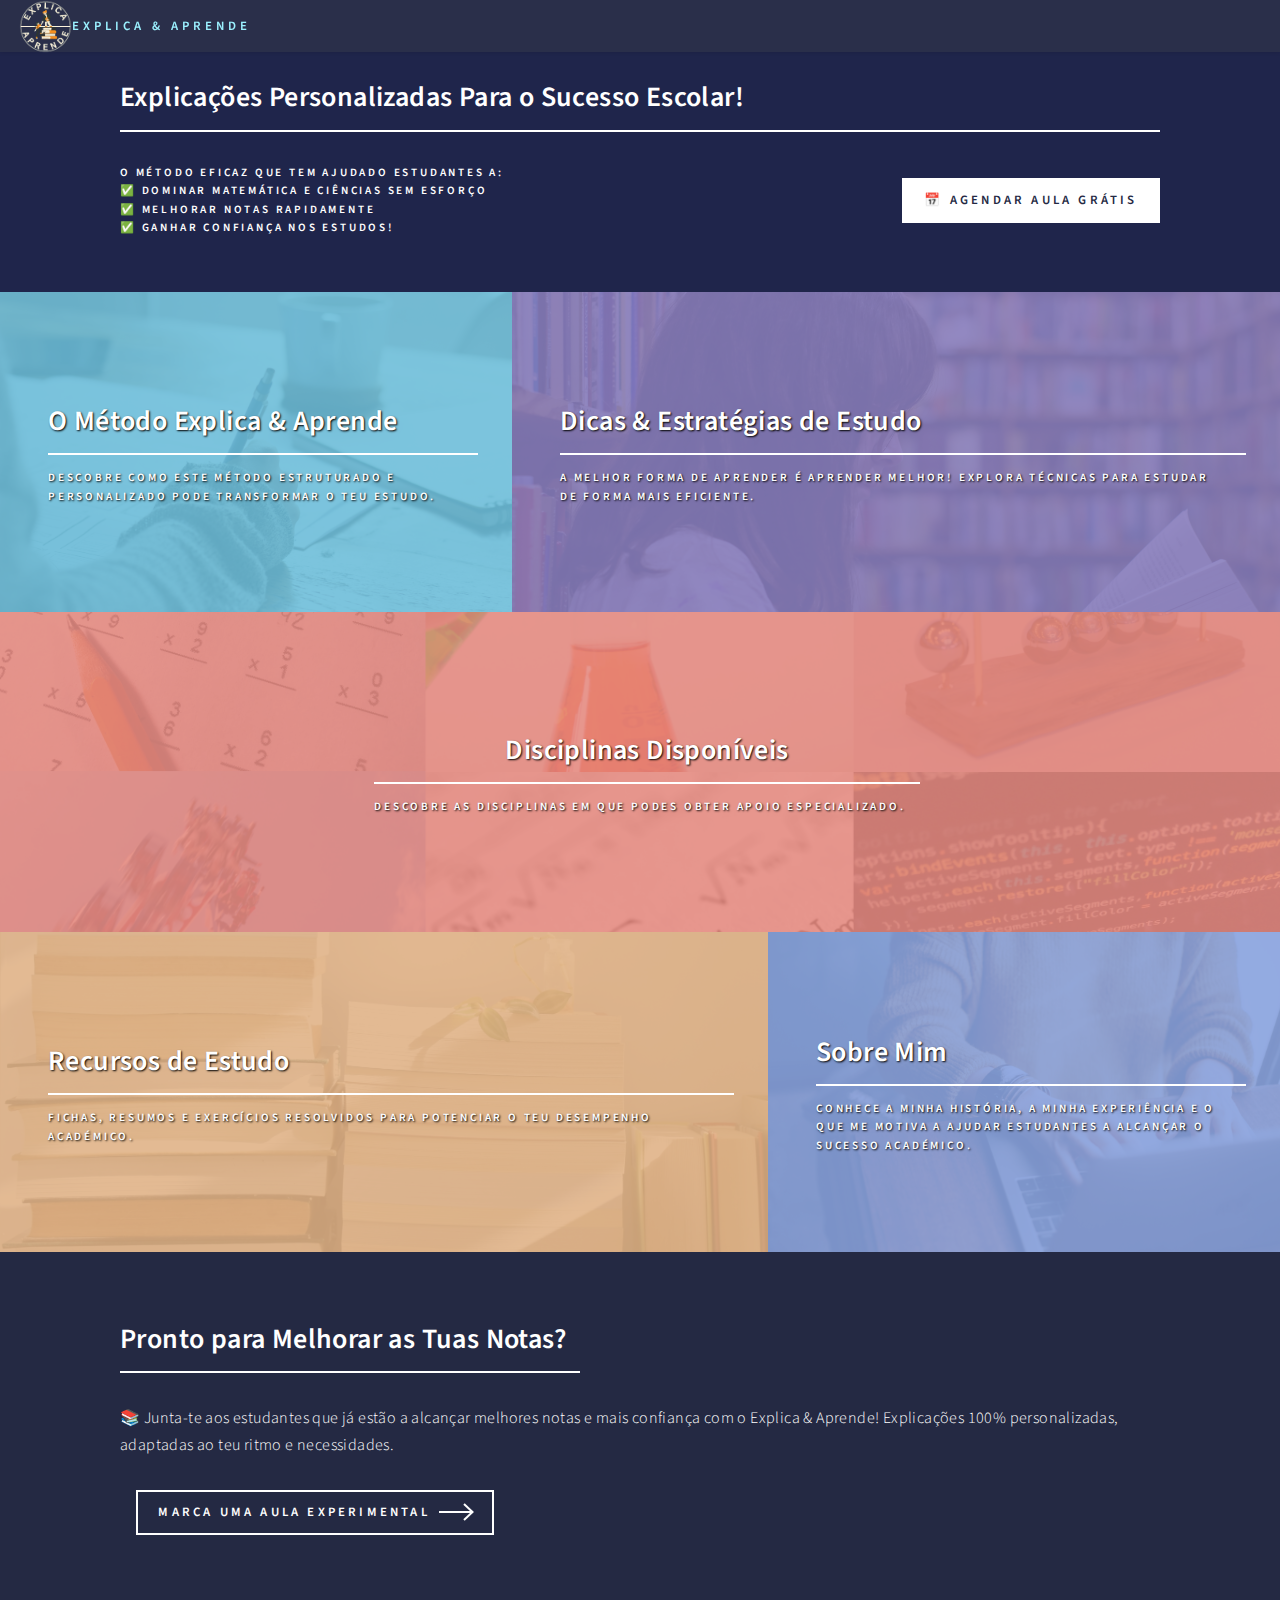
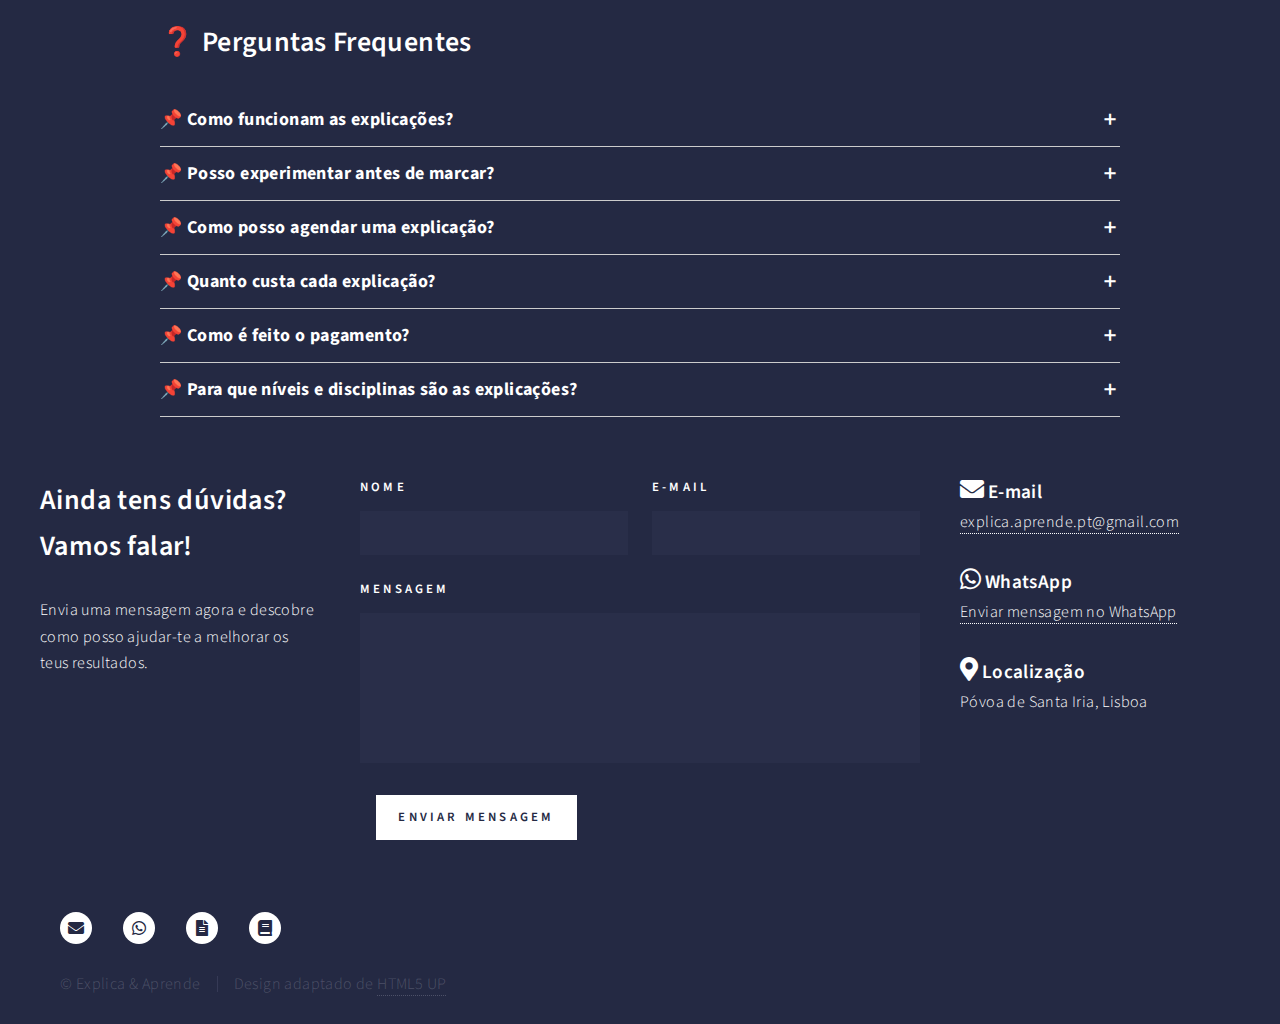
<file: index.html>
<!DOCTYPE html>
<html lang="pt"> 
<head>
    <title>Explica & Aprende - Explicações para Melhorar as Tuas Notas</title>
    
    <!-- SEO Básico -->
    <meta charset="utf-8" />
    <meta name="viewport" content="width=device-width, initial-scale=1">
    <meta name="description" content="Sobe as tuas notas com explicações online personalizadas! Aprende de forma eficaz com métodos comprovados. Marca a tua aula experimental gratuita hoje!" />
    <meta name="keywords" content="explicações online, estudar melhor, subir notas, método de estudo, ensino eficaz" />
    <meta name="author" content="Margarida Rodrigues" />
    
    <!-- Redes Sociais (Open Graph + Twitter) -->
    <meta property="og:title" content="Explica & Aprende - Explicações e Métodos Eficazes" />
    <meta property="og:description" content="Explicações personalizadas para estudantes que querem subir as notas rapidamente!" />
    <meta property="og:image" content="https://m-arsr.github.io/explica-aprende/images/og-logo.png" /> 
    <meta property="og:url" content="https://m-arsr.github.io/explica-aprende/" />
    <meta name="twitter:card" content="summary_large_image" />

    <!-- Favicon -->
    <link rel="icon" type="image/png" href="images/logo.png" />

    <!-- Estilos -->
    <link rel="stylesheet" href="assets/css/main.css" />
    <noscript><link rel="stylesheet" href="assets/css/noscript.css" /></noscript>

    <!-- Google Fonts (versão simplificada) -->
    <link rel="preconnect" href="https://fonts.googleapis.com">
    <link rel="stylesheet" href="https://fonts.googleapis.com/css2?family=Inter:wght@400;700&display=swap">

    <!-- Schema.org (corrigido) -->
    <script type="application/ld+json">
    {
        "@context": "https://schema.org",
        "@type": "EducationalOrganization",
        "name": "Explica & Aprende",
        "url": "https://m-arsr.github.io/explica-aprende/",
        "logo": "https://m-arsr.github.io/explica-aprende/images/logo.png",
        "description": "Explicações personalizadas para estudantes que querem subir as notas rapidamente!",
        "email": "explica.aprende.pt@gmail.com"
    }
    </script>
</head>


	<body class="is-preload">
		<!-- Wrapper -->
		<div id="wrapper">

			<!-- Header UPDATED -->
			<header id="header">
				<a href="index.html" class="logo">
					<img src="images/logo escuro sem fundo.png" alt="Explica & Aprende" style="height: 53px;">
					<span class="logo-text">Explica   &amp;   Aprende</span>
					<!-- <nav>
						<a href="#menu">Menu</a>
					</nav> -->
				</a>
			</header>
			
			<!-- Menu -->
			<!-- <nav id="menu">
				<ul class="links">
					<li><a href="index.html">Home</a></li>
					<li><a href="landing.html">Landing</a></li>
					<li><a href="generic.html">Generic</a></li>
					<li><a href="elements.html">Elements</a></li>
				</ul>
				<ul class="actions stacked">
					<li><a href="#" class="button primary fit">Get Started</a></li>
					<li><a href="#" class="button fit">Log In</a></li>
				</ul>
			</nav> -->



			<!-- Banner UPDATED -->
			<section id="banner" class="major">
				<div class="inner">
					<header class="major">
						<h2>Explicações Personalizadas Para o Sucesso Escolar!</h2>
					</header>
					<div class="content">
						<p>O método eficaz que tem ajudado estudantes a:<br>
						✅ Dominar matemática e ciências sem esforço<br>
						✅ Melhorar notas rapidamente<br>
						✅ Ganhar confiança nos estudos!</p>
						<ul class="actions">
							<li><a href="agendar.html" class="button primary cta">📅 Agendar Aula Grátis</a></li>
						</ul>
					</div>
				</div>
			</section>
			


<!-- Main -->
<div id="main">

    <!-- One -->
    <section id="one" class="tiles">

        <article style="width:40%">
            <span class="image">
                <img src="images/metodo.jpg" alt="Método Explica & Aprende" />
            </span>
            <header class="major">
                <h3><a href="metodo.html" class="link link-border">O Método Explica & Aprende</a></h3>
                <p class="link-border">Descobre como este método estruturado e personalizado pode transformar o teu estudo.</p>
            </header>
        </article>

        <article style="width:60%">
            <span class="image">
                <img src="images/blog.jpg" alt="Dicas de estudo para melhorar o desempenho escolar" />
            </span>
            <header class="major">
                <h3><a href="blog.html" class="link link-border">Dicas & Estratégias de Estudo</a></h3>
                <p class="link-border">A melhor forma de aprender é aprender melhor! Explora técnicas para estudar de forma mais eficiente.</p>
            </header>
        </article>

		<article class="full-width">
			<span class="image">
				<img src="images/capa.png" alt="Disciplinas Disponíveis" />
			</span>
			<header class="major">
				<h3><a href="disciplinas.html" class="link link-border">Disciplinas Disponíveis</a></h3>
				<p class="link-border">Descobre as disciplinas em que podes obter apoio especializado.</p>
			</header>
		</article>

		<article style="width:60%">
			<span class="image">
				<img src="images/recursos.jpg" alt="Recursos para Alunos" />
			</span>
			<header class="major">
				<h3><a href="construcao.html" class="link link-border">Recursos de Estudo</a></h3>
				<p class="link-border">Fichas, resumos e exercícios resolvidos para potenciar o teu desempenho académico.</p>
			</header>
		</article>

		<article style="width:40%">
			<span class="image">
				<img src="images/sobre-mim.jpg" alt="Sobre Mim" />
			</span>
			<header class="major">
				<h3><a href="sobre-mim.html" class="link link-border">Sobre Mim</a></h3>
				<p class="link-border">Conhece a minha história, a minha experiência e o que me motiva a ajudar estudantes a alcançar o sucesso académico.</p>
			</header>
		</article>
    </section>
</div>




		<!-- Two -->
			<!-- Secção de Destaque -->
			<section id="two">
				<div class="inner">
					<header class="major">
						<h2>Pronto para Melhorar as Tuas Notas?</h2>
					</header>
					<p>📚 Junta-te aos estudantes que já estão a alcançar melhores notas e mais confiança com o Explica & Aprende!  
						Explicações 100% personalizadas, adaptadas ao teu ritmo e necessidades.  
						</p>
					<ul class="actions">
						<li><a href="agendar.html" class="button next">Marca uma Aula Experimental</a></li>
					</ul>
				</div>
			</section>


	</div>





	<div class="faq-container">
		<h2>❓ Perguntas Frequentes</h2>
	
		<div class="faq-item">
			<div class="faq-question">📌 Como funcionam as explicações?</div>
			<div class="faq-answer">
				As explicações podem ser <strong>online</strong> ou <strong>presenciais</strong>. As online são realizadas através de plataformas como Zoom ou Google Meet. As presenciais decorrem num espaço próprio, acolhedor e preparado para o estudo. Em ambos os casos, o acompanhamento é <strong>individualizado</strong> e <strong>adaptado ao teu ritmo</strong>.
			</div>
		</div>
	
		<div class="faq-item">
			<div class="faq-question">📌 Posso experimentar antes de marcar?</div>
			<div class="faq-answer">
				Sim! Podes agendar uma <strong>aula experimental gratuita</strong> e conhecer o método sem compromisso.
			</div>
		</div>
	
		<div class="faq-item">
			<div class="faq-question">📌 Como posso agendar uma explicação?</div>
			<div class="faq-answer">
				Basta enviar um e-mail, preencher o <strong>formulário de contacto</strong> ou enviar uma <strong>mensagem via WhatsApp</strong>. A resposta é rápida!
			</div>
		</div>
	
		<div class="faq-item">
			<div class="faq-question">📌 Quanto custa cada explicação?</div>
			<div class="faq-answer">
				O valor depende da disciplina, nível de ensino e duração da sessão. Para receber uma proposta personalizada, entra em contacto.
			</div>
		</div>
	
		<div class="faq-item">
			<div class="faq-question">📌 Como é feito o pagamento?</div>
			<div class="faq-answer">
				<p>Existem várias opções práticas e seguras:</p>
				<ul>
					<li>Transferência bancária</li>
					<li>MB Way</li>
					<li>Pagamento em dinheiro (aulas presenciais)</li>
				</ul>
			</div>
		</div>
	
		<div class="faq-item">
			<div class="faq-question">📌 Para que níveis e disciplinas são as explicações?</div>
			<div class="faq-answer">
				As explicações são para <strong>Ensino Básico e Secundário</strong>, em disciplinas como <strong>Matemática, Física, Química</strong>, entre outras. Também inclui cursos <strong>Científico-Humanísticos</strong> e <strong>Profissionais</strong> como Turismo e Gestão.
			</div>
		</div>
	</div>
	

<script>
	document.querySelectorAll(".faq-question").forEach(item => {
		item.addEventListener("click", () => {
			const answer = item.nextElementSibling;
			const isActive = item.classList.contains("active");

			// Fecha todas as respostas
			document.querySelectorAll(".faq-answer").forEach(ans => ans.style.display = "none");
			document.querySelectorAll(".faq-question").forEach(q => q.classList.remove("active"));

			// Abre a resposta clicada se não estiver ativa
			if (!isActive) {
				answer.style.display = "block";
				item.classList.add("active");
			}
		});
	});
</script>

</body>
</html>
					



<!-- Formulário de Contacto Ajustado -->
<section class="contact-container">
    <div class="contact-text">
        <h2>Ainda tens dúvidas?<br>Vamos falar!</h2>
        <p>Envia uma mensagem agora e descobre como posso ajudar-te a melhorar os teus resultados.</p>
    </div>
    <form method="post" action="https://formsubmit.co/explica.aprende.pt@gmail.com" class="contact-form">
        <div class="fields">
            <div class="field half">
                <label for="name">Nome</label>
                <input type="text" name="name" id="name" required />
            </div>
            <div class="field half">
                <label for="email">E-mail</label>
                <input type="email" name="email" id="email" required />
            </div>
            <div class="field">
                <label for="message">Mensagem</label>
                <textarea name="message" id="message" rows="6" required style="resize: none; overflow-y: auto;"></textarea>
            </div>
        </div>
        <ul class="actions">
            <li><input type="submit" value="Enviar Mensagem" class="primary" /></li>
            <!-- <li><input type="reset" value="Limpar" /></li> -->
        </ul>
    </form>
    <div class="contact-info">
        <div>
            <i class="fas fa-envelope" style="font-size: 1.5em;"></i> <strong style="font-size: 1.2em;">E-mail</strong>
            <p><a href="mailto:explica.aprende.pt@gmail.com">explica.aprende.pt@gmail.com</a></p>
        </div>
        <div>
            <i class="fab fa-whatsapp" style="font-size: 1.5em;"></i> <strong style="font-size: 1.2em;">WhatsApp</strong>
            <p><a href="https://wa.me/351961199764">Enviar mensagem no WhatsApp</a></p>
        </div>
        <div>
            <i class="fas fa-map-marker-alt" style="font-size: 1.5em;"></i> <strong style="font-size: 1.2em;">Localização</strong>
            <p>Póvoa de Santa Iria, Lisboa</p>
        </div>
    </div>
</section>


		<!-- Footer -->
		<footer id="footer">
			<div class="inner">
				<ul class="icons">
					<li><a href="mailto:explica.aprende.pt@gmail.com" class="icon solid alt fa-envelope"><span class="label">E-mail</span></a></li>
					<li><a href="https://wa.me/351961199764" class="icon brands alt fa-whatsapp"><span class="label">WhatsApp</span></a></li>
					<li><a href="termos.html" class="icon solid alt fa-file-alt"><span class="label">Termos e Condições</span></a></li>
					<li><a href="recursos.html" class="icon solid alt fa-book"><span class="label">Recursos</span></a></li>
				</ul>
				<ul class="copyright">
					<li>&copy; Explica & Aprende</li>
					<li>Design adaptado de <a href="https://html5up.net">HTML5 UP</a></li>
				</ul>
			</div>
		</footer>

	</div>

		<!-- Scripts -->
			<script src="assets/js/jquery.min.js"></script>
			<script src="assets/js/jquery.scrolly.min.js"></script>
			<script src="assets/js/jquery.scrollex.min.js"></script>
			<script src="assets/js/browser.min.js"></script>
			<script src="assets/js/breakpoints.min.js"></script>
			<script src="assets/js/util.js"></script>
			<script src="assets/js/main.js"></script>
			<script src="assets/js/main.js" defer></script>


	</body>
</html>
</file>
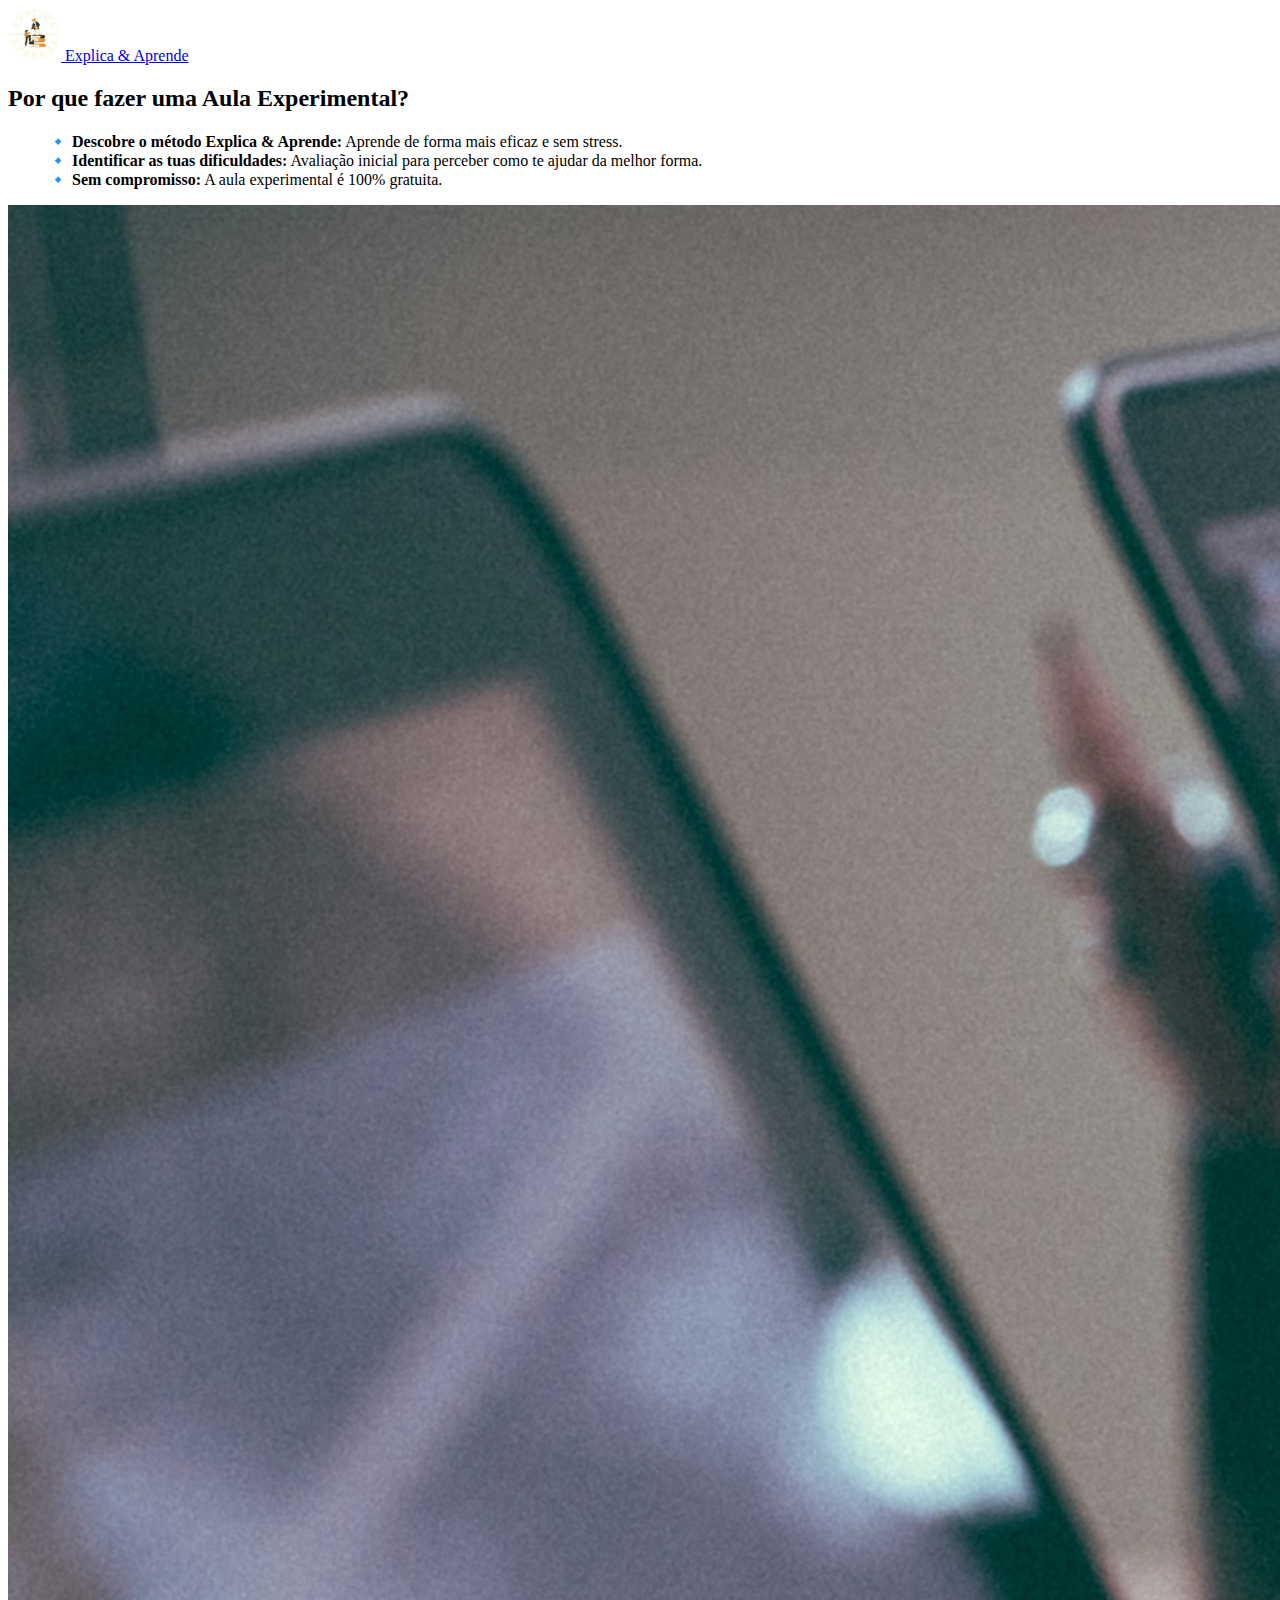
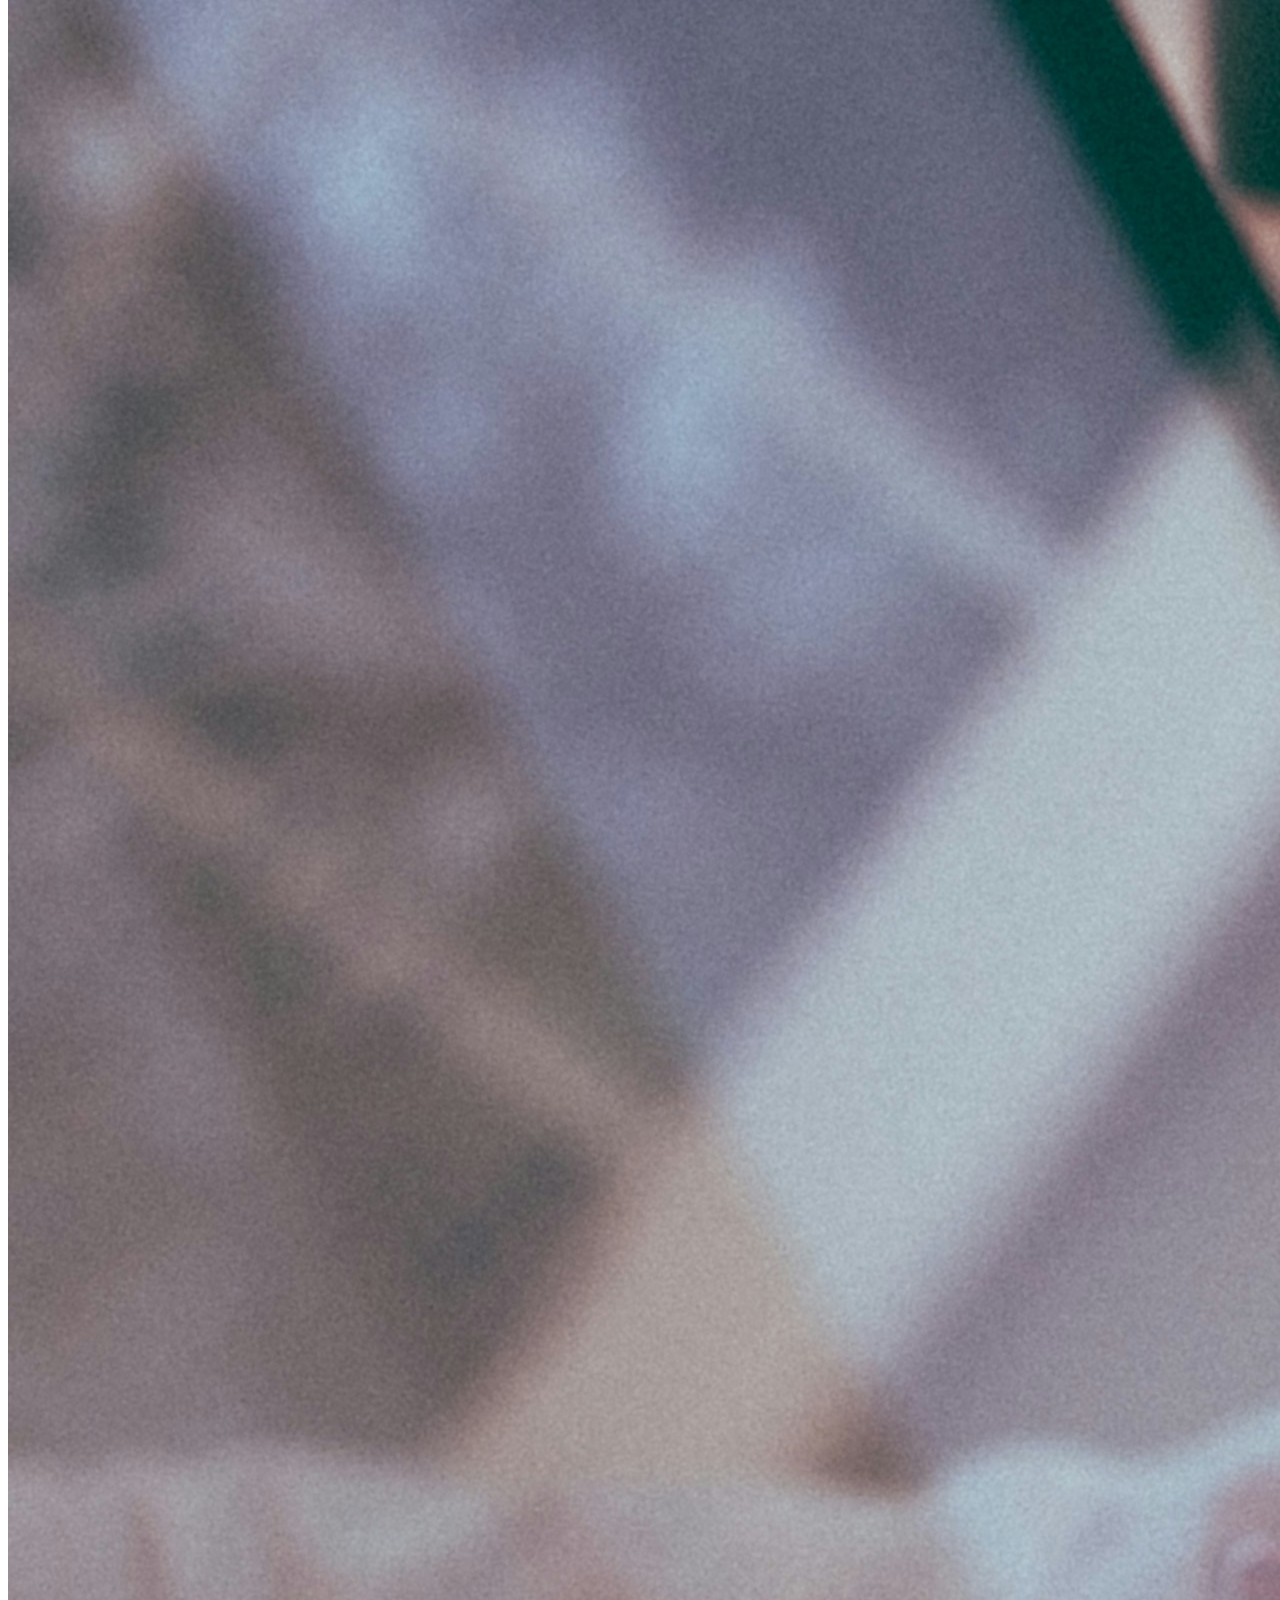
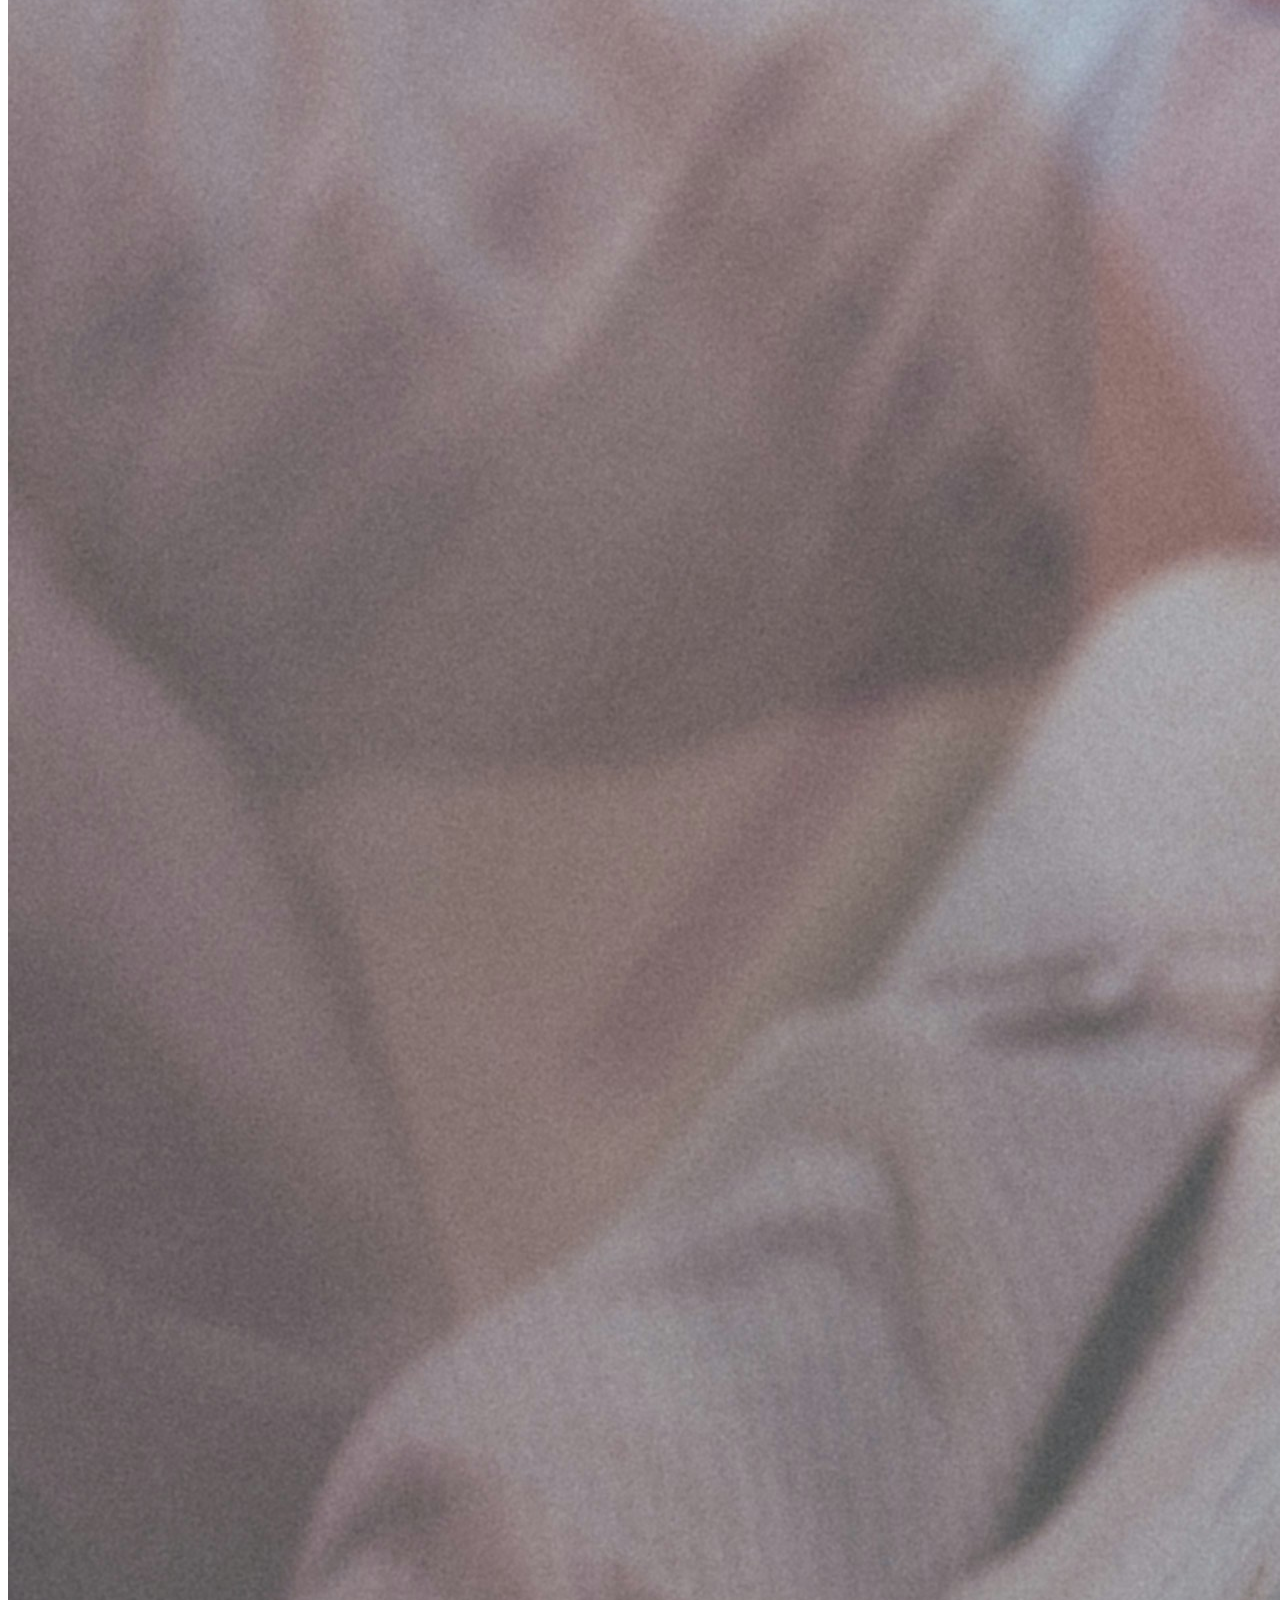
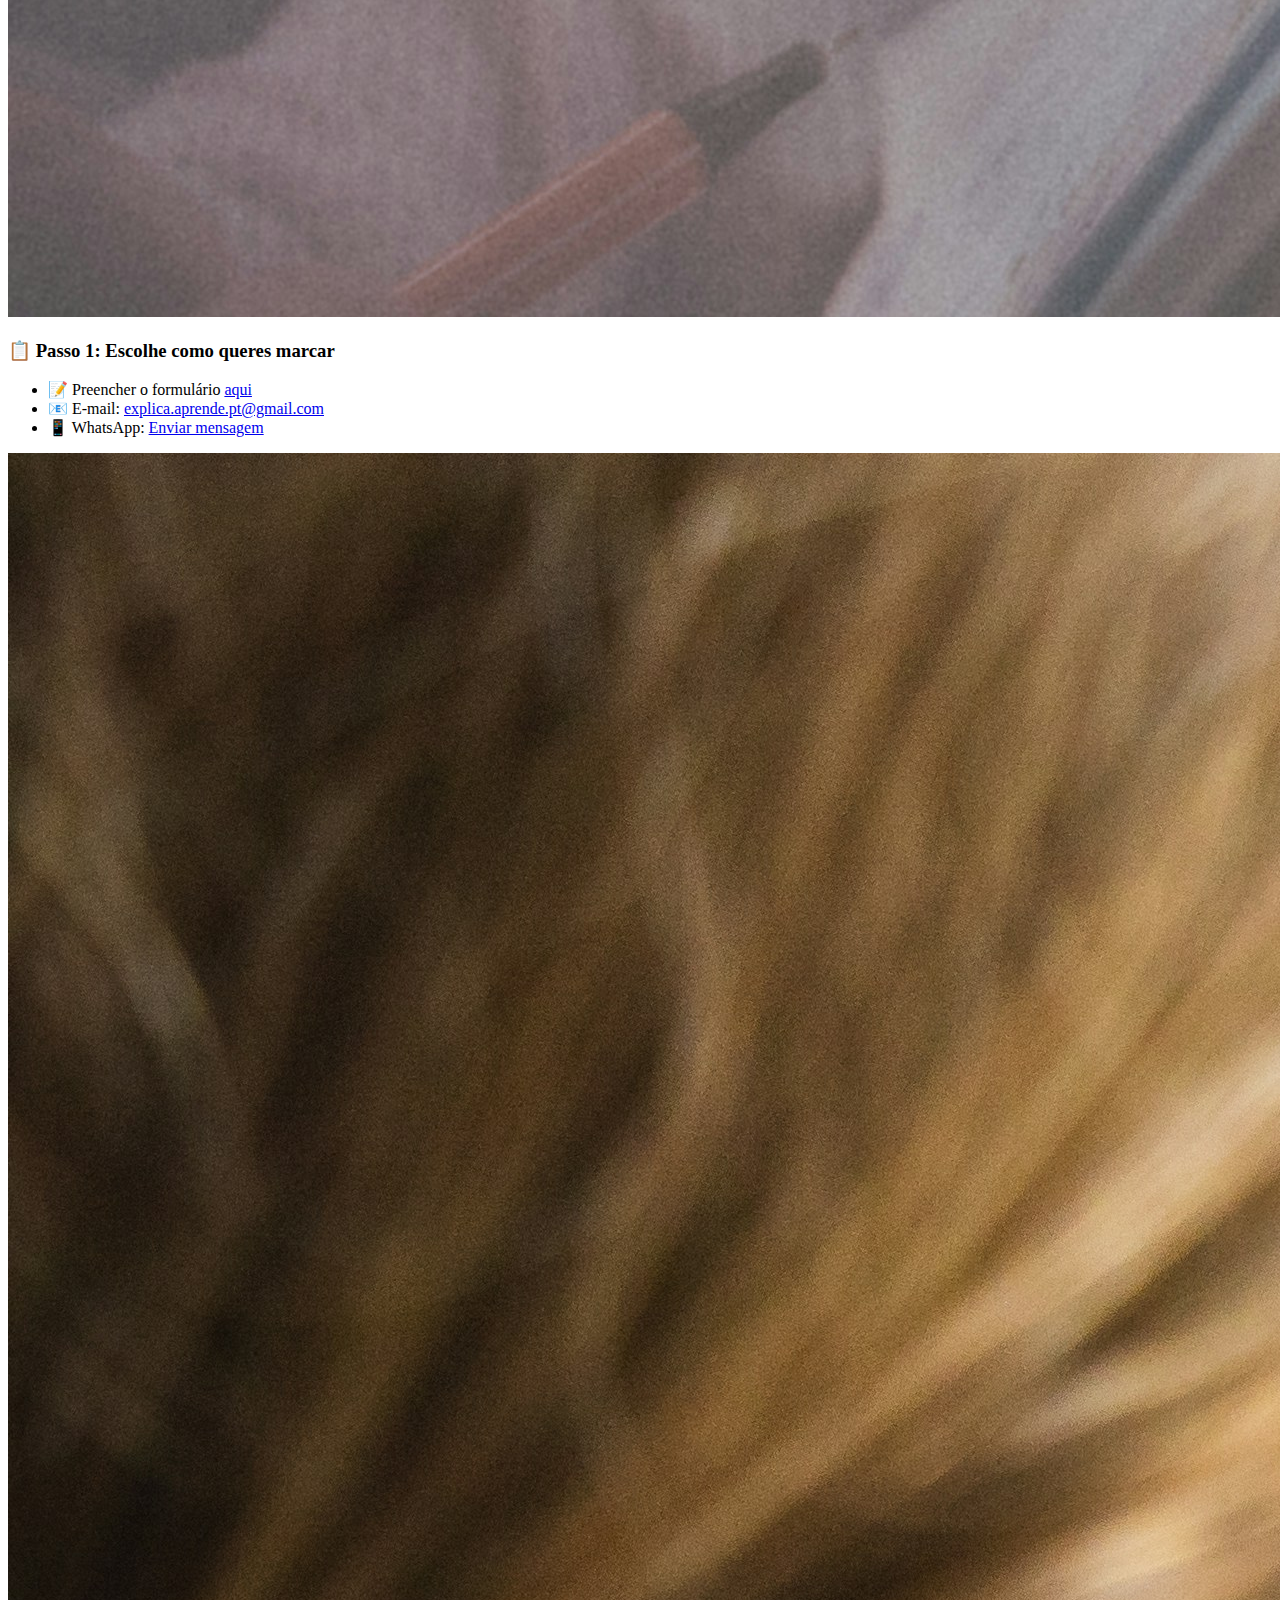
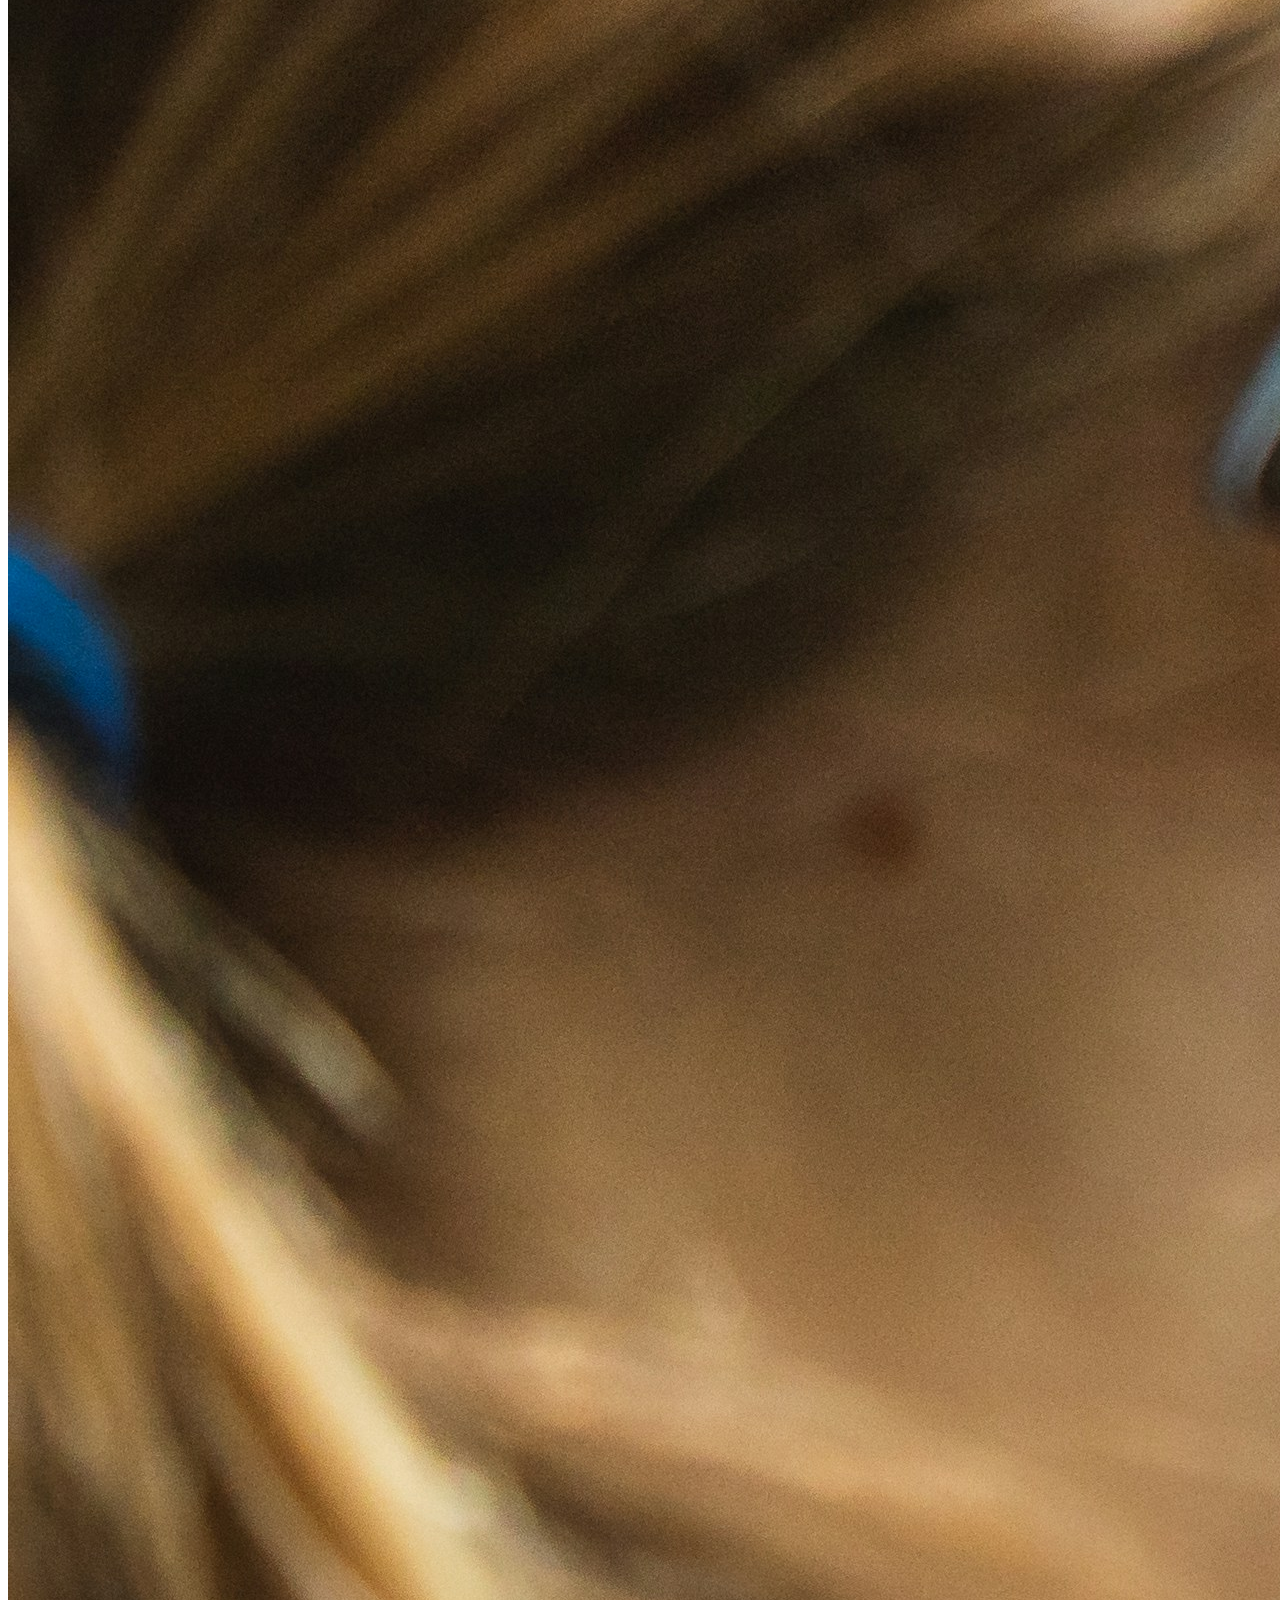
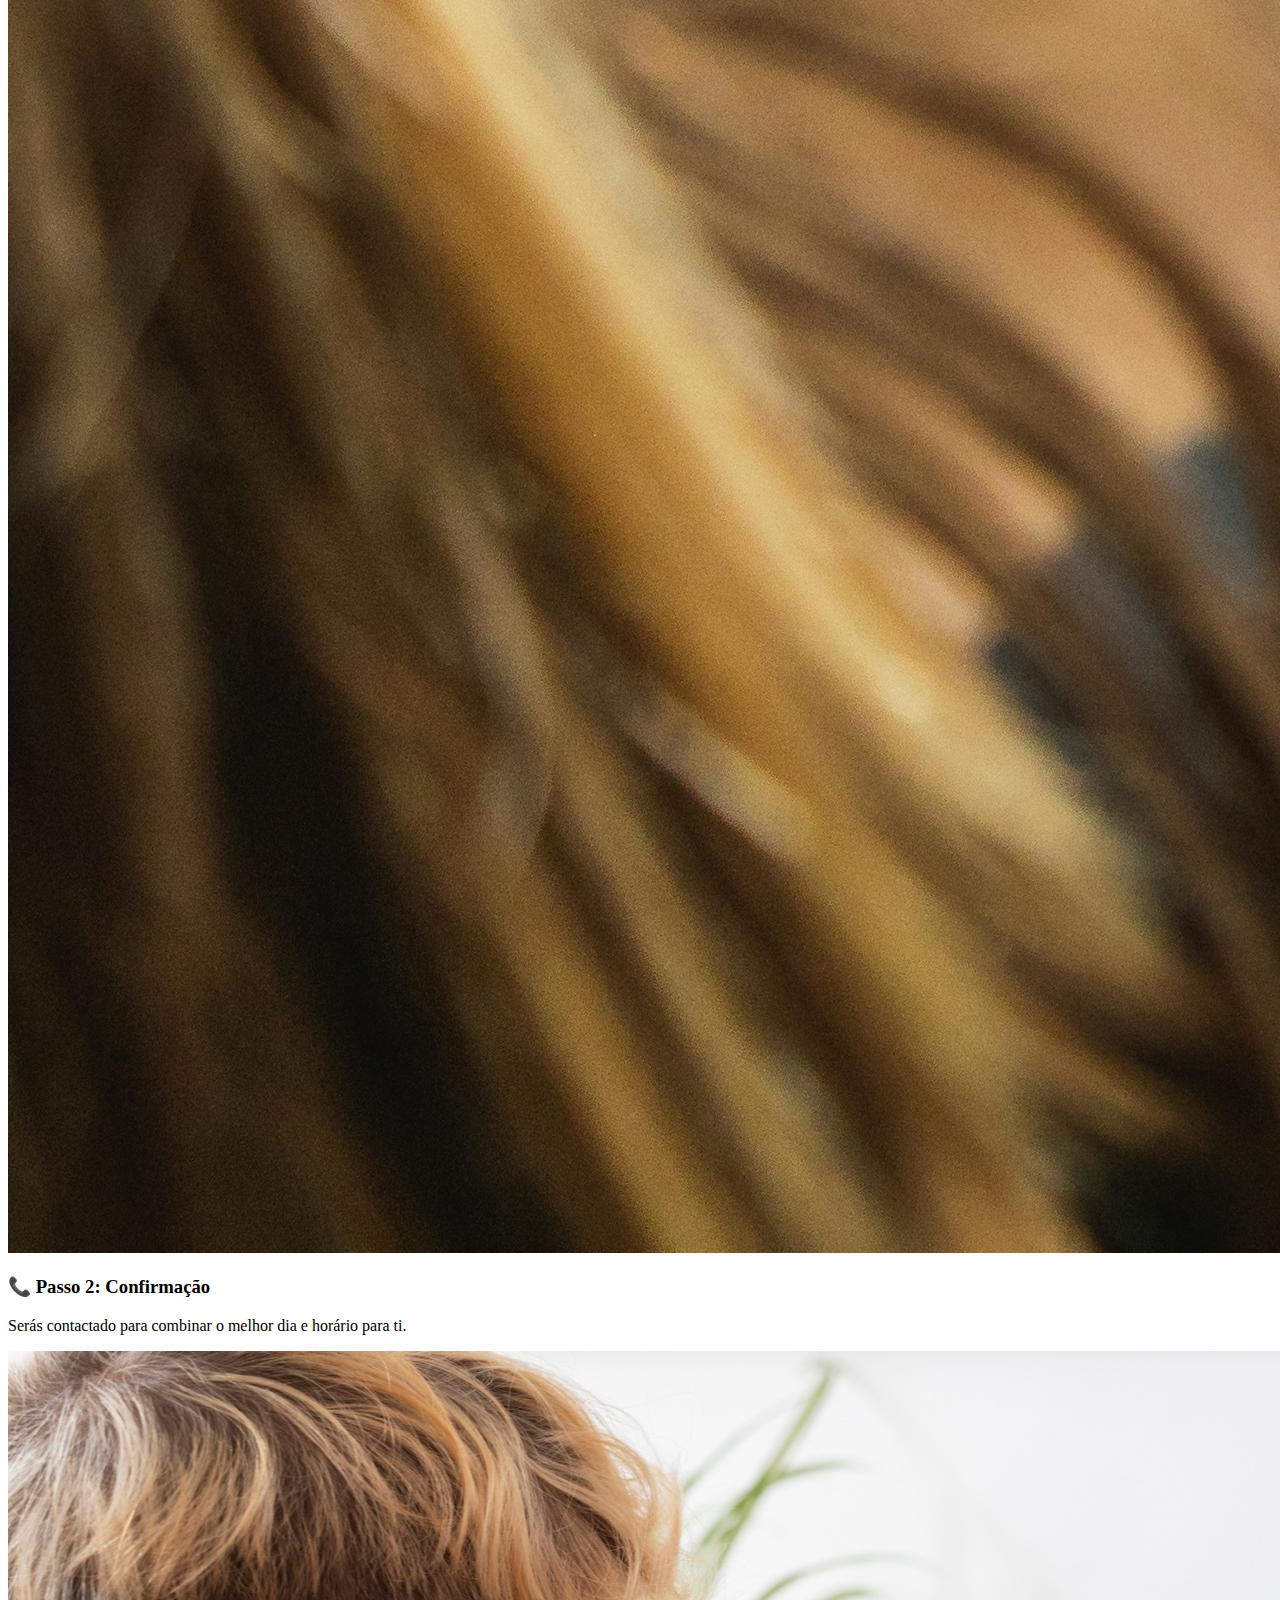
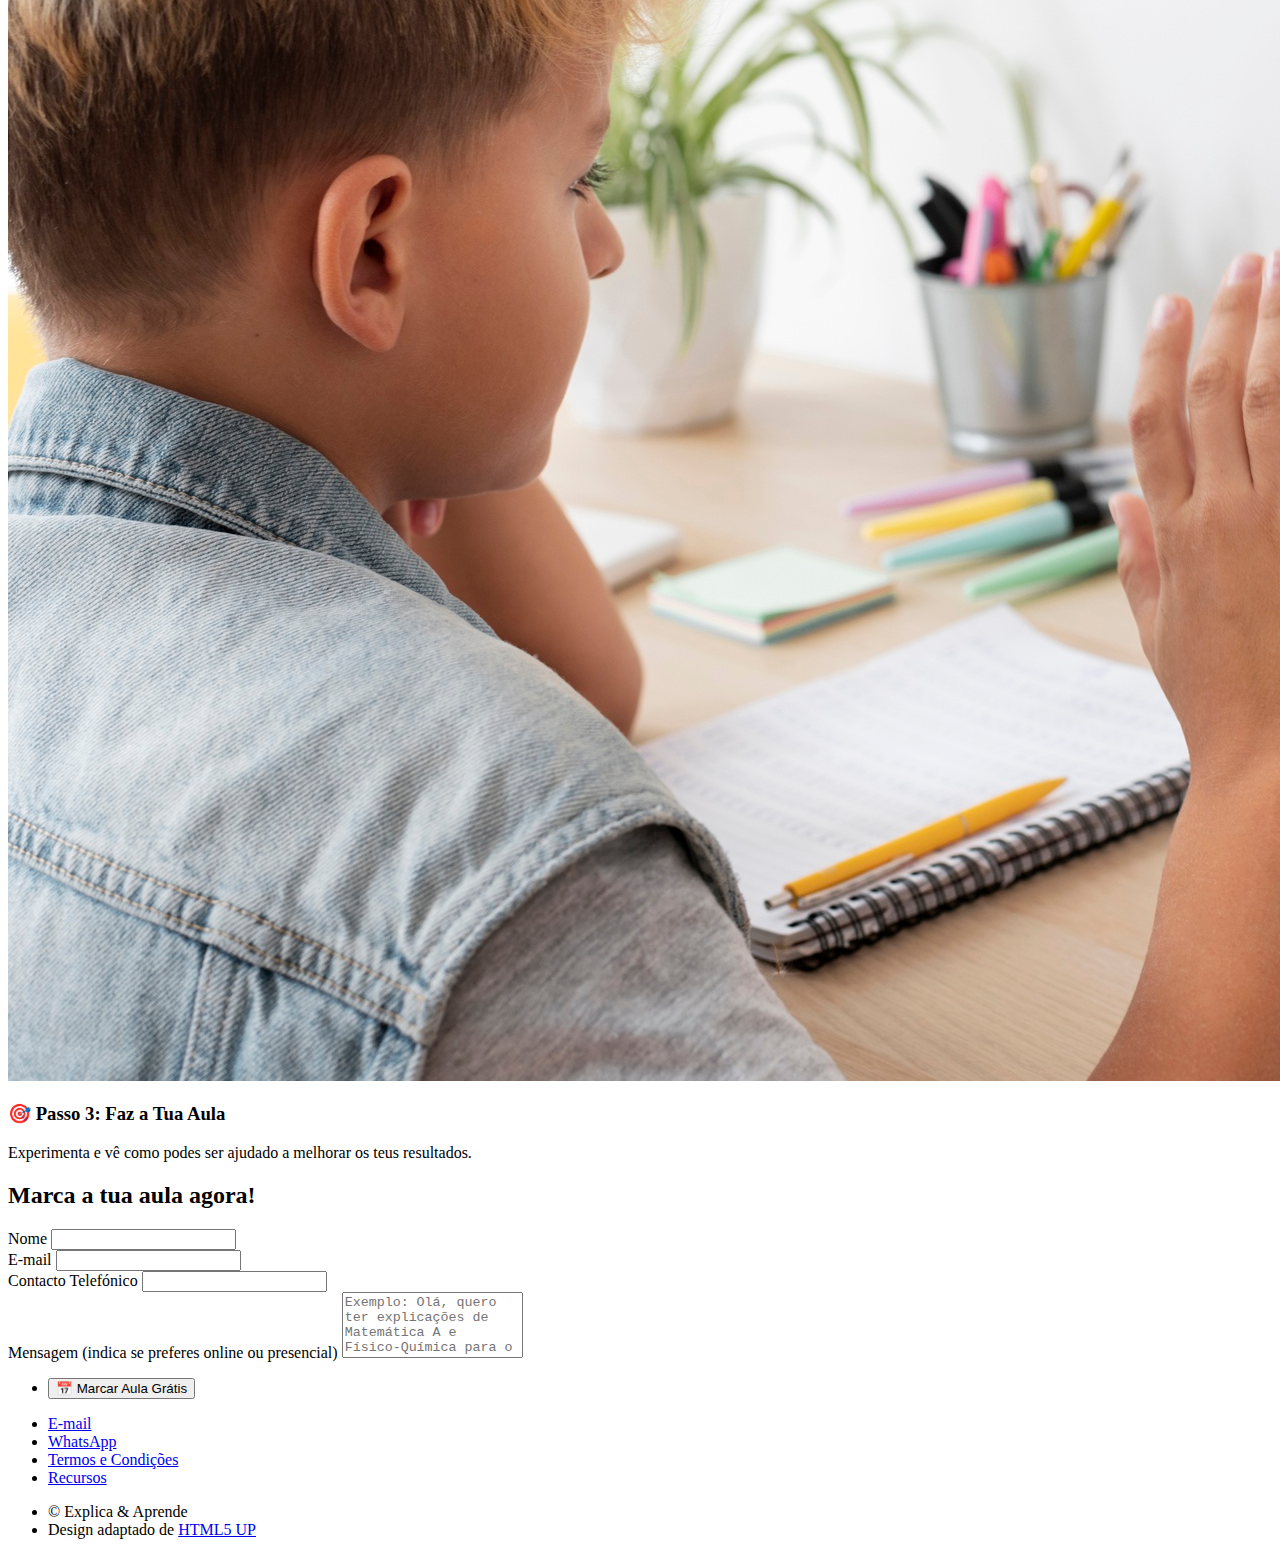
<file: agendar.html>
<!DOCTYPE html>
<html lang="pt">
<head>
		<title>Aula Experimental Gratuita de Explicações em Lisboa | Explica & Aprende</title>
		<meta charset="utf-8">
		<meta name="viewport" content="width=device-width, initial-scale=1">
		<meta name="description" content="Experimenta o método de explicações com 1 aula grátis em Lisboa ou online. Resultados comprovados para estudantes do básico ao ensino superior.">
		<meta name="keywords" content="aula experimental matemática lisboa, explicações grátis física química, método estudo eficaz lisboa">
		
		<!-- Open Graph -->
		<meta property="og:title" content="Melhora as tuas notas rapidamente.">
		<meta property="og:description" content="Experiments explicações personalizadas sem compromisso.">
		<meta property="og:image" content="https://m-arsr.github.io/explica-aprende/images/og-image.png">
		<meta property="og:url" content="https://m-arsr.github.io/explica-aprende/agendar.html">
	</head>
	<body class="is-preload">
		<!-- Wrapper -->
		<div id="wrapper">

			<!-- Header -->
			<header id="header">
				<a href="index.html" class="logo">
					<img src="images/logo escuro sem fundo.png" alt="Explica & Aprende" style="height: 53px;">
					<span class="logo-text">Explica   &amp;   Aprende</span>
				</a>
			</header>

			<!-- Banner -->
			<!-- <section id="banner" class="style2" style="background-image: url('images/aula-experimental-banner.jpg'); background-size: cover; background-position: center;">
				<div class="inner">
					<header class="major">
						<h1>📅 Marca uma Aula Experimental Grátis!</h1>
					</header>
					<div class="content">
						<p>Experimenta sem compromisso e descobre como podemos ajudar-te a alcançar melhores resultados nos estudos.</p>
					</div>
				</div>
			</section> -->

			<!-- Main -->
			<div id="main">

				<!-- Porque fazer uma Aula Experimental? -->
				<section id="one">
					<div class="inner">
						<header class="major">
							<h2>Por que fazer uma Aula Experimental?</h2>
						</header>
						<ul>
							<p>🔹 <b>Descobre o método Explica & Aprende:</b> Aprende de forma mais eficaz e sem stress.<br>
							🔹 <b>Identificar as tuas dificuldades:</b> Avaliação inicial para perceber como te ajudar da melhor forma.<br>
							🔹 <b>Sem compromisso:</b> A aula experimental é 100% gratuita.<p>
						</ul>
					</div>
				</section>

				<!-- Como Funciona? -->
				<section class="spotlights">
					
					<!-- Passo 1 -->
					<section>
						<a href="#" class="image" id="imagemMax">
							<img src="images/passo1.jpg" alt="Passo 1 - Escolhe como queres marcar" data-position="center center" />
						</a>
						<div class="content">
							<div class="inner">
								<header class="major">
									<h3>📋 Passo 1: Escolhe como queres marcar</h3>
								</header>
								<!-- <p>Podes preencher o <a href="#cta">formulário abaixo</a> ou entrar em contacto diretamente:</p> -->
								<ul>
									<li>📝 Preencher o formulário <a href="#cta">aqui</a> </li>
									<li>📧 E-mail: <a href="mailto:explica.aprende.pt@gmail.com">explica.aprende.pt@gmail.com</a></li>
									<li>📱 WhatsApp: <a href="https://wa.me/351961199764">Enviar mensagem</a></li>
								</ul>
							</div>
						</div>
					</section>

					<!-- Passo 2 -->
					<section>
						<a href="#" class="image" id="imagemMax">
							<img src="images/passo2.jpg" alt="Passo 2 - Confirmação" data-position="center center" />
						</a>
						<div class="content">
							<div class="inner">
								<header class="major">
									<h3>📞 Passo 2: Confirmação</h3>
								</header>
								<p>Serás contactado para combinar o melhor dia e horário para ti.</p>
							</div>
						</div>
					</section>

					<!-- Passo 3 -->
					<section>
						<a href="#" class="image" id="imagemMax">
							<img src="images/passo3.jpg" alt="Passo 3 - Experimenta a aula" data-position="center center" />
						</a>
						<div class="content">
							<div class="inner">
								<header class="major">
									<h3>🎯 Passo 3: Faz a Tua Aula</h3>
								</header>
								<p>Experimenta e vê como podes ser ajudado a melhorar os teus resultados.</p>
							</div>
						</div>
					</section>

				</section>

						
				<!-- Formulário -->
				<section id="cta" class="inner">
					<header class="major">
						<h2>Marca a tua aula agora!</h2>
					</header>
					<form id="formulario" method="post" action="https://formsubmit.co/explica.aprende.pt@gmail.com">
						<div class="fields">
							<div class="field half">
								<label for="name">Nome</label>
								<input type="text" name="name" id="name" required />
							</div>
							<div class="field half">
								<label for="email">E-mail</label>
								<input type="email" name="email" id="email" required />
							</div>
							<div class="field half">
								<label for="telefone">Contacto Telefónico</label>
								<input type="tel" name="telefone" id="telefone" required />
							</div>
							<!-- <div class="field">
								<label for="disciplina">Disciplinas</label>
								<div>
									<input type="checkbox" id="matematica" name="disciplina[]" value="Matemática">
									<label for="matematica">Matemática</label><br>
									<input type="checkbox" id="fisica" name="disciplina[]" value="Física">
									<label for="fisica">Física</label><br>
									<input type="checkbox" id="quimica" name="disciplina[]" value="Química">
									<label for="quimica">Química</label><br>
									<input type="checkbox" id="programacao" name="disciplina[]" value="Programação">
									<label for="programacao">Programação</label><br>
									<input type="checkbox" id="estatistica" name="disciplina[]" value="Estatística">
									<label for="estatistica">Estatística</label><br>
								</div>
							</div> -->
							<div class="field">
								<label for="pedido">Mensagem (indica se preferes online ou presencial)</label>
								<textarea name="pedido" id="pedido" rows="4" placeholder="Exemplo: Olá, quero ter explicações de Matemática A e Físico-Química para o 10º ano. Prefiro explicações online. Tenho disponibilidade às terças e quintas-feiras à tarde." required style="resize: none; overflow-y: auto;"></textarea>
							</div>
						</div>
						<ul class="actions">
							<li><input type="submit" value="📅 Marcar Aula Grátis" class="primary" /></li>
						</ul>
					</form>
				</section>
			</div>

				<!-- Testemunhos -->
				<!-- <section id="testemunhos">
					<div class="inner">
						<header class="major">
							<h2>O que dizem os alunos?</h2>
						</header>
						<blockquote>
							<p>📣 "Adorei a aula experimental! Explicações super claras, finalmente percebi Matemática!" – João, 10º ano.</p>
						</blockquote>
						<blockquote>
							<p>📣 "Muito acessível e personalizada! Recomendo a qualquer pessoa que queira melhorar as notas." – Sofia, 12º ano.</p>
						</blockquote>
					</div>
				</section> -->

			</div>

			<!-- Footer -->
			<footer id="footer">
				<div class="inner">
					<ul class="icons">
						<li><a href="mailto:explica.aprende.pt@gmail.com" class="icon solid alt fa-envelope"><span class="label">E-mail</span></a></li>
						<li><a href="https://wa.me/351961199764" class="icon brands alt fa-whatsapp"><span class="label">WhatsApp</span></a></li>
						<li><a href="termos.html" class="icon solid alt fa-file-alt"><span class="label">Termos e Condições</span></a></li>
						<li><a href="recursos.html" class="icon solid alt fa-book"><span class="label">Recursos</span></a></li>
					</ul>
					<ul class="copyright">
						<li>&copy; Explica & Aprende</li>
						<li>Design adaptado de <a href="https://html5up.net">HTML5 UP</a></li>
					</ul>
				</div>
			</footer>

			

		</div>

		<!-- Scripts -->
		<script src="assets/js/jquery.min.js"></script>
		<script src="assets/js/main.js"></script>

	</body>
</html>
</file>
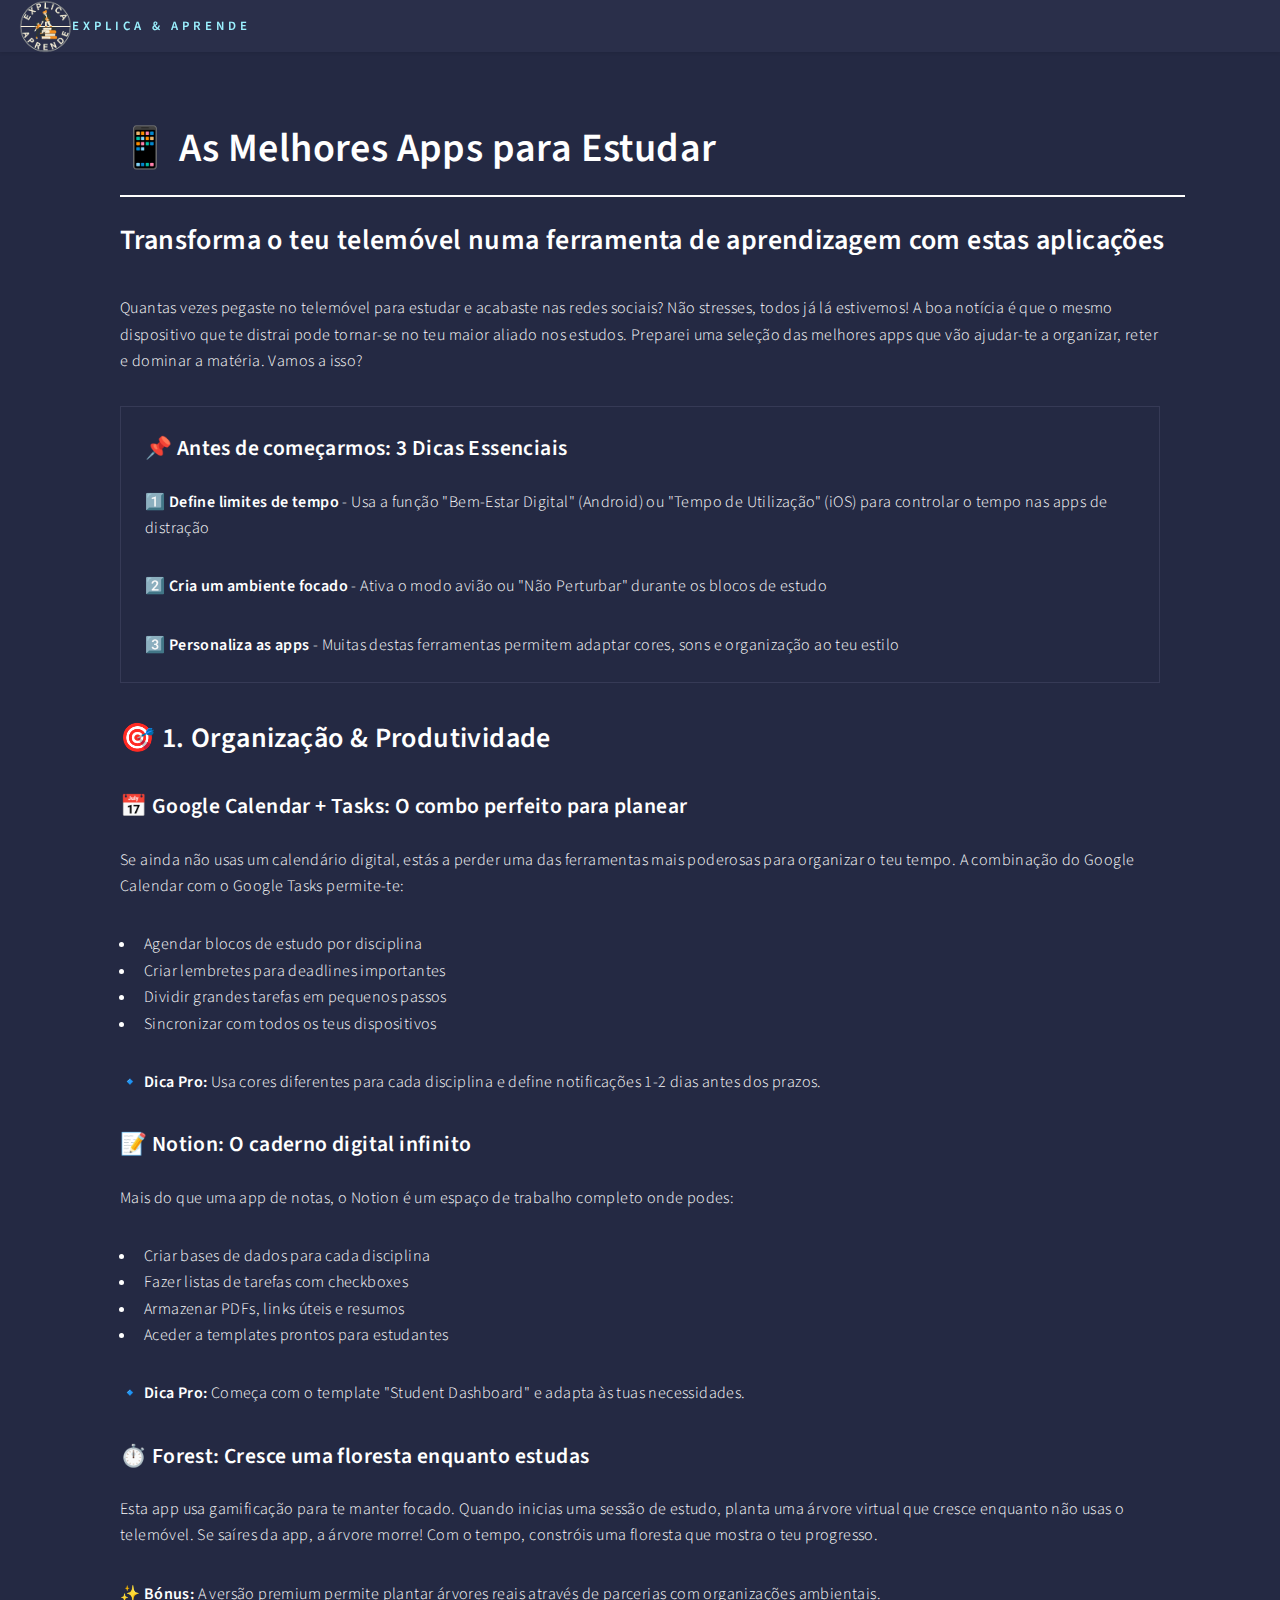
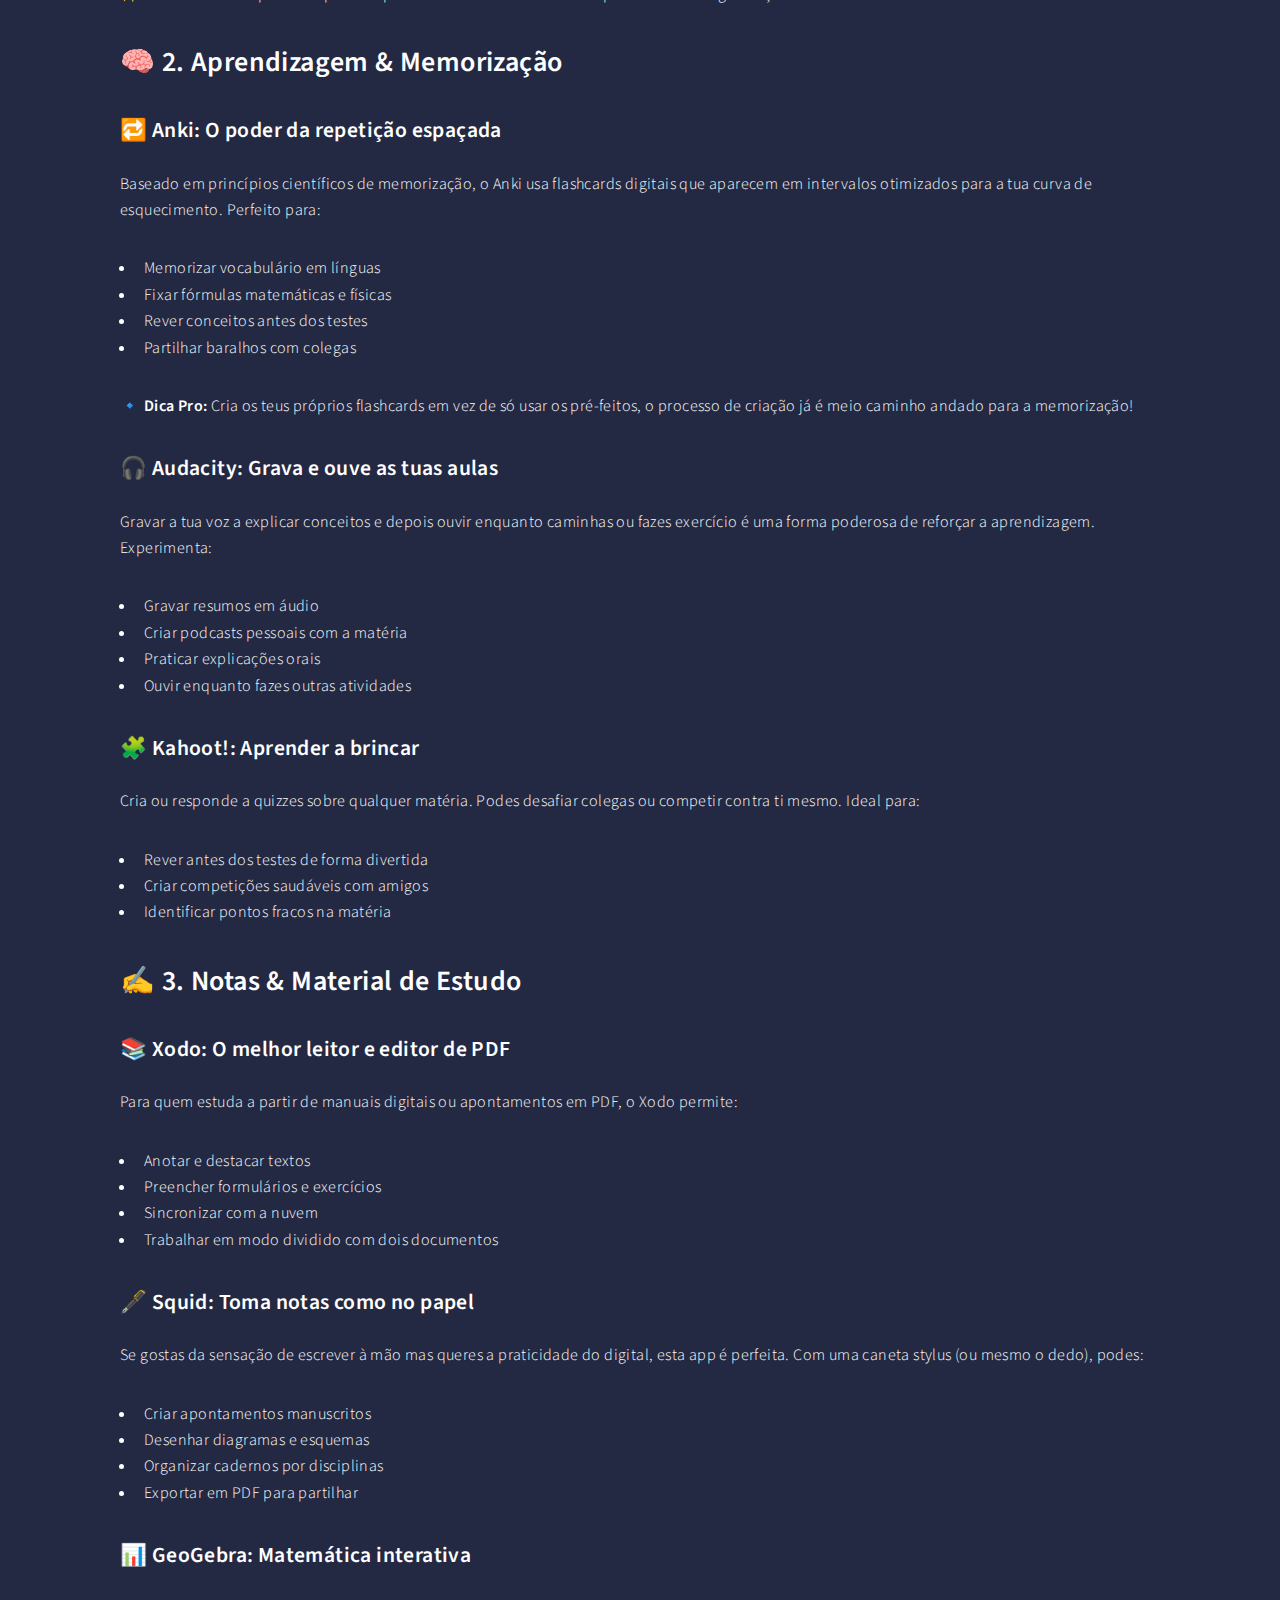
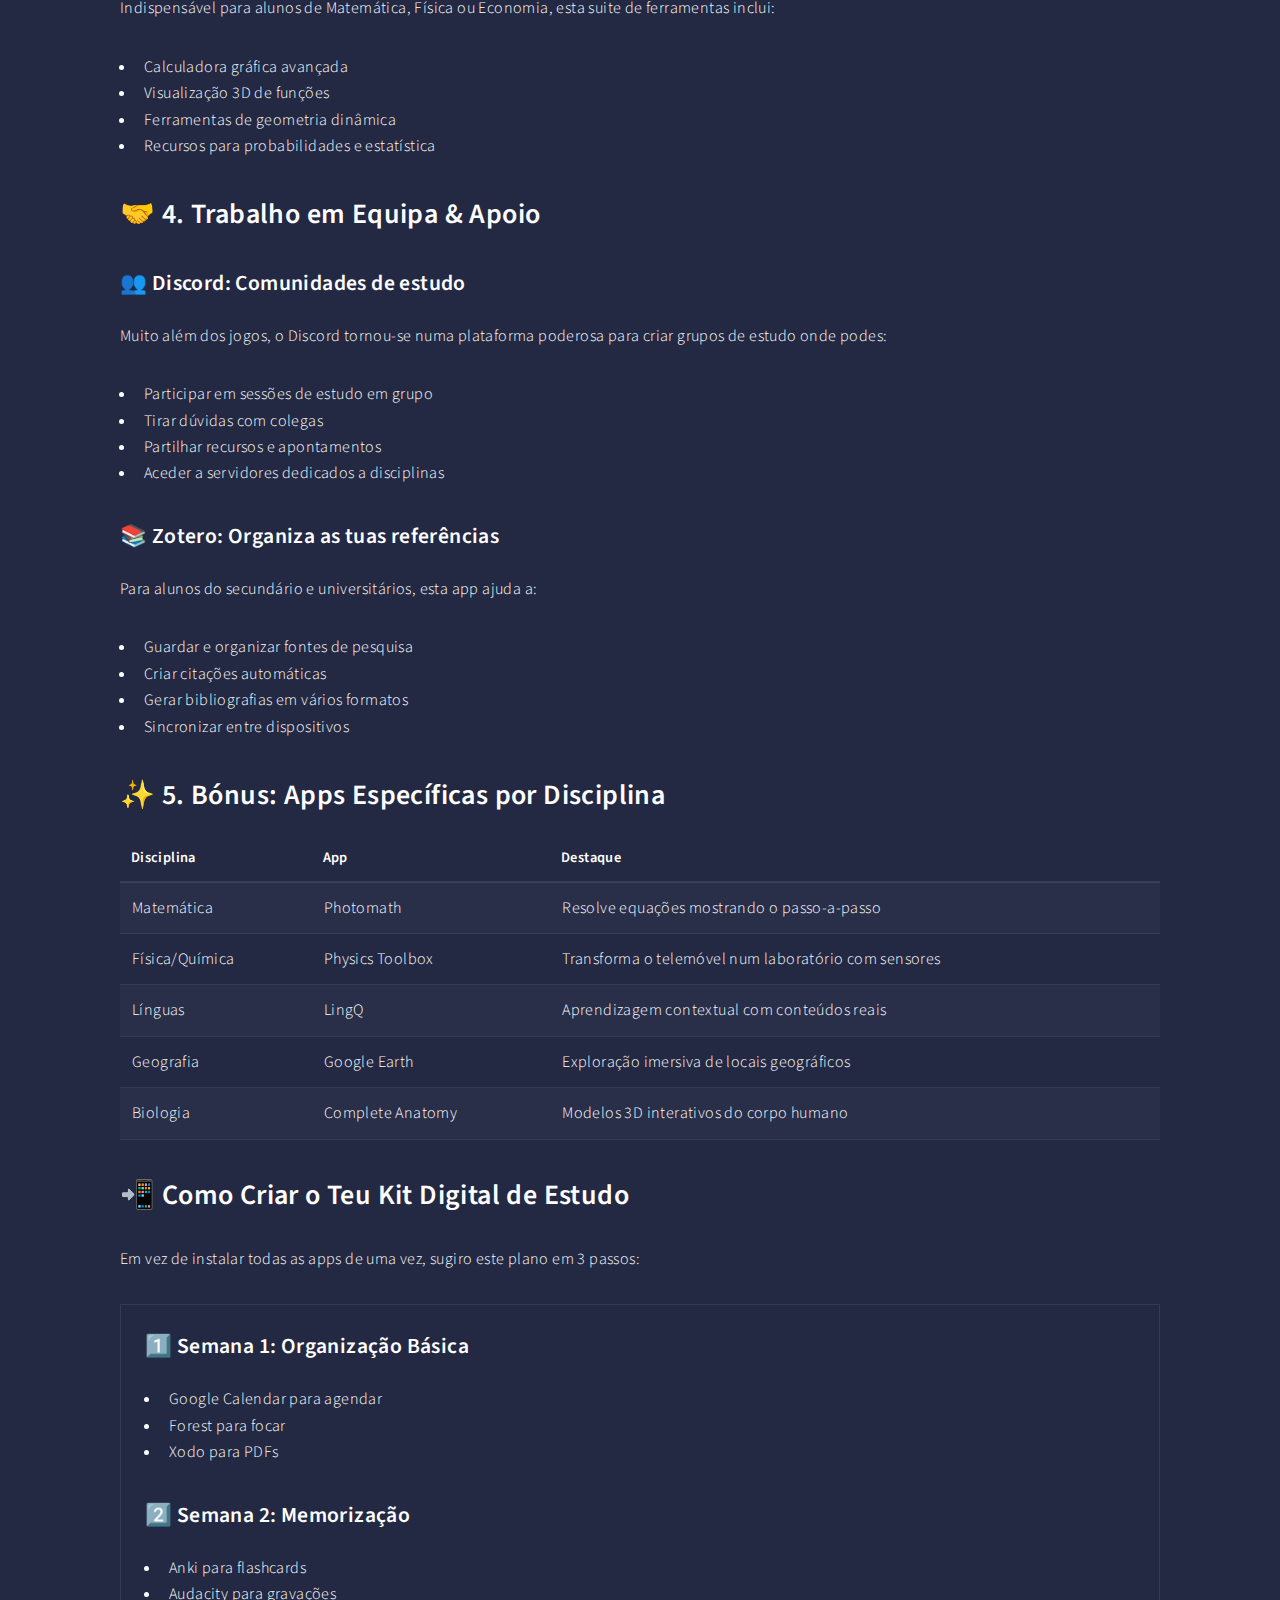
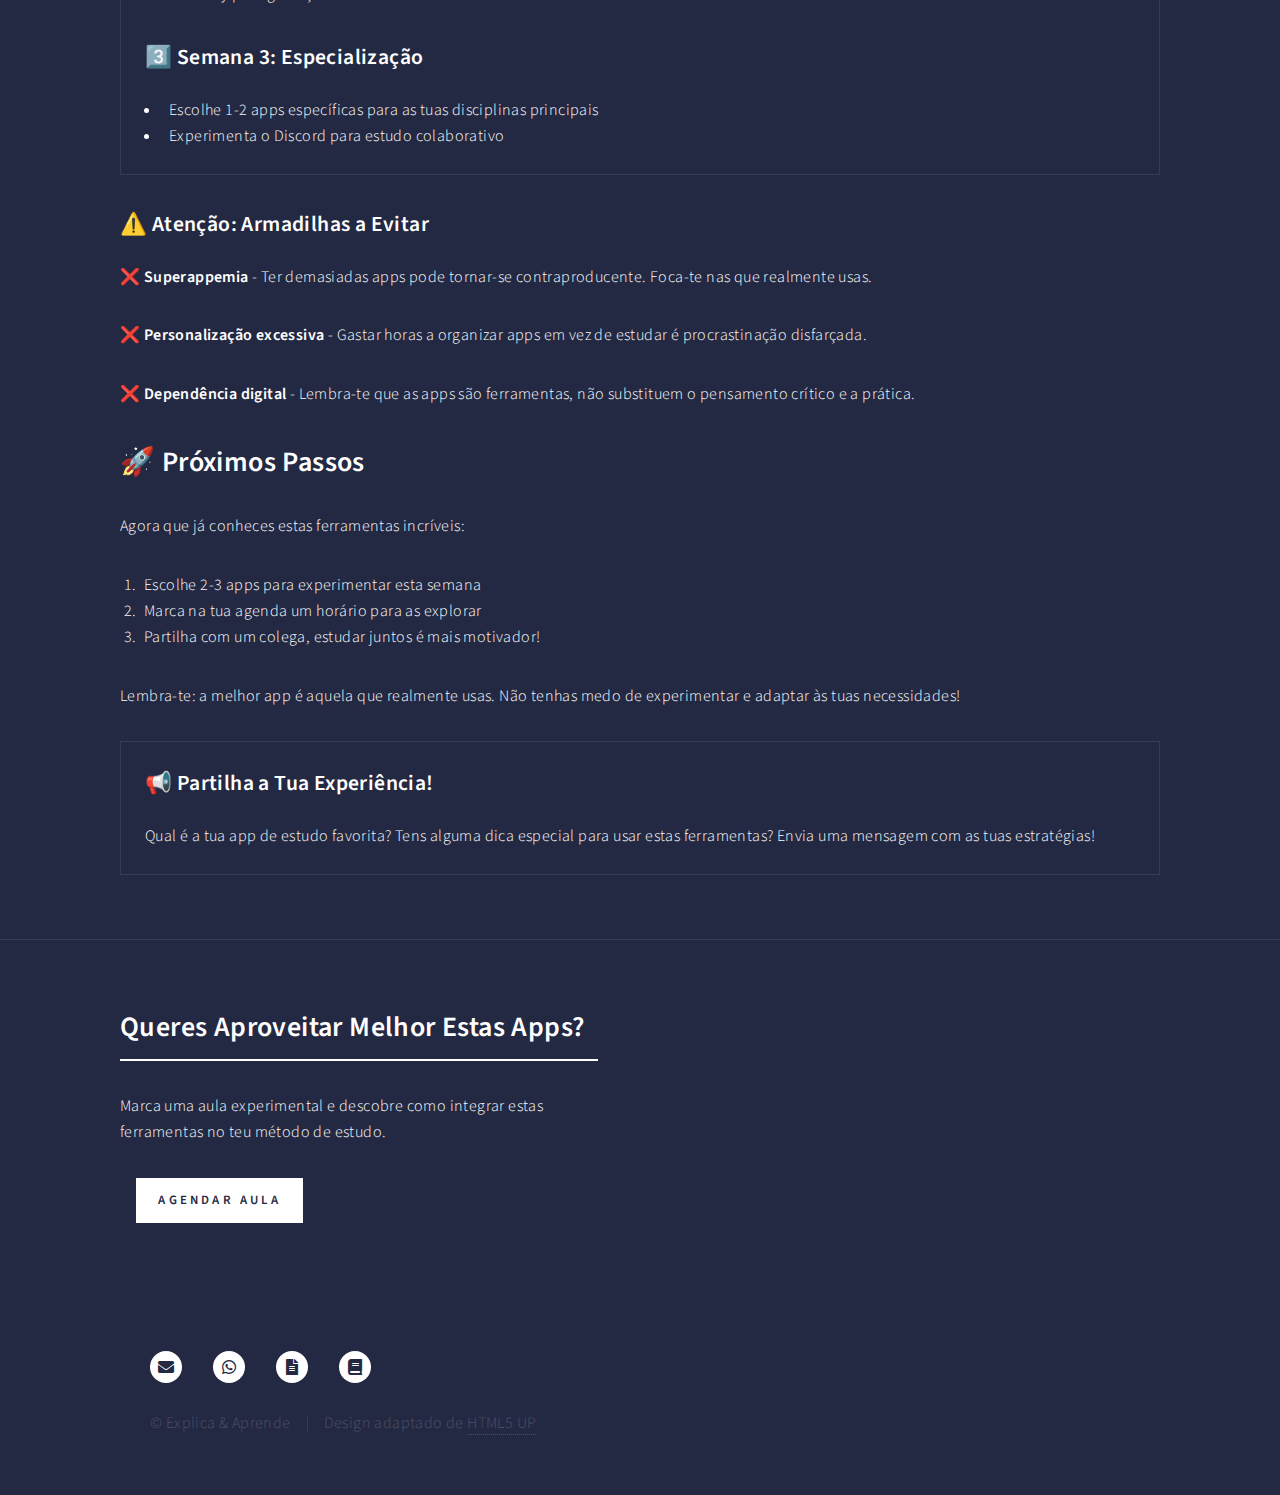
<file: blog-apps-estudo.html>
<!DOCTYPE HTML>
<html>
<head>
    <title>As Melhores Apps para Estudar | Explica & Aprende</title>
    <meta charset="utf-8" />
    <meta name="viewport" content="width=device-width, initial-scale=1, user-scalable=no" />
    <meta name="description" content="Descobre as melhores aplicações gratuitas para transformar o teu telemóvel numa poderosa ferramenta de estudo." />
    <meta name="keywords" content="apps para estudar, aplicações estudo, produtividade, organização estudo, técnicas aprendizagem" />
    <link rel="stylesheet" href="assets/css/main.css" />
    <noscript><link rel="stylesheet" href="assets/css/noscript.css" /></noscript>
</head>
<body class="is-preload">

    <!-- Wrapper -->
    <div id="wrapper">

        <!-- Header -->
        <header id="header">
            <a href="index.html" class="logo">
                <img src="images/logo escuro sem fundo.png" alt="Explica & Aprende" style="height: 53px;">
                <span class="logo-text">Explica &amp; Aprende</span>
            </a>
        </header>

        <!-- Main -->
        <div id="main" class="alt">
            <section id="one">
                <div class="inner">
                    <header class="major">
                        <h1>📱 As Melhores Apps para Estudar</h1>
                        <h2>Transforma o teu telemóvel numa ferramenta de aprendizagem com estas aplicações</h2>
                    </header>
                    
                    <div class="content">
                        <p>Quantas vezes pegaste no telemóvel para estudar e acabaste nas redes sociais? Não stresses, todos já lá estivemos! A boa notícia é que o mesmo dispositivo que te distrai pode tornar-se no teu maior aliado nos estudos. Preparei uma seleção das melhores apps que vão ajudar-te a organizar, reter e dominar a matéria. Vamos a isso?</p>
                    </div>

                    <div class="box">
                        <h3>📌 Antes de começarmos: 3 Dicas Essenciais</h3>
                        <p>1️⃣ <strong>Define limites de tempo</strong> - Usa a função "Bem-Estar Digital" (Android) ou "Tempo de Utilização" (iOS) para controlar o tempo nas apps de distração</p>
                        <p>2️⃣ <strong>Cria um ambiente focado</strong> - Ativa o modo avião ou "Não Perturbar" durante os blocos de estudo</p>
                        <p>3️⃣ <strong>Personaliza as apps</strong> - Muitas destas ferramentas permitem adaptar cores, sons e organização ao teu estilo</p>
                    </div>

                    <h2>🎯 1. Organização & Produtividade</h2>
                    
                    <h3>📅 Google Calendar + Tasks: O combo perfeito para planear</h3>
                    <p>Se ainda não usas um calendário digital, estás a perder uma das ferramentas mais poderosas para organizar o teu tempo. A combinação do Google Calendar com o Google Tasks permite-te:</p>
                    <ul>
                        <li>Agendar blocos de estudo por disciplina</li>
                        <li>Criar lembretes para deadlines importantes</li>
                        <li>Dividir grandes tarefas em pequenos passos</li>
                        <li>Sincronizar com todos os teus dispositivos</li>
                    </ul>
                    <p><strong>🔹 Dica Pro:</strong> Usa cores diferentes para cada disciplina e define notificações 1-2 dias antes dos prazos.</p>
                    
                    <h3>📝 Notion: O caderno digital infinito</h3>
                    <p>Mais do que uma app de notas, o Notion é um espaço de trabalho completo onde podes:</p>
                    <ul>
                        <li>Criar bases de dados para cada disciplina</li>
                        <li>Fazer listas de tarefas com checkboxes</li>
                        <li>Armazenar PDFs, links úteis e resumos</li>
                        <li>Aceder a templates prontos para estudantes</li>
                    </ul>
                    <p><strong>🔹 Dica Pro:</strong> Começa com o template "Student Dashboard" e adapta às tuas necessidades.</p>
                    
                    <h3>⏱️ Forest: Cresce uma floresta enquanto estudas</h3>
                    <p>Esta app usa gamificação para te manter focado. Quando inicias uma sessão de estudo, planta uma árvore virtual que cresce enquanto não usas o telemóvel. Se saíres da app, a árvore morre! Com o tempo, constróis uma floresta que mostra o teu progresso.</p>
                    <p><strong>✨ Bónus:</strong> A versão premium permite plantar árvores reais através de parcerias com organizações ambientais.</p>

                    <h2>🧠 2. Aprendizagem & Memorização</h2>
                    
                    <h3>🔁 Anki: O poder da repetição espaçada</h3>
                    <p>Baseado em princípios científicos de memorização, o Anki usa flashcards digitais que aparecem em intervalos otimizados para a tua curva de esquecimento. Perfeito para:</p>
                    <ul>
                        <li>Memorizar vocabulário em línguas</li>
                        <li>Fixar fórmulas matemáticas e físicas</li>
                        <li>Rever conceitos antes dos testes</li>
                        <li>Partilhar baralhos com colegas</li>
                    </ul>
                    <p><strong>🔹 Dica Pro:</strong> Cria os teus próprios flashcards em vez de só usar os pré-feitos, o processo de criação já é meio caminho andado para a memorização!</p>
                    
                    <h3>🎧 Audacity: Grava e ouve as tuas aulas</h3>
                    <p>Gravar a tua voz a explicar conceitos e depois ouvir enquanto caminhas ou fazes exercício é uma forma poderosa de reforçar a aprendizagem. Experimenta:</p>
                    <ul>
                        <li>Gravar resumos em áudio</li>
                        <li>Criar podcasts pessoais com a matéria</li>
                        <li>Praticar explicações orais</li>
                        <li>Ouvir enquanto fazes outras atividades</li>
                    </ul>
                    
                    <h3>🧩 Kahoot!: Aprender a brincar</h3>
                    <p>Cria ou responde a quizzes sobre qualquer matéria. Podes desafiar colegas ou competir contra ti mesmo. Ideal para:</p>
                    <ul>
                        <li>Rever antes dos testes de forma divertida</li>
                        <li>Criar competições saudáveis com amigos</li>
                        <li>Identificar pontos fracos na matéria</li>
                    </ul>

                    <h2>✍️ 3. Notas & Material de Estudo</h2>
                    
                    <h3>📚 Xodo: O melhor leitor e editor de PDF</h3>
                    <p>Para quem estuda a partir de manuais digitais ou apontamentos em PDF, o Xodo permite:</p>
                    <ul>
                        <li>Anotar e destacar textos</li>
                        <li>Preencher formulários e exercícios</li>
                        <li>Sincronizar com a nuvem</li>
                        <li>Trabalhar em modo dividido com dois documentos</li>
                    </ul>
                    
                    <h3>🖋️ Squid: Toma notas como no papel</h3>
                    <p>Se gostas da sensação de escrever à mão mas queres a praticidade do digital, esta app é perfeita. Com uma caneta stylus (ou mesmo o dedo), podes:</p>
                    <ul>
                        <li>Criar apontamentos manuscritos</li>
                        <li>Desenhar diagramas e esquemas</li>
                        <li>Organizar cadernos por disciplinas</li>
                        <li>Exportar em PDF para partilhar</li>
                    </ul>
                    
                    <h3>📊 GeoGebra: Matemática interativa</h3>
                    <p>Indispensável para alunos de Matemática, Física ou Economia, esta suite de ferramentas inclui:</p>
                    <ul>
                        <li>Calculadora gráfica avançada</li>
                        <li>Visualização 3D de funções</li>
                        <li>Ferramentas de geometria dinâmica</li>
                        <li>Recursos para probabilidades e estatística</li>
                    </ul>

                    <h2>🤝 4. Trabalho em Equipa & Apoio</h2>
                    
                    <h3>👥 Discord: Comunidades de estudo</h3>
                    <p>Muito além dos jogos, o Discord tornou-se numa plataforma poderosa para criar grupos de estudo onde podes:</p>
                    <ul>
                        <li>Participar em sessões de estudo em grupo</li>
                        <li>Tirar dúvidas com colegas</li>
                        <li>Partilhar recursos e apontamentos</li>
                        <li>Aceder a servidores dedicados a disciplinas</li>
                    </ul>
                    
                    <h3>📚 Zotero: Organiza as tuas referências</h3>
                    <p>Para alunos do secundário e universitários, esta app ajuda a:</p>
                    <ul>
                        <li>Guardar e organizar fontes de pesquisa</li>
                        <li>Criar citações automáticas</li>
                        <li>Gerar bibliografias em vários formatos</li>
                        <li>Sincronizar entre dispositivos</li>
                    </ul>
                    
                    <h2>✨ 5. Bónus: Apps Específicas por Disciplina</h2>
                    
                    <div class="table-wrapper">
                        <table>
                            <thead>
                                <tr>
                                    <th>Disciplina</th>
                                    <th>App</th>
                                    <th>Destaque</th>
                                </tr>
                            </thead>
                            <tbody>
                                <tr>
                                    <td>Matemática</td>
                                    <td>Photomath</td>
                                    <td>Resolve equações mostrando o passo-a-passo</td>
                                </tr>
                                <tr>
                                    <td>Física/Química</td>
                                    <td>Physics Toolbox</td>
                                    <td>Transforma o telemóvel num laboratório com sensores</td>
                                </tr>
                                <tr>
                                    <td>Línguas</td>
                                    <td>LingQ</td>
                                    <td>Aprendizagem contextual com conteúdos reais</td>
                                </tr>
                                <tr>
                                    <td>Geografia</td>
                                    <td>Google Earth</td>
                                    <td>Exploração imersiva de locais geográficos</td>
                                </tr>
                                <tr>
                                    <td>Biologia</td>
                                    <td>Complete Anatomy</td>
                                    <td>Modelos 3D interativos do corpo humano</td>
                                </tr>
                            </tbody>
                        </table>
                    </div>

                    <h2>📲 Como Criar o Teu Kit Digital de Estudo</h2>
                    <p>Em vez de instalar todas as apps de uma vez, sugiro este plano em 3 passos:</p>
                    
                    <div class="box">
                        <h3>1️⃣ Semana 1: Organização Básica</h3>
                        <ul>
                            <li>Google Calendar para agendar</li>
                            <li>Forest para focar</li>
                            <li>Xodo para PDFs</li>
                        </ul>
                        
                        <h3>2️⃣ Semana 2: Memorização</h3>
                        <ul>
                            <li>Anki para flashcards</li>
                            <li>Audacity para gravações</li>
                        </ul>
                        
                        <h3>3️⃣ Semana 3: Especialização</h3>
                        <ul>
                            <li>Escolhe 1-2 apps específicas para as tuas disciplinas principais</li>
                            <li>Experimenta o Discord para estudo colaborativo</li>
                        </ul>
                    </div>
                    
                    <h3>⚠️ Atenção: Armadilhas a Evitar</h3>
                    <p>❌ <strong>Superappemia</strong> - Ter demasiadas apps pode tornar-se contraproducente. Foca-te nas que realmente usas.</p>
                    <p>❌ <strong>Personalização excessiva</strong> - Gastar horas a organizar apps em vez de estudar é procrastinação disfarçada.</p>
                    <p>❌ <strong>Dependência digital</strong> - Lembra-te que as apps são ferramentas, não substituem o pensamento crítico e a prática.</p>
                    
                    <h2>🚀 Próximos Passos</h2>
                    <p>Agora que já conheces estas ferramentas incríveis:</p>
                    <ol>
                        <li>Escolhe 2-3 apps para experimentar esta semana</li>
                        <li>Marca na tua agenda um horário para as explorar</li>
                        <li>Partilha com um colega, estudar juntos é mais motivador!</li>
                    </ol>
                    
                    <p>Lembra-te: a melhor app é aquela que realmente usas. Não tenhas medo de experimentar e adaptar às tuas necessidades!</p>
                    
                    <div class="box">
                        <h3>📢 Partilha a Tua Experiência!</h3>
                        <p>Qual é a tua app de estudo favorita? Tens alguma dica especial para usar estas ferramentas? Envia uma mensagem com as tuas estratégias!</p>
                    </div>
                </div>
            </section>
        </div>

        <!-- Call to Action -->
        <section id="cta">
            <div class="inner">
                <header class="major">
                    <h2>Queres Aproveitar Melhor Estas Apps?</h2>
                </header>
                <div class="row">
                    <div class="col-6 col-12-small">
                        <p>Marca uma aula experimental e descobre como integrar estas ferramentas no teu método de estudo.</p>
                        <ul class="actions">
                            <li><a href="agendar.html" class="button primary">Agendar Aula</a></li>
                        </ul>
                    </div>
                    <!-- <div class="col-6 col-12-small">
                        <p>Recebe um planner digital gratuito para organizares o teu estudo com estas apps.</p>
                        <ul class="actions">
                            <li><a href="recursos.html" class="button">Baixar Recursos</a></li>
                        </ul>
                    </div> -->
                <!-- </div> -->
            <!-- </div>k« -->
        </section>

        <!-- Footer -->
        <footer id="footer">
            <div class="inner">
                <ul class="icons">
                    <li><a href="mailto:explica.aprende.pt@gmail.com" class="icon solid alt fa-envelope"><span class="label">E-mail</span></a></li>
                    <li><a href="https://wa.me/351961199764" class="icon brands alt fa-whatsapp"><span class="label">WhatsApp</span></a></li>
                    <li><a href="termos.html" class="icon solid alt fa-file-alt"><span class="label">Termos e Condições</span></a></li>
                    <li><a href="recursos.html" class="icon solid alt fa-book"><span class="label">Recursos</span></a></li>
                </ul>
                <ul class="copyright">
                    <li>&copy; Explica & Aprende</li>
                    <li>Design adaptado de <a href="https://html5up.net">HTML5 UP</a></li>
                </ul>
            </div>
        </footer>
    </div>

    <!-- Scripts -->
    <script src="assets/js/jquery.min.js"></script>
    <script src="assets/js/main.js"></script>

</body>
</html>
</file>
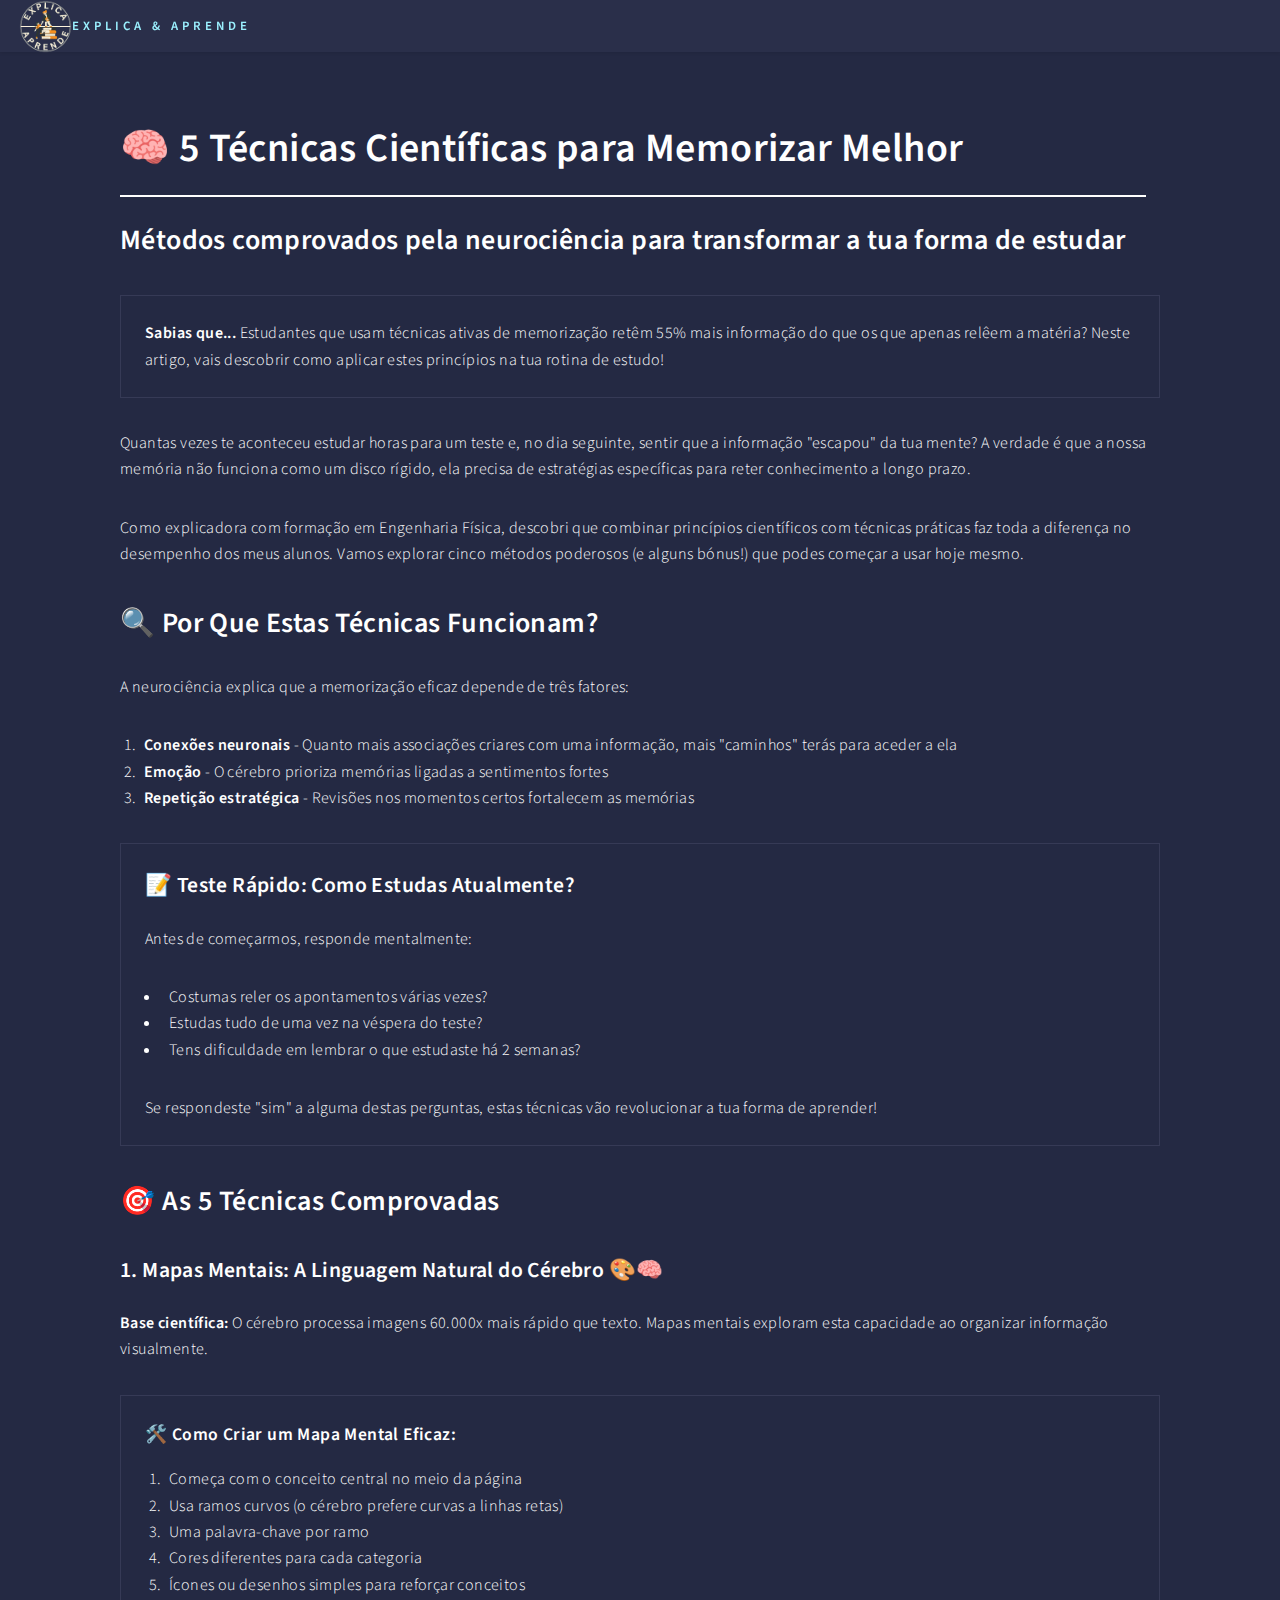
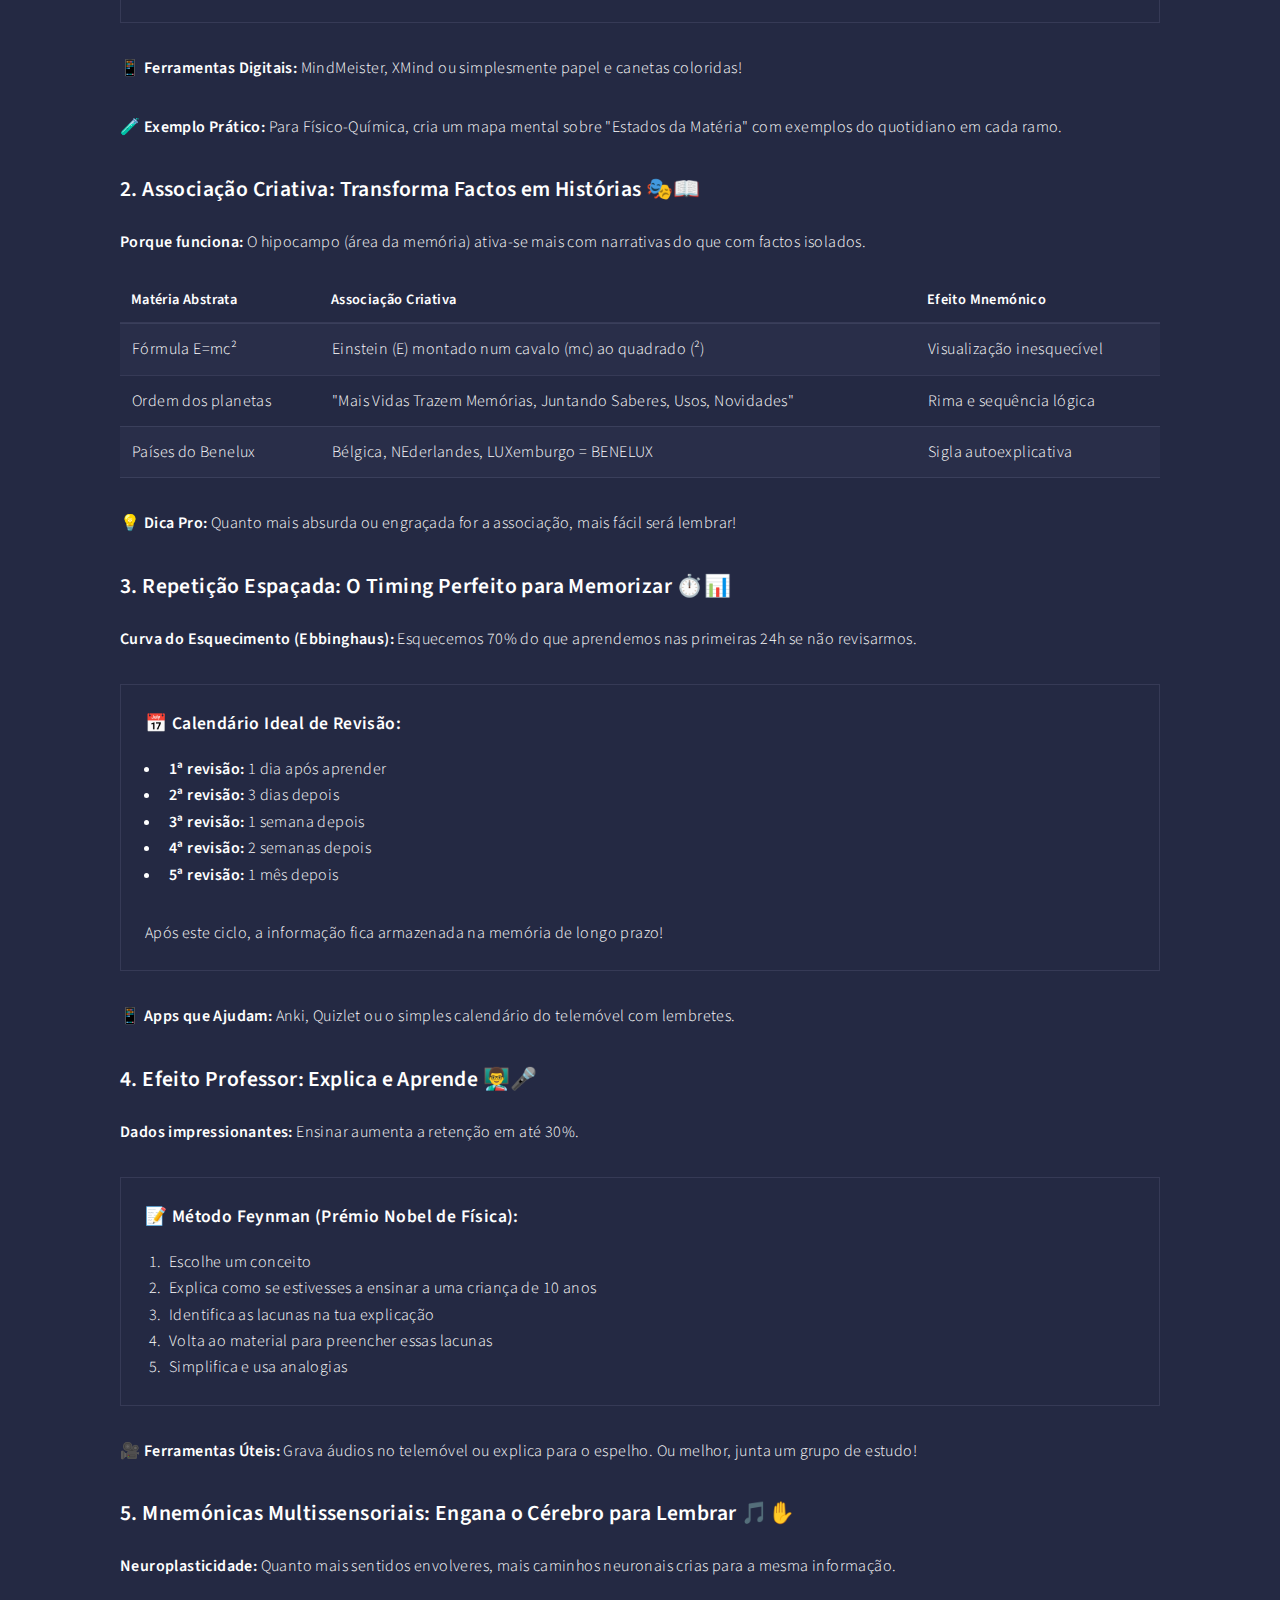
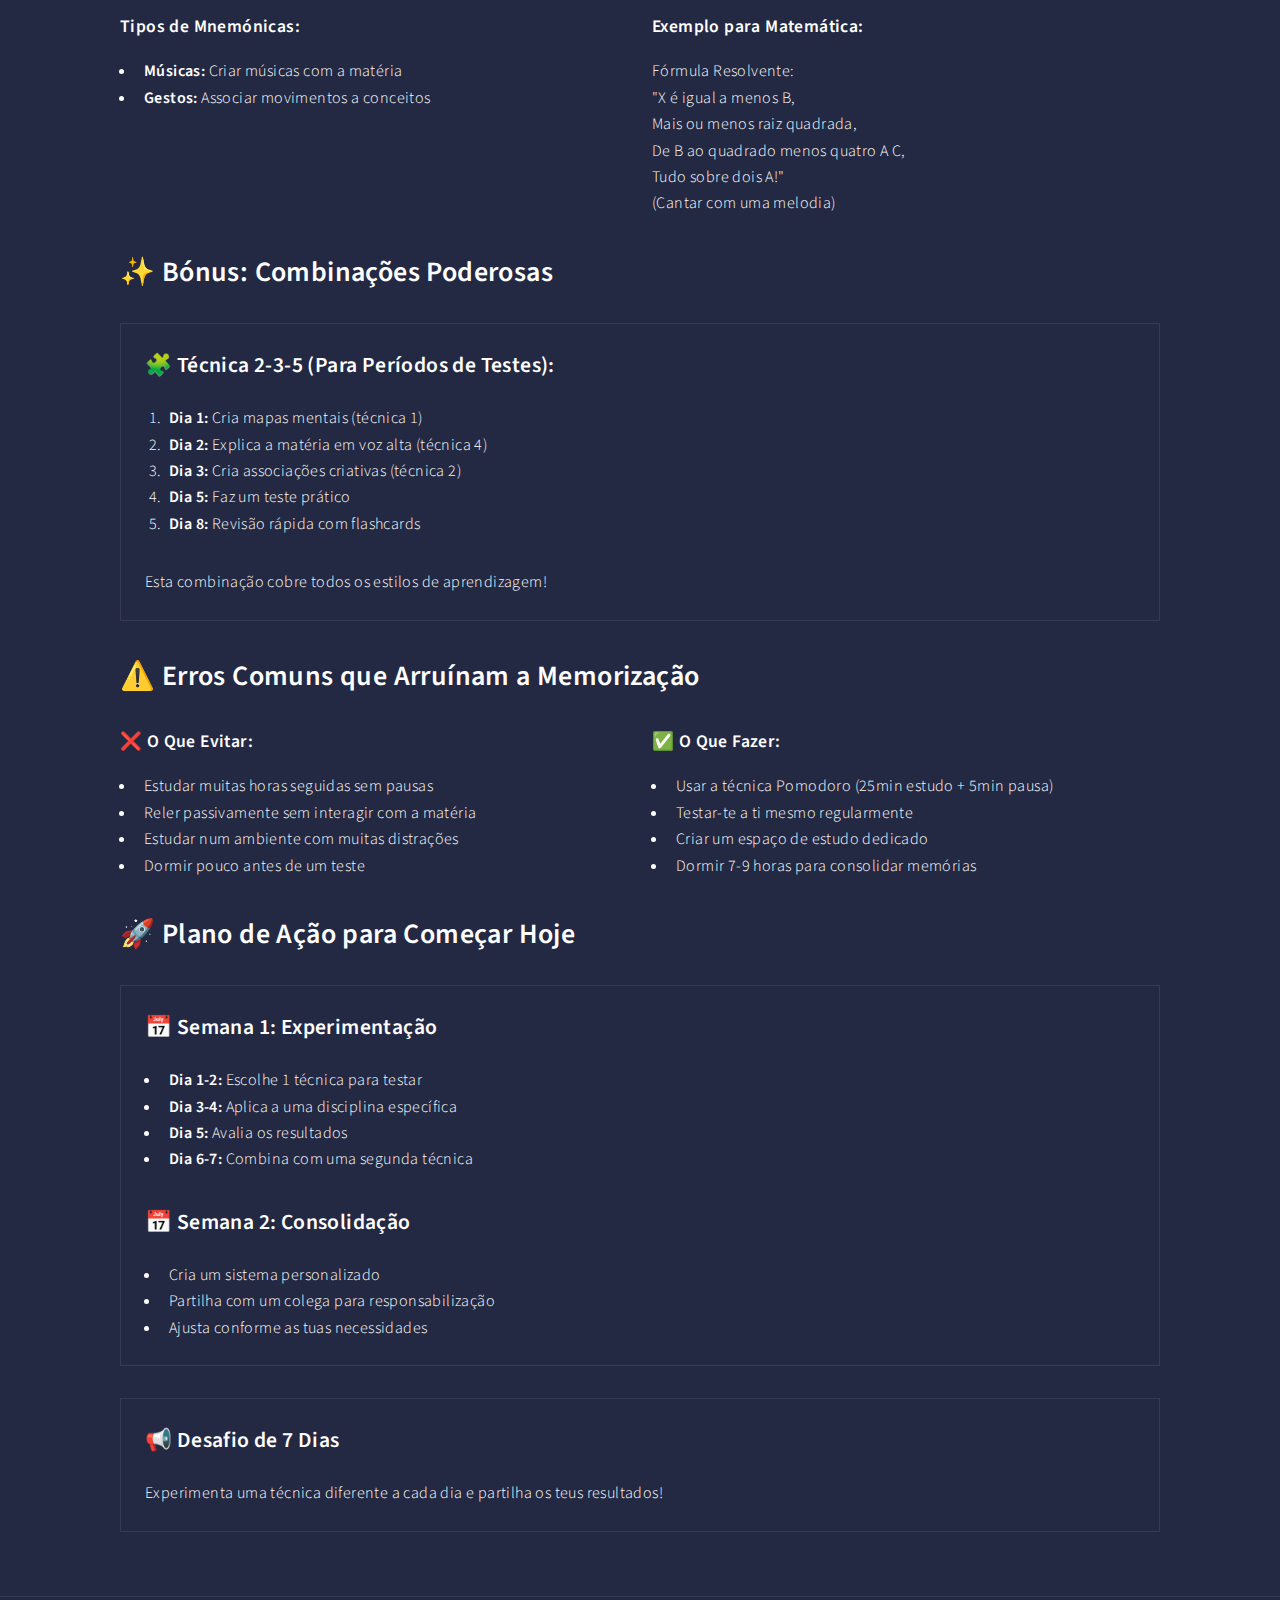
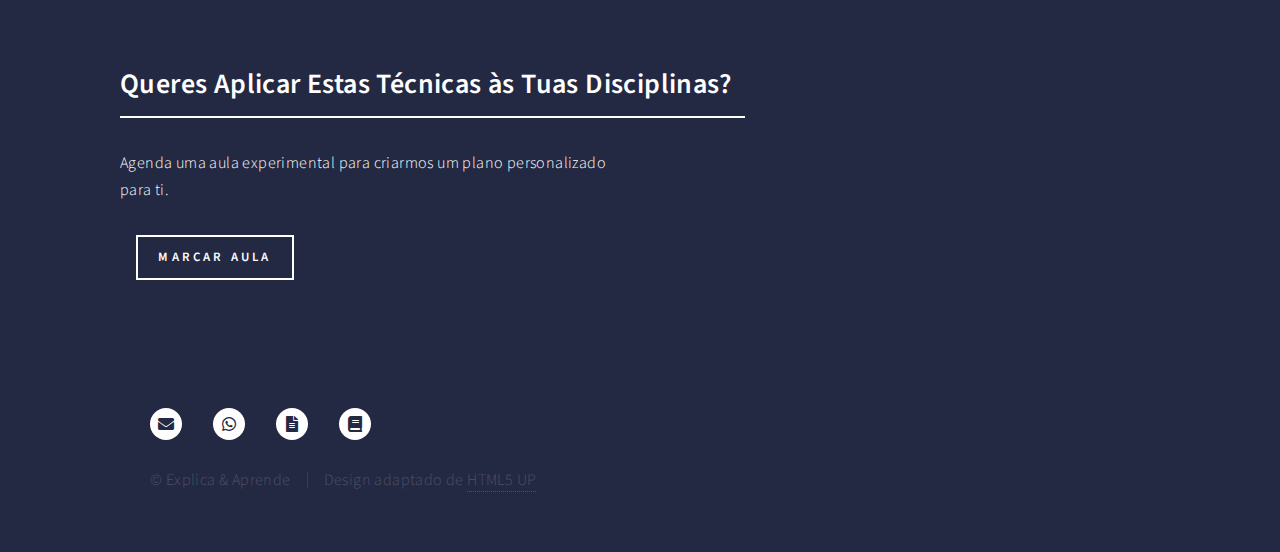
<file: blog-tecnicas-memorizacao.html>
<!DOCTYPE HTML>
<html>
<head>
    <title>5 Técnicas Científicas de Memorização | Explica & Aprende</title>
    <meta charset="utf-8" />
    <meta name="viewport" content="width=device-width, initial-scale=1, user-scalable=no" />
    <meta name="description" content="Técnicas baseadas em neurociência para memorizar matéria de forma eficiente e duradoura. Guia prático para estudantes." />
    <meta name="keywords" content="memorização, técnicas de estudo, neuroaprendizagem, como estudar melhor, métodos de memorização" />
    <link rel="stylesheet" href="assets/css/main.css" />
    <noscript><link rel="stylesheet" href="assets/css/noscript.css" /></noscript>
</head>
<body class="is-preload">

    <!-- Wrapper -->
    <div id="wrapper">

        <!-- Header -->
        <header id="header">
            <a href="index.html" class="logo">
                <img src="images/logo escuro sem fundo.png" alt="Explica & Aprende" style="height: 53px;">
                <span class="logo-text">Explica &amp; Aprende</span>
            </a>
        </header>

        <!-- Main -->
        <div id="main" class="alt">
            <section id="one">
                <div class="inner">
                    <header class="major">
                        <h1>🧠 5 Técnicas Científicas para Memorizar Melhor</h1>
                        <h2>Métodos comprovados pela neurociência para transformar a tua forma de estudar</h2>
                    </header>
                    
                    <div class="box">
                        <p><strong>Sabias que...</strong> Estudantes que usam técnicas ativas de memorização retêm 55% mais informação do que os que apenas relêem a matéria? Neste artigo, vais descobrir como aplicar estes princípios na tua rotina de estudo!</p>
                    </div>

                    <div class="content">
                        <p>Quantas vezes te aconteceu estudar horas para um teste e, no dia seguinte, sentir que a informação "escapou" da tua mente? A verdade é que a nossa memória não funciona como um disco rígido, ela precisa de estratégias específicas para reter conhecimento a longo prazo.</p>
                        
                        <p>Como explicadora com formação em Engenharia Física, descobri que combinar princípios científicos com técnicas práticas faz toda a diferença no desempenho dos meus alunos. Vamos explorar cinco métodos poderosos (e alguns bónus!) que podes começar a usar hoje mesmo.</p>
                    </div>

                    <h2>🔍 Por Que Estas Técnicas Funcionam?</h2>
                    <p>A neurociência explica que a memorização eficaz depende de três fatores:</p>
                    <ol>
                        <li><strong>Conexões neuronais</strong> - Quanto mais associações criares com uma informação, mais "caminhos" terás para aceder a ela</li>
                        <li><strong>Emoção</strong> - O cérebro prioriza memórias ligadas a sentimentos fortes</li>
                        <li><strong>Repetição estratégica</strong> - Revisões nos momentos certos fortalecem as memórias</li>
                    </ol>

                    <div class="box">
                        <h3>📝 Teste Rápido: Como Estudas Atualmente?</h3>
                        <p>Antes de começarmos, responde mentalmente:</p>
                        <ul>
                            <li>Costumas reler os apontamentos várias vezes?</li>
                            <li>Estudas tudo de uma vez na véspera do teste?</li>
                            <li>Tens dificuldade em lembrar o que estudaste há 2 semanas?</li>
                        </ul>
                        <p>Se respondeste "sim" a alguma destas perguntas, estas técnicas vão revolucionar a tua forma de aprender!</p>
                    </div>

                    <h2>🎯 As 5 Técnicas Comprovadas</h2>

                    <h3>1. Mapas Mentais: A Linguagem Natural do Cérebro 🎨🧠</h3>
                    <p><strong>Base científica:</strong> O cérebro processa imagens 60.000x mais rápido que texto. Mapas mentais exploram esta capacidade ao organizar informação visualmente.</p>
                    
                    <div class="box">
                        <h4>🛠️ Como Criar um Mapa Mental Eficaz:</h4>
                        <ol>
                            <li>Começa com o conceito central no meio da página</li>
                            <li>Usa ramos curvos (o cérebro prefere curvas a linhas retas)</li>
                            <li>Uma palavra-chave por ramo</li>
                            <li>Cores diferentes para cada categoria</li>
                            <li>Ícones ou desenhos simples para reforçar conceitos</li>
                        </ol>
                    </div>
                    
                    <p><strong>📱 Ferramentas Digitais:</strong> MindMeister, XMind ou simplesmente papel e canetas coloridas!</p>
                    <p><strong>🧪 Exemplo Prático:</strong> Para Físico-Química, cria um mapa mental sobre "Estados da Matéria" com exemplos do quotidiano em cada ramo.</p>
                    
                    <h3>2. Associação Criativa: Transforma Factos em Histórias 🎭📖</h3>
                    <p><strong>Porque funciona:</strong> O hipocampo (área da memória) ativa-se mais com narrativas do que com factos isolados.</p>
                    
                    <div class="table-wrapper">
                        <table>
                            <thead>
                                <tr>
                                    <th>Matéria Abstrata</th>
                                    <th>Associação Criativa</th>
                                    <th>Efeito Mnemónico</th>
                                </tr>
                            </thead>
                            <tbody>
                                <tr>
                                    <td>Fórmula E=mc²</td>
                                    <td>Einstein (E) montado num cavalo (mc) ao quadrado (²)</td>
                                    <td>Visualização inesquecível</td>
                                </tr>
                                <tr>
                                    <td>Ordem dos planetas</td>
                                    <td>"Mais Vidas Trazem Memórias, Juntando Saberes, Usos, Novidades"</td>
                                    <td>Rima e sequência lógica</td>
                                </tr>
                                <tr>
                                    <td>Países do Benelux</td>
                                    <td>Bélgica, NEderlandes, LUXemburgo = BENELUX</td>
                                    <td>Sigla autoexplicativa</td>
                                </tr>
                            </tbody>
                        </table>
                    </div>
                    
                    <p><strong>💡 Dica Pro:</strong> Quanto mais absurda ou engraçada for a associação, mais fácil será lembrar!</p>

                    <h3>3. Repetição Espaçada: O Timing Perfeito para Memorizar ⏱️📊</h3>
                    <p><strong>Curva do Esquecimento (Ebbinghaus):</strong> Esquecemos 70% do que aprendemos nas primeiras 24h se não revisarmos.</p>
                    
                    <div class="box">
                        <h4>📅 Calendário Ideal de Revisão:</h4>
                        <ul>
                            <li><strong>1ª revisão:</strong> 1 dia após aprender</li>
                            <li><strong>2ª revisão:</strong> 3 dias depois</li>
                            <li><strong>3ª revisão:</strong> 1 semana depois</li>
                            <li><strong>4ª revisão:</strong> 2 semanas depois</li>
                            <li><strong>5ª revisão:</strong> 1 mês depois</li>
                        </ul>
                        <p>Após este ciclo, a informação fica armazenada na memória de longo prazo!</p>
                    </div>
                    
                    <p><strong>📱 Apps que Ajudam:</strong> Anki, Quizlet ou o simples calendário do telemóvel com lembretes.</p>
                    
                    <h3>4. Efeito Professor: Explica e Aprende 👨‍🏫🎤</h3>
                    <p><strong>Dados impressionantes:</strong> Ensinar aumenta a retenção em até 30%.</p>
                    
                    <div class="box">
                        <h4>📝 Método Feynman (Prémio Nobel de Física):</h4>
                        <ol>
                            <li>Escolhe um conceito</li>
                            <li>Explica como se estivesses a ensinar a uma criança de 10 anos</li>
                            <li>Identifica as lacunas na tua explicação</li>
                            <li>Volta ao material para preencher essas lacunas</li>
                            <li>Simplifica e usa analogias</li>
                        </ol>
                    </div>
                    
                    <p><strong>🎥 Ferramentas Úteis:</strong> Grava áudios no telemóvel ou explica para o espelho. Ou melhor, junta um grupo de estudo!</p>
                    
                    <h3>5. Mnemónicas Multissensoriais: Engana o Cérebro para Lembrar 🎵✋</h3>
                    <p><strong>Neuroplasticidade:</strong> Quanto mais sentidos envolveres, mais caminhos neuronais crias para a mesma informação.</p>
                    
                    <div class="row">
                        <div class="col-6 col-12-small">
                            <h4>Tipos de Mnemónicas:</h4>
                            <ul>
                                <li><strong>Músicas:</strong> Criar músicas com a matéria</li>
                                <li><strong>Gestos:</strong> Associar movimentos a conceitos</li>
                            </ul>
                        </div>
                        <div class="col-6 col-12-small">
                            <h4>Exemplo para Matemática:</h4>
                            <p>Fórmula Resolvente:<br>
                            "X é igual a menos B,<br>
                            Mais ou menos raiz quadrada,<br>
                            De B ao quadrado menos quatro A C,<br>
                            Tudo sobre dois A!"<br>
                            (Cantar com uma melodia)</p>
                        </div>
                    </div>

                    <h2>✨ Bónus: Combinações Poderosas</h2>
                    <div class="box">
                        <h3>🧩 Técnica 2-3-5 (Para Períodos de Testes):</h3>
                        <ol>
                            <li><strong>Dia 1:</strong> Cria mapas mentais (técnica 1)</li>
                            <li><strong>Dia 2:</strong> Explica a matéria em voz alta (técnica 4)</li>
                            <li><strong>Dia 3:</strong> Cria associações criativas (técnica 2)</li>
                            <li><strong>Dia 5:</strong> Faz um teste prático</li>
                            <li><strong>Dia 8:</strong> Revisão rápida com flashcards</li>
                        </ol>
                        <p>Esta combinação cobre todos os estilos de aprendizagem!</p>
                    </div>

                    <h2>⚠️ Erros Comuns que Arruínam a Memorização</h2>
                    <div class="row">
                        <div class="col-6 col-12-small">
                            <h4>❌ O Que Evitar:</h4>
                            <ul>
                                <li>Estudar muitas horas seguidas sem pausas</li>
                                <li>Reler passivamente sem interagir com a matéria</li>
                                <li>Estudar num ambiente com muitas distrações</li>
                                <li>Dormir pouco antes de um teste</li>
                            </ul>
                        </div>
                        <div class="col-6 col-12-small">
                            <h4>✅ O Que Fazer:</h4>
                            <ul>
                                <li>Usar a técnica Pomodoro (25min estudo + 5min pausa)</li>
                                <li>Testar-te a ti mesmo regularmente</li>
                                <li>Criar um espaço de estudo dedicado</li>
                                <li>Dormir 7-9 horas para consolidar memórias</li>
                            </ul>
                        </div>
                    </div>

                    <h2>🚀 Plano de Ação para Começar Hoje</h2>
                    <div class="box">
                        <h3>📅 Semana 1: Experimentação</h3>
                        <ul>
                            <li><strong>Dia 1-2:</strong> Escolhe 1 técnica para testar</li>
                            <li><strong>Dia 3-4:</strong> Aplica a uma disciplina específica</li>
                            <li><strong>Dia 5:</strong> Avalia os resultados</li>
                            <li><strong>Dia 6-7:</strong> Combina com uma segunda técnica</li>
                        </ul>
                        
                        <h3>📅 Semana 2: Consolidação</h3>
                        <ul>
                            <li>Cria um sistema personalizado</li>
                            <li>Partilha com um colega para responsabilização</li>
                            <li>Ajusta conforme as tuas necessidades</li>
                        </ul>
                    </div>

                    <div class="box">
                        <h3>📢 Desafio de 7 Dias</h3>
                        <p>Experimenta uma técnica diferente a cada dia e partilha os teus resultados!</p>
                    </div>
                </div>
            </section>
        </div>

        <!-- Call to Action -->
        <section id="cta">
            <div class="inner">
                <header class="major">
                    <h2>Queres Aplicar Estas Técnicas às Tuas Disciplinas?</h2>
                </header>
                <div class="row">
                    <!-- <div class="col-6 col-12-small">
                        <p>Descarrega o nosso guia gratuito "Memorização para Cada Disciplina" com exemplos concretos.</p>
                        <ul class="actions">
                            <li><a href="recursos.html" class="button primary">Baixar Guia</a></li>
                        </ul>
                    </div> -->
                    <div class="col-6 col-12-small">
                        <p>Agenda uma aula experimental para criarmos um plano personalizado para ti.</p>
                        <ul class="actions">
                            <li><a href="agendar.html" class="button">Marcar Aula</a></li>
                        </ul>
                    </div>
                </div>
            </div>
        </section>

        <!-- Footer -->
        <footer id="footer">
            <div class="inner">
                <ul class="icons">
                    <li><a href="mailto:explica.aprende.pt@gmail.com" class="icon solid alt fa-envelope"><span class="label">E-mail</span></a></li>
                    <li><a href="https://wa.me/351961199764" class="icon brands alt fa-whatsapp"><span class="label">WhatsApp</span></a></li>
                    <li><a href="termos.html" class="icon solid alt fa-file-alt"><span class="label">Termos e Condições</span></a></li>
                    <li><a href="recursos.html" class="icon solid alt fa-book"><span class="label">Recursos</span></a></li>
                </ul>
                <ul class="copyright">
                    <li>&copy; Explica & Aprende</li>
                    <li>Design adaptado de <a href="https://html5up.net">HTML5 UP</a></li>
                </ul>
            </div>
        </footer>
    </div>

    <!-- Scripts -->
    <script src="assets/js/jquery.min.js"></script>
    <script src="assets/js/main.js"></script>

</body>
</html>
</file>
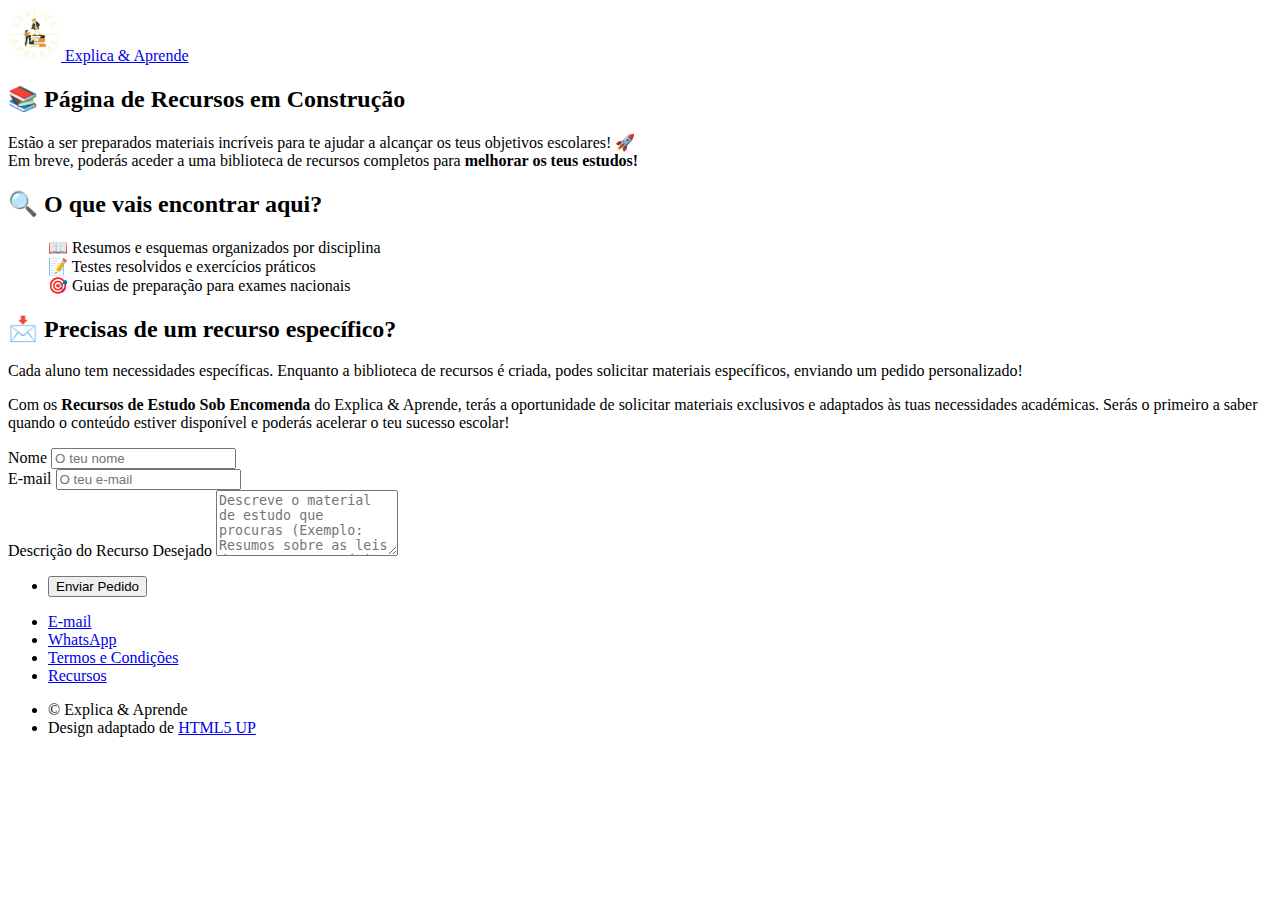
<file: construcao.html>
<!DOCTYPE html>
<html lang="pt-PT">
	<head>
		<title>Recursos de Estudo | Explica & Aprende Lisboa</title>
		<meta charset="utf-8">
		<meta name="viewport" content="width=device-width, initial-scale=1">
		<meta name="description" content="Fichas de estudo e exercícios resolvidos para Matemática, FQ, Física e Química. Preparação eficaz para exames nacionais do 9º ao 12º ano em Portugal">
		<meta name="keywords" content="exames nacionais portugal, resumos matemática 12º ano, fichas estudo física química, exercícios resolvidos secundário">
		
		<!-- Open Graph -->
		<meta property="og:title" content="Recursos de Estudo">
		<meta property="og:description" content="Acesso antecipado a fichas de estudo e resumos para preparação de exames nacionais em Lisboa">
		<meta property="og:image" content="https://explica-aprende.pt/images/og-image.png">
		<meta property="og:url" content="https://explica-aprende.pt/recursos.html">
	</head>
	<body class="is-preload">

		<!-- Wrapper -->
		<div id="wrapper">

			<!-- Header -->
			<header id="header">
				<a href="index.html" class="logo">
					<img src="images/logo escuro sem fundo.png" alt="Explica & Aprende" style="height: 53px;">
					<span class="logo-text">Explica   &amp;   Aprende</span>
				</a>
			</header>


			<!-- Main -->
			<div id="main">

				<!-- Introdução -->
				<section id="one">
					<div class="inner">
						<header class="major">
							<h2>📚 Página de Recursos em Construção</h2>
						</header>
						<p>Estão a ser preparados materiais incríveis para te ajudar a alcançar os teus objetivos escolares! 🚀<br>
						Em breve, poderás aceder a uma biblioteca de recursos completos para <b>melhorar os teus estudos!</b></p>
					

						<header class="major">
							<h2>🔍 O que vais encontrar aqui?</h2>
						</header>
					<ul>
						📖 Resumos e esquemas organizados por disciplina<br>
						📝 Testes resolvidos e exercícios práticos<br>
						🎯 Guias de preparação para exames nacionais
					</ul>
				</section>
			</div>

				<!-- Secção: Não Encontraste o Que Procuras? -->
				<section id="pedido-personalizado">
					<div class="inner">
						<header class="major">
							<h2>📩 Precisas de um recurso específico?</h2>
						</header>
						<p>Cada aluno tem necessidades específicas. Enquanto a biblioteca de recursos é criada, podes solicitar materiais específicos, enviando um pedido personalizado!</p>
						<p>Com os <strong>Recursos de Estudo Sob Encomenda</strong> do Explica &amp; Aprende, terás a oportunidade de solicitar materiais exclusivos e adaptados às tuas necessidades académicas. Serás o primeiro a saber quando o conteúdo estiver disponível e poderás acelerar o teu sucesso escolar!</p>
					


						<form action="https://formsubmit.co/teuemail@exemplo.com" method="POST">
							<div class="fields">
								<div class="field half">
									<label for="name">Nome</label>
									<input type="text" name="name" id="name" placeholder="O teu nome" required />
								</div>
								<div class="field half">
									<label for="email">E-mail</label>
									<input type="email" name="email" id="email" placeholder="O teu e-mail" required />
								</div>
								<div class="field">
									<label for="pedido">Descrição do Recurso Desejado</label>
									<textarea name="pedido" id="pedido" rows="4" placeholder="Descreve o material de estudo que procuras (Exemplo: Resumos sobre as leis de Newton; Exercícios sobre a tabela periódica; Problemas de geometria analítica; etc.)" required></textarea>
								</div>
							</div>
							<!-- Campos ocultos para FormSubmit -->
							<input type="hidden" name="_subject" value="Pedido de Recursos de Estudo - Explica &amp; Aprende">
							<input type="hidden" name="_captcha" value="false">
							<ul class="actions">
								<li><input type="submit" value="Enviar Pedido" class="button primary" /></li>
							</ul>
						</form>
					</div>
				</section>


			</div>


			<!-- Footer -->
            <footer id="footer">
                <div class="inner">
                    <ul class="icons">
                        <li><a href="mailto:explica.aprende.pt@gmail.com" class="icon solid alt fa-envelope"><span class="label">E-mail</span></a></li>
                        <li><a href="https://wa.me/351961199764" class="icon brands alt fa-whatsapp"><span class="label">WhatsApp</span></a></li>
                        <li><a href="termos.html" class="icon solid alt fa-file-alt"><span class="label">Termos e Condições</span></a></li>
                        <li><a href="recursos.html" class="icon solid alt fa-book"><span class="label">Recursos</span></a></li>
                    </ul>
                    <ul class="copyright">
                        <li>&copy; Explica & Aprende</li>
                        <li>Design adaptado de <a href="https://html5up.net">HTML5 UP</a></li>
                    </ul>
                </div>
            </footer>

		</div>

		<!-- Scripts -->
		<script src="assets/js/jquery.min.js"></script>
		<script src="assets/js/main.js"></script>

	</body>
</html>
</file>
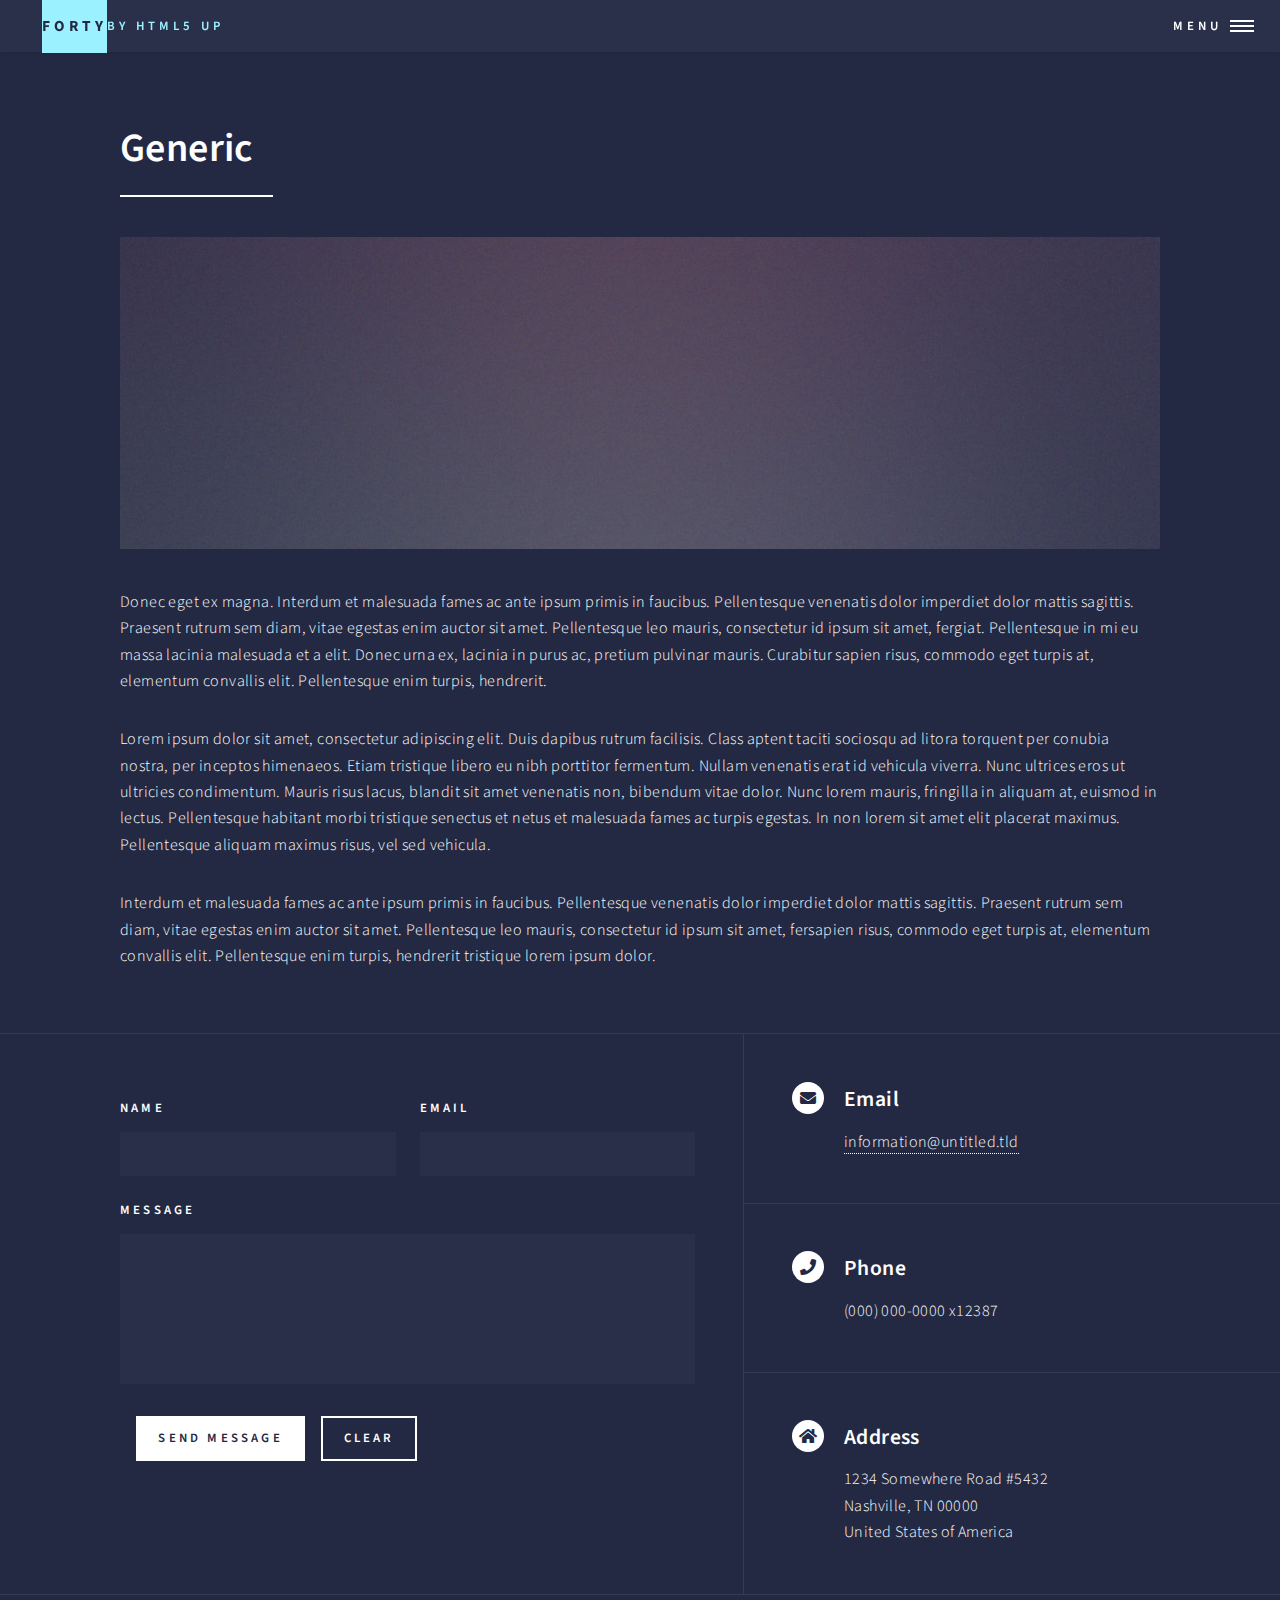
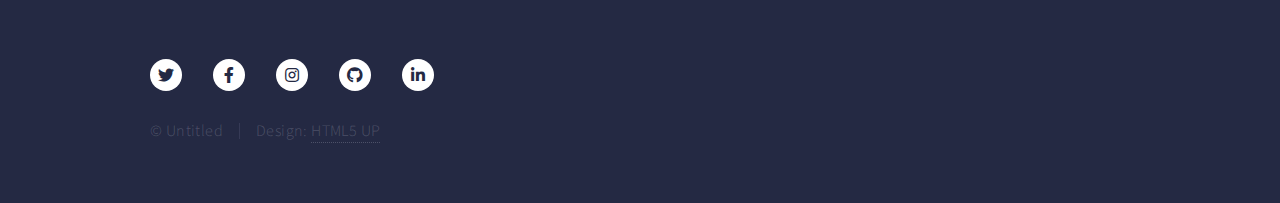
<file: generic.html>
<!DOCTYPE HTML>
<!--
	Forty by HTML5 UP
	html5up.net | @ajlkn
	Free for personal and commercial use under the CCA 3.0 license (html5up.net/license)
-->
<html>
	<head>
		<title>Generic - Forty by HTML5 UP</title>
		<meta charset="utf-8" />
		<meta name="viewport" content="width=device-width, initial-scale=1, user-scalable=no" />
		<link rel="stylesheet" href="assets/css/main.css" />
		<noscript><link rel="stylesheet" href="assets/css/noscript.css" /></noscript>
	</head>
	<body class="is-preload">

		<!-- Wrapper -->
			<div id="wrapper">

				<!-- Header -->
					<header id="header">
						<a href="index.html" class="logo"><strong>Forty</strong> <span>by HTML5 UP</span></a>
						<nav>
							<a href="#menu">Menu</a>
						</nav>
					</header>

				<!-- Menu -->
					<nav id="menu">
						<ul class="links">
							<li><a href="index.html">Home</a></li>
							<li><a href="landing.html">Landing</a></li>
							<li><a href="generic.html">Generic</a></li>
							<li><a href="elements.html">Elements</a></li>
						</ul>
						<ul class="actions stacked">
							<li><a href="#" class="button primary fit">Get Started</a></li>
							<li><a href="#" class="button fit">Log In</a></li>
						</ul>
					</nav>

				<!-- Main -->
					<div id="main" class="alt">

						<!-- One -->
							<section id="one">
								<div class="inner">
									<header class="major">
										<h1>Generic</h1>
									</header>
									<span class="image main"><img src="images/pic11.jpg" alt="" /></span>
									<p>Donec eget ex magna. Interdum et malesuada fames ac ante ipsum primis in faucibus. Pellentesque venenatis dolor imperdiet dolor mattis sagittis. Praesent rutrum sem diam, vitae egestas enim auctor sit amet. Pellentesque leo mauris, consectetur id ipsum sit amet, fergiat. Pellentesque in mi eu massa lacinia malesuada et a elit. Donec urna ex, lacinia in purus ac, pretium pulvinar mauris. Curabitur sapien risus, commodo eget turpis at, elementum convallis elit. Pellentesque enim turpis, hendrerit.</p>
									<p>Lorem ipsum dolor sit amet, consectetur adipiscing elit. Duis dapibus rutrum facilisis. Class aptent taciti sociosqu ad litora torquent per conubia nostra, per inceptos himenaeos. Etiam tristique libero eu nibh porttitor fermentum. Nullam venenatis erat id vehicula viverra. Nunc ultrices eros ut ultricies condimentum. Mauris risus lacus, blandit sit amet venenatis non, bibendum vitae dolor. Nunc lorem mauris, fringilla in aliquam at, euismod in lectus. Pellentesque habitant morbi tristique senectus et netus et malesuada fames ac turpis egestas. In non lorem sit amet elit placerat maximus. Pellentesque aliquam maximus risus, vel sed vehicula.</p>
									<p>Interdum et malesuada fames ac ante ipsum primis in faucibus. Pellentesque venenatis dolor imperdiet dolor mattis sagittis. Praesent rutrum sem diam, vitae egestas enim auctor sit amet. Pellentesque leo mauris, consectetur id ipsum sit amet, fersapien risus, commodo eget turpis at, elementum convallis elit. Pellentesque enim turpis, hendrerit tristique lorem ipsum dolor.</p>
								</div>
							</section>

					</div>

				<!-- Contact -->
					<section id="contact">
						<div class="inner">
							<section>
								<form method="post" action="#">
									<div class="fields">
										<div class="field half">
											<label for="name">Name</label>
											<input type="text" name="name" id="name" />
										</div>
										<div class="field half">
											<label for="email">Email</label>
											<input type="text" name="email" id="email" />
										</div>
										<div class="field">
											<label for="message">Message</label>
											<textarea name="message" id="message" rows="6"></textarea>
										</div>
									</div>
									<ul class="actions">
										<li><input type="submit" value="Send Message" class="primary" /></li>
										<li><input type="reset" value="Clear" /></li>
									</ul>
								</form>
							</section>
							<section class="split">
								<section>
									<div class="contact-method">
										<span class="icon solid alt fa-envelope"></span>
										<h3>Email</h3>
										<a href="#">information@untitled.tld</a>
									</div>
								</section>
								<section>
									<div class="contact-method">
										<span class="icon solid alt fa-phone"></span>
										<h3>Phone</h3>
										<span>(000) 000-0000 x12387</span>
									</div>
								</section>
								<section>
									<div class="contact-method">
										<span class="icon solid alt fa-home"></span>
										<h3>Address</h3>
										<span>1234 Somewhere Road #5432<br />
										Nashville, TN 00000<br />
										United States of America</span>
									</div>
								</section>
							</section>
						</div>
					</section>

				<!-- Footer -->
					<footer id="footer">
						<div class="inner">
							<ul class="icons">
								<li><a href="#" class="icon brands alt fa-twitter"><span class="label">Twitter</span></a></li>
								<li><a href="#" class="icon brands alt fa-facebook-f"><span class="label">Facebook</span></a></li>
								<li><a href="#" class="icon brands alt fa-instagram"><span class="label">Instagram</span></a></li>
								<li><a href="#" class="icon brands alt fa-github"><span class="label">GitHub</span></a></li>
								<li><a href="#" class="icon brands alt fa-linkedin-in"><span class="label">LinkedIn</span></a></li>
							</ul>
							<ul class="copyright">
								<li>&copy; Untitled</li><li>Design: <a href="https://html5up.net">HTML5 UP</a></li>
							</ul>
						</div>
					</footer>

			</div>

		<!-- Scripts -->
			<script src="assets/js/jquery.min.js"></script>
			<script src="assets/js/jquery.scrolly.min.js"></script>
			<script src="assets/js/jquery.scrollex.min.js"></script>
			<script src="assets/js/browser.min.js"></script>
			<script src="assets/js/breakpoints.min.js"></script>
			<script src="assets/js/util.js"></script>
			<script src="assets/js/main.js"></script>

	</body>
</html>
</file>
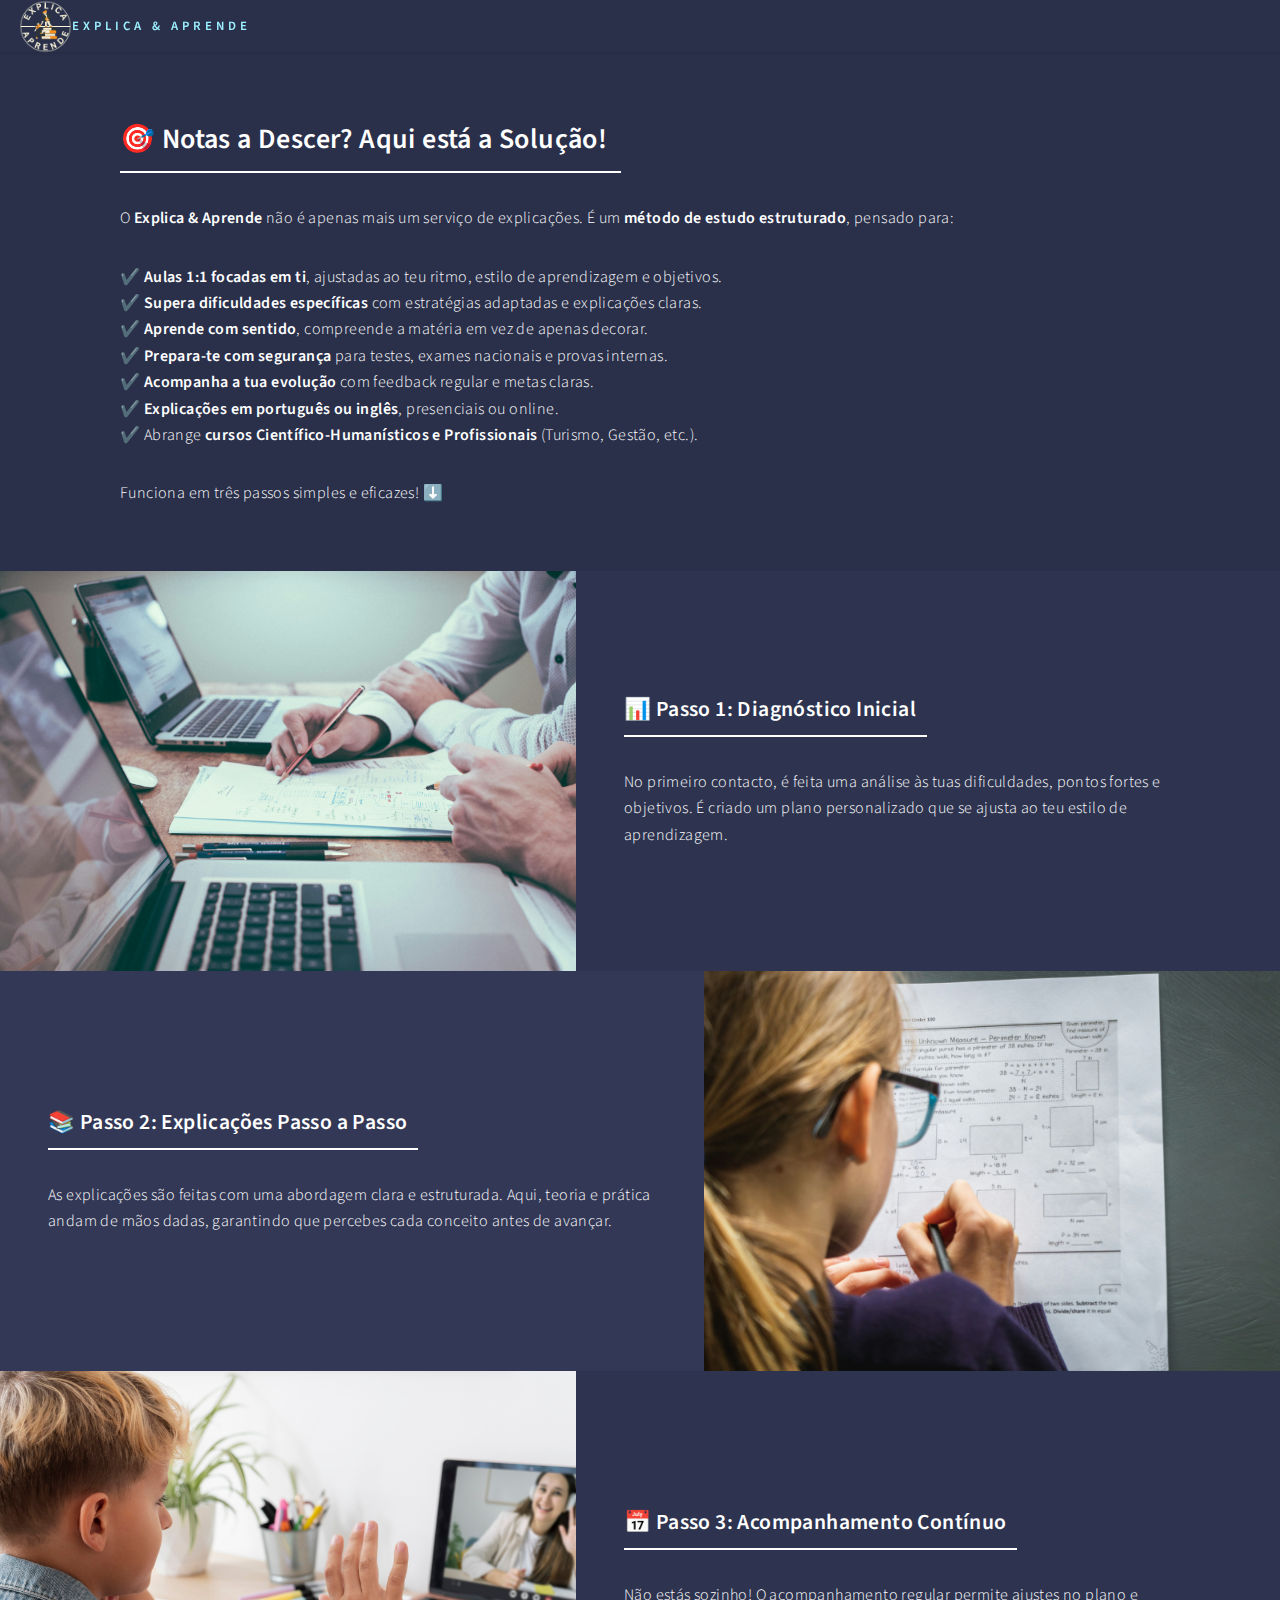
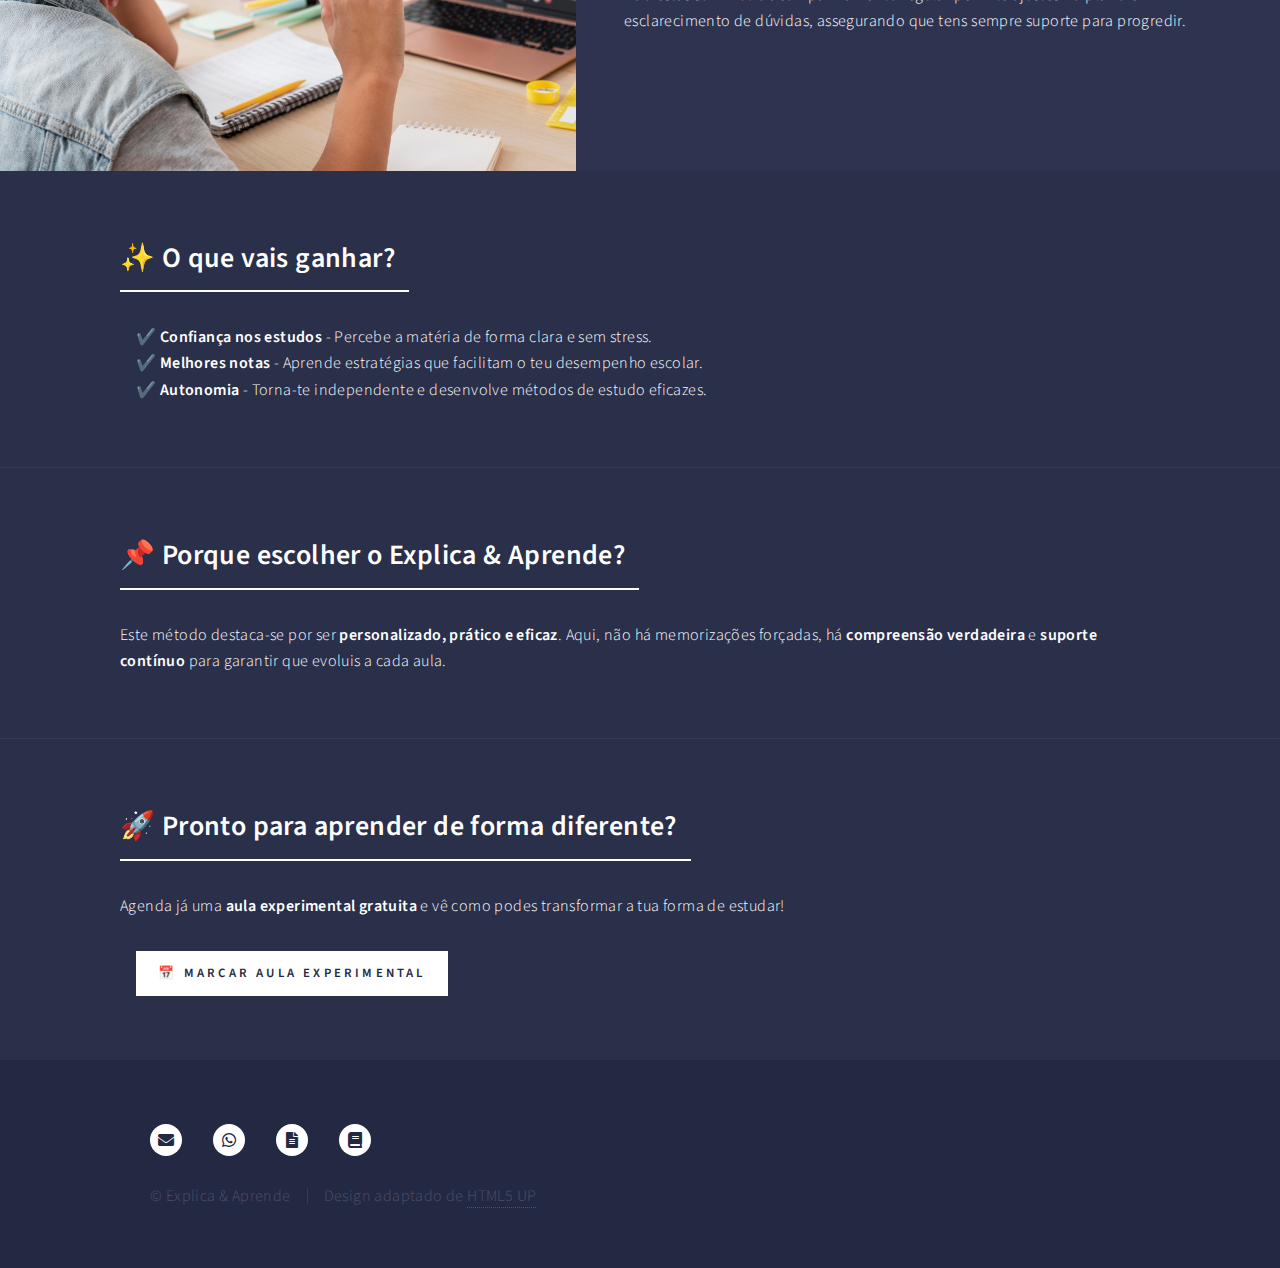
<file: metodo.html>
<!DOCTYPE HTML>
<html lang="pt">
	<head>
		<title>Explica & Aprende | Explicações de Matemática e Ciências Online e em Lisboa</title>
		<meta charset="utf-8" />
		<meta name="viewport" content="width=device-width, initial-scale=1, user-scalable=no" />
		<meta name="description" content="Explicações especializadas em Matemática e Ciências para alunos do básico ao secundário. Método personalizado com resultados comprovados. Marca já a tua aula experimental gratuita!" />
		<meta name="keywords" content="explicações lisboa, aulas matemática, apoio escolar, explicações online, melhorar notas" />
		<link rel="stylesheet" href="assets/css/main.css" />
		<noscript><link rel="stylesheet" href="assets/css/noscript.css" /></noscript>

		
		<!-- Redes Sociais -->
		<meta property="og:title" content="Explica & Aprende - Método Comprovado para Melhorar Notas">
		<meta property="og:description" content="Explicações personalizadas em Lisboa e online para Matemática, Física e Química. Resultados visíveis em 4 semanas!">
		<meta property="og:image" content="https://m-arsr.github.io/explica-aprende/images/og-logo.png">
		<meta property="og:url" content="https://m-arsr.github.io/explica-aprende/metodo.html">
		<meta name="twitter:card" content="summary_large_image">



	</head>
	<body class="is-preload">
		<!-- Wrapper -->
		<div id="wrapper">

			<!-- Header -->
			<header id="header">
				<a href="index.html" class="logo">
					<img src="images/logo escuro sem fundo.png" alt="Explica & Aprende" style="height: 53px;">
					<span class="logo-text">Explica   &amp;   Aprende</span>
				</a>
			</header>

			<!-- Main -->
			<div id="main">
				
				<section id="one">
					<div class="inner">
						<header class="major">
							<h2>🎯 Notas a Descer? Aqui está a Solução!</h2>
						</header>
						<p>O <strong>Explica & Aprende</strong> não é apenas mais um serviço de explicações. É um <strong>método de estudo estruturado</strong>, pensado para:</p>
							<p>✔️ <strong>Aulas 1:1 focadas em ti</strong>, ajustadas ao teu ritmo, estilo de aprendizagem e objetivos.<br>
								✔️ <strong>Supera dificuldades específicas</strong> com estratégias adaptadas e explicações claras.<br>
								✔️ <strong>Aprende com sentido</strong>, compreende a matéria em vez de apenas decorar.<br>
								✔️ <strong>Prepara-te com segurança</strong> para testes, exames nacionais e provas internas.<br>
								✔️ <strong>Acompanha a tua evolução</strong> com feedback regular e metas claras.<br>
								✔️ <strong>Explicações em português ou inglês</strong>, presenciais ou online.<br>
								✔️ Abrange <strong>cursos Científico-Humanísticos e Profissionais</strong> (Turismo, Gestão, etc.). <p>
						<p>Funciona em três passos simples e eficazes! ⬇️</p>
					</div>
					
				</section>

				<!-- Como Funciona -->
				<section id="two" class="spotlights">
					<section>
						<a href="#" class="image" id="imagemMax">
							<img src="images/passo1.jpg" alt="Passo 1 - Avaliação do aluno" data-position="center center" />
						</a>
						<div class="content">
							<div class="inner">
								<header class="major">
									<h3>📊 Passo 1: Diagnóstico Inicial</h3>
								</header>
								<p>No primeiro contacto, é feita uma análise às tuas dificuldades, pontos fortes e objetivos. É criado um plano personalizado que se ajusta ao teu estilo de aprendizagem.</p>
							</div>
						</div>
					</section>

					<section>
						<a href="#" class="image" id="imagemMax">
							<img src="images/passo2.jpg" alt="Passo 2 - Aulas estruturadas" data-position="center center" />
						</a>
						<div class="content">
							<div class="inner">
								<header class="major">
									<h3>📚 Passo 2: Explicações Passo a Passo</h3>
								</header>
								<p>As explicações são feitas com uma abordagem clara e estruturada. Aqui, teoria e prática andam de mãos dadas, garantindo que percebes cada conceito antes de avançar.</p>
							</div>
						</div>
					</section>

					<section>
						<a href="#" class="image" id="imagemMax">
							<img src="images/passo3.jpg" alt="Passo 3 - Acompanhamento Contínuo" data-position="center center" />
						</a>
						<div class="content">
							<div class="inner">
								<header class="major">
									<h3>📅 Passo 3: Acompanhamento Contínuo</h3>
								</header>
								<p>Não estás sozinho! O acompanhamento regular permite ajustes no plano e esclarecimento de dúvidas, assegurando que tens sempre suporte para progredir.</p>
							</div>
						</div>
					</section>
				</section>

				<!-- Benefícios do Método -->
				<section id="three">
					<div class="inner">
						<header class="major">
							<h2>✨ O que vais ganhar?</h2>
						</header>
						<ul>
							<p>✔️ <b>Confiança nos estudos</b> - Percebe a matéria de forma clara e sem stress.<br>
							✔️ <b>Melhores notas</b> - Aprende estratégias que facilitam o teu desempenho escolar.<br>
							✔️ <b>Autonomia</b> - Torna-te independente e desenvolve métodos de estudo eficazes.</p>
						</ul>
					</div>
				</section>
				
				
				<section id="why-choose">
					<div class="inner">
						<header class="major">
							<h2>📌 Porque escolher o Explica & Aprende?</h2>
						</header>
						<p>Este método destaca-se por ser <b>personalizado, prático e eficaz</b>. Aqui, não há memorizações forçadas, há <b>compreensão verdadeira</b> e <b>suporte contínuo</b> para garantir que evoluis a cada aula.</p>
					</div>
				</section>
				
				<!-- Call to Action -->
				<section id="cta">
					<div class="inner">
						<header class="major">
							<h2>🚀 Pronto para aprender de forma diferente?</h2>
						</header>
						<p>Agenda já uma <strong>aula experimental gratuita</strong> e vê como podes transformar a tua forma de estudar!</p>
						<ul class="actions">
							<li><a href="agendar.html" class="button primary">📅 Marcar Aula Experimental</a></li>
						</ul>
					</div>
				</section>
				
			</div>
			
			<!-- Footer -->
			<footer id="footer">
				<div class="inner">
					<ul class="icons">
						<li><a href="mailto:explica.aprende.pt@gmail.com" class="icon solid alt fa-envelope"><span class="label">E-mail</span></a></li>
						<li><a href="https://wa.me/351961199764" class="icon brands alt fa-whatsapp"><span class="label">WhatsApp</span></a></li>
						<li><a href="termos.html" class="icon solid alt fa-file-alt"><span class="label">Termos e Condições</span></a></li>
						<li><a href="recursos.html" class="icon solid alt fa-book"><span class="label">Recursos</span></a></li>
					</ul>
					<ul class="copyright">
						<li>&copy; Explica & Aprende</li>
						<li>Design adaptado de <a href="https://html5up.net">HTML5 UP</a></li>
					</ul>
				</div>
			</footer>
			
		</div>
		
		<!-- Scripts -->
		<script src="assets/js/jquery.min.js"></script>
		<script src="assets/js/main.js"></script>
		
	</body>
	</html>
</file>
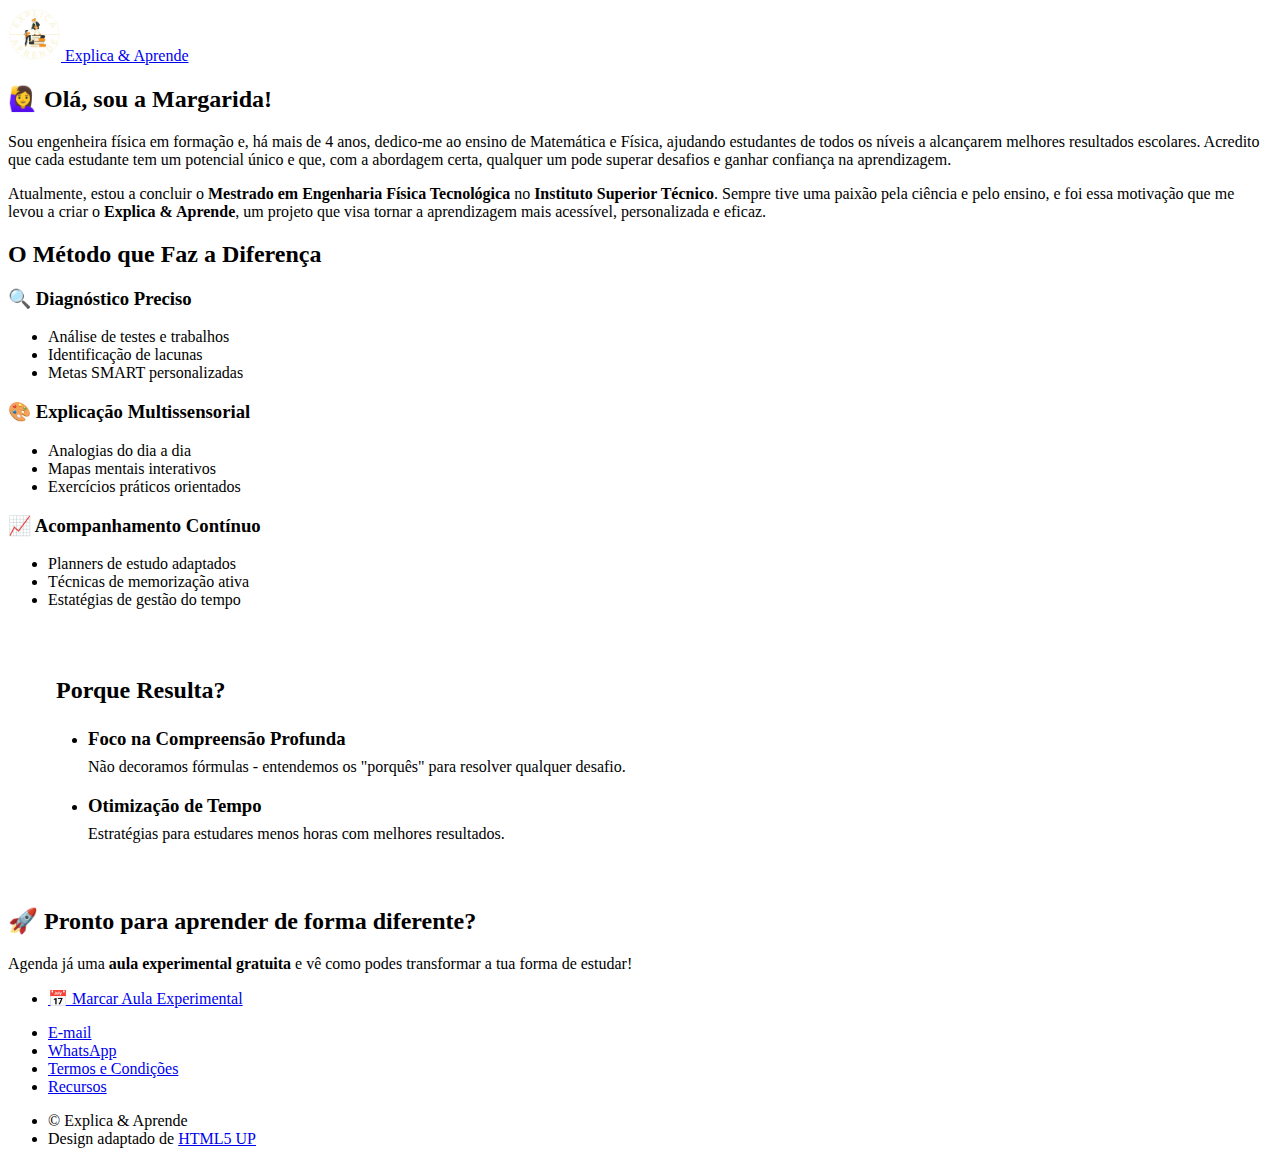
<file: sobre-mim.html>
<!DOCTYPE html>
<html lang="pt-PT">
<head>
    <title>Margarida Rodrigues - Explicações de Matemática e Ciências Online e em Lisboa | Explica & Aprende</title>
    <meta charset="utf-8">
    <meta name="viewport" content="width=device-width, initial-scale=1">
    <meta name="description" content="Engenheira Física do IST com 4+ anos de experiência em explicações personalizadas. Método inovador para alunos do básico ao ensino superior em Lisboa.">
    <meta name="keywords" content="explicações matemática lisboa, explicações física lisboa, engenheira física IST, método estudo eficaz">
    
    <!-- Open Graph -->
    <meta property="og:title" content="Explicações Científicas em Lisboa de Matemática e Ciências Online e em Lisboa">
    <meta property="og:description" content="Mestranda em Engenharia Física no Técnico com método para melhoria de notas em Matemática e Física">
    <meta property="og:image" content="https://explica-aprende.pt/images/og-image.png">
    <meta property="og:url" content="https://explica-aprende.pt/sobre-mim.html">

	</head>
	<body class="is-preload">
		<!-- Wrapper -->
		<div id="wrapper">

			<!-- Header -->
			<header id="header">
				<a href="index.html" class="logo">
					<img src="images/logo escuro sem fundo.png" alt="Explica & Aprende" style="height: 53px;">
					<span class="logo-text">Explica &amp; Aprende</span>
				</a>
			</header>

			<!-- Main -->
			<div id="main">
				<section id="one">
					<div class="inner">
						<!-- Seção 1: Apresentação Pessoal -->
						<div class="bio-section">
							<header class="major">
								<h2>🙋‍♀️ Olá, sou a Margarida!</h2>
							</header>
							<p>Sou engenheira física em formação e, há mais de 4 anos, dedico-me ao ensino de Matemática e Física, ajudando estudantes de todos os níveis a alcançarem melhores resultados escolares. Acredito que cada estudante tem um potencial único e que, com a abordagem certa, qualquer um pode superar desafios e ganhar confiança na aprendizagem.</p>
							<p>Atualmente, estou a concluir o <b>Mestrado em Engenharia Física Tecnológica</b> no <b>Instituto Superior Técnico</b>. Sempre tive uma paixão pela ciência e pelo ensino, e foi essa motivação que me levou a criar o <b>Explica & Aprende</b>, um projeto que visa tornar a aprendizagem mais acessível, personalizada e eficaz.</p>
						</div>

						<!-- Seção 2: Método -->
						<div class="methodology">
							<h2>O Método que Faz a Diferença</h2>
							<div class="pillars">
								<div class="pillar">
									<h3>🔍 Diagnóstico Preciso</h3>
									<ul>
										<li>Análise de testes e trabalhos</li>
										<li>Identificação de lacunas</li>
										<li>Metas SMART personalizadas</li>
									</ul>
								</div>
								
								<div class="pillar">
									<h3>🎨 Explicação Multissensorial</h3>
									<ul>
										<li>Analogias do dia a dia</li>
										<li>Mapas mentais interativos</li>
										<li>Exercícios práticos orientados</li>
									</ul>
								</div>
								
								<div class="pillar">
									<h3>📈 Acompanhamento Contínuo</h3>
									<ul>
										<li>Planners de estudo adaptados</li>
										<li>Técnicas de memorização ativa</li>
										<li>Estatégias de gestão do tempo</li>
									</ul>
								</div>
							</div>
						</div>


						<!-- Seção 3: Resultados -->
						<div class="philosophy" style="margin: 2rem; padding: 1rem;">
							<h2 style="margin-bottom: 1.5rem;">Porque Resulta?</h2>
							<ul style="margin: 0; padding-left: 2rem;">
								<li style="margin-bottom: 1rem;">
									<h3 style="margin-bottom: 0.5rem;">Foco na Compreensão Profunda</h3>
									<p style="margin: 0;">Não decoramos fórmulas - entendemos os "porquês" para resolver qualquer desafio.</p>
								</li>
								<li style="margin-bottom: 1rem;">
									<h3 style="margin-bottom: 0.5rem;">Otimização de Tempo</h3>
									<p style="margin: 0;">Estratégias para estudares menos horas com melhores resultados.</p>
								</li>
							</ul>
						</div>

						<!-- Call to Action -->
							<section id="cta">
								<div class="inner">
									<header class="major">
										<h2>🚀 Pronto para aprender de forma diferente?</h2>
									</header>
									<p>Agenda já uma <strong>aula experimental gratuita</strong> e vê como podes transformar a tua forma de estudar!</p>
									<ul class="actions">
										<li><a href="agendar.html" class="button primary">📅 Marcar Aula Experimental</a></li>
									</ul>
								</div>
							</section>

			</div>

			
<!-- Footer -->
			<footer id="footer">
				<div class="inner">
					<ul class="icons">
						<li><a href="mailto:explica.aprende.pt@gmail.com" class="icon solid alt fa-envelope"><span class="label">E-mail</span></a></li>
						<li><a href="https://wa.me/351961199764" class="icon brands alt fa-whatsapp"><span class="label">WhatsApp</span></a></li>
						<li><a href="termos.html" class="icon solid alt fa-file-alt"><span class="label">Termos e Condições</span></a></li>
						<li><a href="recursos.html" class="icon solid alt fa-book"><span class="label">Recursos</span></a></li>
					</ul>
					<ul class="copyright">
						<li>&copy; Explica & Aprende</li>
						<li>Design adaptado de <a href="https://html5up.net">HTML5 UP</a></li>
					</ul>
				</div>
			</footer>
			
		</div>
		
		<!-- Scripts -->
		<script src="assets/js/jquery.min.js"></script>
		<script src="assets/js/main.js"></script>
		
	</body>
</html>
</file>
<file: assets/css/noscript.css>
/*
	Forty by HTML5 UP
	html5up.net | @ajlkn
	Free for personal and commercial use under the CCA 3.0 license (html5up.net/license)
*/

/* Banner */

	body.is-preload #banner:after {
		opacity: 0.85;
	}

	body.is-preload #banner > .inner {
		-moz-filter: none;
		-webkit-filter: none;
		-ms-filter: none;
		filter: none;
		-moz-transform: none;
		-webkit-transform: none;
		-ms-transform: none;
		transform: none;
		opacity: 1;
	}
</file>
<file: assets/css/main.css>
@import url(fontawesome-all.min.css);
@import url("https://fonts.googleapis.com/css?family=Source+Sans+Pro:300,300italic,600,600italic");

/*
	Forty by HTML5 UP
	html5up.net | @ajlkn
	Free for personal and commercial use under the CCA 3.0 license (html5up.net/license)
*/

html, body, div, span, applet, object,
iframe, h1, h2, h3, h4, h5, h6, p, blockquote,
pre, a, abbr, acronym, address, big, cite,
code, del, dfn, em, img, ins, kbd, q, s, samp,
small, strike, strong, sub, sup, tt, var, b,
u, i, center, dl, dt, dd, ol, ul, li, fieldset,
form, label, legend, table, caption, tbody,
tfoot, thead, tr, th, td, article, aside,
canvas, details, embed, figure, figcaption,
footer, header, hgroup, menu, nav, output, ruby,
section, summary, time, mark, audio, video {
	margin: 0;
	padding: 0;
	border: 0;
	font-size: 100%;
	font: inherit;
	vertical-align: baseline;}

article, aside, details, figcaption, figure,
footer, header, hgroup, menu, nav, section {
	display: block;}

body {
	line-height: 1;
}

ol, ul {
	list-style: none;
}

blockquote, q {
	quotes: none;
}

	blockquote:before, blockquote:after, q:before, q:after {
		content: '';
		content: none;
	}

table {
	border-collapse: collapse;
	border-spacing: 0;
}

body {
	-webkit-text-size-adjust: none;
}

mark {
	background-color: transparent;
	color: inherit;
}

input::-moz-focus-inner {
	border: 0;
	padding: 0;
}

input, select, textarea {
	-moz-appearance: none;
	-webkit-appearance: none;
	-ms-appearance: none;
	appearance: none;
}

/* Basic */

	@-ms-viewport {
		width: device-width;
	}

	body {
		-ms-overflow-style: scrollbar;
	}

	@media screen and (max-width: 480px) {

		html, body {
			min-width: 320px;
		}

	}

	html {
		box-sizing: border-box;
	}

	*, *:before, *:after {
		box-sizing: inherit;
	}

	body {
		background: #242943;
	}

		body.is-preload *, body.is-preload *:before, body.is-preload *:after {
			-moz-animation: none !important;
			-webkit-animation: none !important;
			-ms-animation: none !important;
			animation: none !important;
			-moz-transition: none !important;
			-webkit-transition: none !important;
			-ms-transition: none !important;
			transition: none !important;
		}

/* Type */

	body, input, select, textarea {
		color: #ffffff;
		font-family: "Source Sans Pro", Helvetica, sans-serif;
		font-size: 17pt;
		font-weight: 300;
		letter-spacing: 0.025em;
		line-height: 1.65;
	}

		@media screen and (max-width: 1680px) {

			body, input, select, textarea {
				font-size: 14pt;
			}

		}

		@media screen and (max-width: 1280px) {

			body, input, select, textarea {
				font-size: 12pt;
			}

		}

		@media screen and (max-width: 360px) {

			body, input, select, textarea {
				font-size: 11pt;
			}

		}

	a {
		-moz-transition: color 0.2s ease-in-out, border-bottom-color 0.2s ease-in-out;
		-webkit-transition: color 0.2s ease-in-out, border-bottom-color 0.2s ease-in-out;
		-ms-transition: color 0.2s ease-in-out, border-bottom-color 0.2s ease-in-out;
		transition: color 0.2s ease-in-out, border-bottom-color 0.2s ease-in-out;
		border-bottom: dotted 1px;
		color: inherit;
		text-decoration: none;
	}

		a:hover {
			border-bottom-color: transparent;
			color: #9bf1ff !important;
		}

		a:active {
			color: #53e3fb !important;
		}

	strong, b {
		color: #ffffff;
		font-weight: 600;
	}

	em, i {
		font-style: italic;
	}

	p {
		margin: 0 0 2em 0;
	}

	h1, h2, h3, h4, h5, h6 {
		color: #ffffff;
		font-weight: 600;
		line-height: 1.65;
		margin: 0 0 1em 0;
	}

		h1 a, h2 a, h3 a, h4 a, h5 a, h6 a {
			color: inherit;
			border-bottom: 0;
		}

	h1 {
		font-size: 2.5em;
	}

	h2 {
		font-size: 1.75em;
		word-wrap: break-word; /* Garante que palavras longas não ultrapassem a tela */
	}

	h3 {
		font-size: 1.35em;
	}

	h4 {
		font-size: 1.1em;
	}

	h5 {
		font-size: 0.9em;
	}

	h6 {
		font-size: 0.7em;
	}

	@media screen and (max-width: 736px) {

		h1 {
			font-size: 2em;
		}

		h2 {
			font-size: 1.5em;
		}

		h3 {
			font-size: 1.25em;
		}

	}

	sub {
		font-size: 0.8em;
		position: relative;
		top: 0.5em;
	}

	sup {
		font-size: 0.8em;
		position: relative;
		top: -0.5em;
	}

	blockquote {
		border-left: solid 4px rgba(212, 212, 255, 0.1);
		font-style: italic;
		margin: 0 0 2em 0;
		padding: 0.5em 0 0.5em 2em;
	}

	code {
		background: rgba(212, 212, 255, 0.035);
		font-family: "Courier New", monospace;
		font-size: 0.9em;
		margin: 0 0.25em;
		padding: 0.25em 0.65em;
	}

	pre {
		-webkit-overflow-scrolling: touch;
		font-family: "Courier New", monospace;
		font-size: 0.9em;
		margin: 0 0 2em 0;
	}

		pre code {
			display: block;
			line-height: 1.75;
			padding: 1em 1.5em;
			overflow-x: auto;
		}

	hr {
		border: 0;
		border-bottom: solid 1px rgba(212, 212, 255, 0.1);
		margin: 2em 0;
	}

		hr.major {
			margin: 3em 0;
		}

	.align-left {
		text-align: left;
	}

	.align-center {
		text-align: center;
	}

	.align-right {
		text-align: right;
	}

/* Row */

	.row {
		display: flex;
		flex-wrap: wrap;
		box-sizing: border-box;
		align-items: stretch;
	}

		.row > * {
			box-sizing: border-box;
		}

		.row.gtr-uniform > * > :last-child {
			margin-bottom: 0;
		}

		.row.aln-left {
			justify-content: flex-start;
		}

		.row.aln-center {
			justify-content: center;
		}

		.row.aln-right {
			justify-content: flex-end;
		}

		.row.aln-top {
			align-items: flex-start;
		}

		.row.aln-middle {
			align-items: center;
		}

		.row.aln-bottom {
			align-items: flex-end;
		}

		.row > .imp {
			order: -1;
		}

		.row > .col-1 {
			width: 8.33333%;
		}

		.row > .off-1 {
			margin-left: 8.33333%;
		}

		.row > .col-2 {
			width: 16.66667%;
		}

		.row > .off-2 {
			margin-left: 16.66667%;
		}

		.row > .col-3 {
			width: 25%;
		}

		.row > .off-3 {
			margin-left: 25%;
		}

		.row > .col-4 {
			width: 33.33333%;
		}

		.row > .off-4 {
			margin-left: 33.33333%;
		}

		.row > .col-5 {
			width: 41.66667%;
		}

		.row > .off-5 {
			margin-left: 41.66667%;
		}

		.row > .col-6 {
			width: 50%;
		}

		.row > .off-6 {
			margin-left: 50%;
		}

		.row > .col-7 {
			width: 58.33333%;
		}

		.row > .off-7 {
			margin-left: 58.33333%;
		}

		.row > .col-8 {
			width: 66.66667%;
		}

		.row > .off-8 {
			margin-left: 66.66667%;
		}

		.row > .col-9 {
			width: 75%;
		}

		.row > .off-9 {
			margin-left: 75%;
		}

		.row > .col-10 {
			width: 83.33333%;
		}

		.row > .off-10 {
			margin-left: 83.33333%;
		}

		.row > .col-11 {
			width: 91.66667%;
		}

		.row > .off-11 {
			margin-left: 91.66667%;
		}

		.row > .col-12 {
			width: 100%;
		}

		.row > .off-12 {
			margin-left: 100%;
		}

		.row.gtr-0 {
			margin-top: 0;
			margin-left: 0em;
		}

			.row.gtr-0 > * {
				padding: 0 0 0 0em;
			}

			.row.gtr-0.gtr-uniform {
				margin-top: 0em;
			}

				.row.gtr-0.gtr-uniform > * {
					padding-top: 0em;
				}

		.row.gtr-25 {
			margin-top: 0;
			margin-left: -0.5em;
		}

			.row.gtr-25 > * {
				padding: 0 0 0 0.5em;
			}

			.row.gtr-25.gtr-uniform {
				margin-top: -0.5em;
			}

				.row.gtr-25.gtr-uniform > * {
					padding-top: 0.5em;
				}

		.row.gtr-50 {
			margin-top: 0;
			margin-left: -1em;
		}

			.row.gtr-50 > * {
				padding: 0 0 0 1em;
			}

			.row.gtr-50.gtr-uniform {
				margin-top: -1em;
			}

				.row.gtr-50.gtr-uniform > * {
					padding-top: 1em;
				}

		.row {
			margin-top: 0;
			margin-left: -2em;
		}

			.row > * {
				padding: 0 0 0 2em;
			}

			.row.gtr-uniform {
				margin-top: -2em;
			}

				.row.gtr-uniform > * {
					padding-top: 2em;
				}

		.row.gtr-150 {
			margin-top: 0;
			margin-left: -3em;
		}

			.row.gtr-150 > * {
				padding: 0 0 0 3em;
			}

			.row.gtr-150.gtr-uniform {
				margin-top: -3em;
			}

				.row.gtr-150.gtr-uniform > * {
					padding-top: 3em;
				}

		.row.gtr-200 {
			margin-top: 0;
			margin-left: -4em;
		}

			.row.gtr-200 > * {
				padding: 0 0 0 4em;
			}

			.row.gtr-200.gtr-uniform {
				margin-top: -4em;
			}

				.row.gtr-200.gtr-uniform > * {
					padding-top: 4em;
				}

		@media screen and (max-width: 1680px) {

			.row {
				display: flex;
				flex-wrap: wrap;
				box-sizing: border-box;
				align-items: stretch;
			}

				.row > * {
					box-sizing: border-box;
				}

				.row.gtr-uniform > * > :last-child {
					margin-bottom: 0;
				}

				.row.aln-left {
					justify-content: flex-start;
				}

				.row.aln-center {
					justify-content: center;
				}

				.row.aln-right {
					justify-content: flex-end;
				}

				.row.aln-top {
					align-items: flex-start;
				}

				.row.aln-middle {
					align-items: center;
				}

				.row.aln-bottom {
					align-items: flex-end;
				}

				.row > .imp-xlarge {
					order: -1;
				}

				.row > .col-1-xlarge {
					width: 8.33333%;
				}

				.row > .off-1-xlarge {
					margin-left: 8.33333%;
				}

				.row > .col-2-xlarge {
					width: 16.66667%;
				}

				.row > .off-2-xlarge {
					margin-left: 16.66667%;
				}

				.row > .col-3-xlarge {
					width: 25%;
				}

				.row > .off-3-xlarge {
					margin-left: 25%;
				}

				.row > .col-4-xlarge {
					width: 33.33333%;
				}

				.row > .off-4-xlarge {
					margin-left: 33.33333%;
				}

				.row > .col-5-xlarge {
					width: 41.66667%;
				}

				.row > .off-5-xlarge {
					margin-left: 41.66667%;
				}

				.row > .col-6-xlarge {
					width: 50%;
				}

				.row > .off-6-xlarge {
					margin-left: 50%;
				}

				.row > .col-7-xlarge {
					width: 58.33333%;
				}

				.row > .off-7-xlarge {
					margin-left: 58.33333%;
				}

				.row > .col-8-xlarge {
					width: 66.66667%;
				}

				.row > .off-8-xlarge {
					margin-left: 66.66667%;
				}

				.row > .col-9-xlarge {
					width: 75%;
				}

				.row > .off-9-xlarge {
					margin-left: 75%;
				}

				.row > .col-10-xlarge {
					width: 83.33333%;
				}

				.row > .off-10-xlarge {
					margin-left: 83.33333%;
				}

				.row > .col-11-xlarge {
					width: 91.66667%;
				}

				.row > .off-11-xlarge {
					margin-left: 91.66667%;
				}

				.row > .col-12-xlarge {
					width: 100%;
				}

				.row > .off-12-xlarge {
					margin-left: 100%;
				}

				.row.gtr-0 {
					margin-top: 0;
					margin-left: 0em;
				}

					.row.gtr-0 > * {
						padding: 0 0 0 0em;
					}

					.row.gtr-0.gtr-uniform {
						margin-top: 0em;
					}

						.row.gtr-0.gtr-uniform > * {
							padding-top: 0em;
						}

				.row.gtr-25 {
					margin-top: 0;
					margin-left: -0.5em;
				}

					.row.gtr-25 > * {
						padding: 0 0 0 0.5em;
					}

					.row.gtr-25.gtr-uniform {
						margin-top: -0.5em;
					}

						.row.gtr-25.gtr-uniform > * {
							padding-top: 0.5em;
						}

				.row.gtr-50 {
					margin-top: 0;
					margin-left: -1em;
				}

					.row.gtr-50 > * {
						padding: 0 0 0 1em;
					}

					.row.gtr-50.gtr-uniform {
						margin-top: -1em;
					}

						.row.gtr-50.gtr-uniform > * {
							padding-top: 1em;
						}

				.row {
					margin-top: 0;
					margin-left: -2em;
				}

					.row > * {
						padding: 0 0 0 2em;
					}

					.row.gtr-uniform {
						margin-top: -2em;
					}

						.row.gtr-uniform > * {
							padding-top: 2em;
						}

				.row.gtr-150 {
					margin-top: 0;
					margin-left: -3em;
				}

					.row.gtr-150 > * {
						padding: 0 0 0 3em;
					}

					.row.gtr-150.gtr-uniform {
						margin-top: -3em;
					}

						.row.gtr-150.gtr-uniform > * {
							padding-top: 3em;
						}

				.row.gtr-200 {
					margin-top: 0;
					margin-left: -4em;
				}

					.row.gtr-200 > * {
						padding: 0 0 0 4em;
					}

					.row.gtr-200.gtr-uniform {
						margin-top: -4em;
					}

						.row.gtr-200.gtr-uniform > * {
							padding-top: 4em;
						}

		}

		@media screen and (max-width: 1280px) {

			.row {
				display: flex;
				flex-wrap: wrap;
				box-sizing: border-box;
				align-items: stretch;
			}

				.row > * {
					box-sizing: border-box;
				}

				.row.gtr-uniform > * > :last-child {
					margin-bottom: 0;
				}

				.row.aln-left {
					justify-content: flex-start;
				}

				.row.aln-center {
					justify-content: center;
				}

				.row.aln-right {
					justify-content: flex-end;
				}

				.row.aln-top {
					align-items: flex-start;
				}

				.row.aln-middle {
					align-items: center;
				}

				.row.aln-bottom {
					align-items: flex-end;
				}

				.row > .imp-large {
					order: -1;
				}

				.row > .col-1-large {
					width: 8.33333%;
				}

				.row > .off-1-large {
					margin-left: 8.33333%;
				}

				.row > .col-2-large {
					width: 16.66667%;
				}

				.row > .off-2-large {
					margin-left: 16.66667%;
				}

				.row > .col-3-large {
					width: 25%;
				}

				.row > .off-3-large {
					margin-left: 25%;
				}

				.row > .col-4-large {
					width: 33.33333%;
				}

				.row > .off-4-large {
					margin-left: 33.33333%;
				}

				.row > .col-5-large {
					width: 41.66667%;
				}

				.row > .off-5-large {
					margin-left: 41.66667%;
				}

				.row > .col-6-large {
					width: 50%;
				}

				.row > .off-6-large {
					margin-left: 50%;
				}

				.row > .col-7-large {
					width: 58.33333%;
				}

				.row > .off-7-large {
					margin-left: 58.33333%;
				}

				.row > .col-8-large {
					width: 66.66667%;
				}

				.row > .off-8-large {
					margin-left: 66.66667%;
				}

				.row > .col-9-large {
					width: 75%;
				}

				.row > .off-9-large {
					margin-left: 75%;
				}

				.row > .col-10-large {
					width: 83.33333%;
				}

				.row > .off-10-large {
					margin-left: 83.33333%;
				}

				.row > .col-11-large {
					width: 91.66667%;
				}

				.row > .off-11-large {
					margin-left: 91.66667%;
				}

				.row > .col-12-large {
					width: 100%;
				}

				.row > .off-12-large {
					margin-left: 100%;
				}

				.row.gtr-0 {
					margin-top: 0;
					margin-left: 0em;
				}

					.row.gtr-0 > * {
						padding: 0 0 0 0em;
					}

					.row.gtr-0.gtr-uniform {
						margin-top: 0em;
					}

						.row.gtr-0.gtr-uniform > * {
							padding-top: 0em;
						}

				.row.gtr-25 {
					margin-top: 0;
					margin-left: -0.375em;
				}

					.row.gtr-25 > * {
						padding: 0 0 0 0.375em;
					}

					.row.gtr-25.gtr-uniform {
						margin-top: -0.375em;
					}

						.row.gtr-25.gtr-uniform > * {
							padding-top: 0.375em;
						}

				.row.gtr-50 {
					margin-top: 0;
					margin-left: -0.75em;
				}

					.row.gtr-50 > * {
						padding: 0 0 0 0.75em;
					}

					.row.gtr-50.gtr-uniform {
						margin-top: -0.75em;
					}

						.row.gtr-50.gtr-uniform > * {
							padding-top: 0.75em;
						}

				.row {
					margin-top: 0;
					margin-left: -1.5em;
				}

					.row > * {
						padding: 0 0 0 1.5em;
					}

					.row.gtr-uniform {
						margin-top: -1.5em;
					}

						.row.gtr-uniform > * {
							padding-top: 1.5em;
						}

				.row.gtr-150 {
					margin-top: 0;
					margin-left: -2.25em;
				}

					.row.gtr-150 > * {
						padding: 0 0 0 2.25em;
					}

					.row.gtr-150.gtr-uniform {
						margin-top: -2.25em;
					}

						.row.gtr-150.gtr-uniform > * {
							padding-top: 2.25em;
						}

				.row.gtr-200 {
					margin-top: 0;
					margin-left: -3em;
				}

					.row.gtr-200 > * {
						padding: 0 0 0 3em;
					}

					.row.gtr-200.gtr-uniform {
						margin-top: -3em;
					}

						.row.gtr-200.gtr-uniform > * {
							padding-top: 3em;
						}

		}

		@media screen and (max-width: 980px) {

			.row {
				display: flex;
				flex-wrap: wrap;
				box-sizing: border-box;
				align-items: stretch;
			}

				.row > * {
					box-sizing: border-box;
				}

				.row.gtr-uniform > * > :last-child {
					margin-bottom: 0;
				}

				.row.aln-left {
					justify-content: flex-start;
				}

				.row.aln-center {
					justify-content: center;
				}

				.row.aln-right {
					justify-content: flex-end;
				}

				.row.aln-top {
					align-items: flex-start;
				}

				.row.aln-middle {
					align-items: center;
				}

				.row.aln-bottom {
					align-items: flex-end;
				}

				.row > .imp-medium {
					order: -1;
				}

				.row > .col-1-medium {
					width: 8.33333%;
				}

				.row > .off-1-medium {
					margin-left: 8.33333%;
				}

				.row > .col-2-medium {
					width: 16.66667%;
				}

				.row > .off-2-medium {
					margin-left: 16.66667%;
				}

				.row > .col-3-medium {
					width: 25%;
				}

				.row > .off-3-medium {
					margin-left: 25%;
				}

				.row > .col-4-medium {
					width: 33.33333%;
				}

				.row > .off-4-medium {
					margin-left: 33.33333%;
				}

				.row > .col-5-medium {
					width: 41.66667%;
				}

				.row > .off-5-medium {
					margin-left: 41.66667%;
				}

				.row > .col-6-medium {
					width: 50%;
				}

				.row > .off-6-medium {
					margin-left: 50%;
				}

				.row > .col-7-medium {
					width: 58.33333%;
				}

				.row > .off-7-medium {
					margin-left: 58.33333%;
				}

				.row > .col-8-medium {
					width: 66.66667%;
				}

				.row > .off-8-medium {
					margin-left: 66.66667%;
				}

				.row > .col-9-medium {
					width: 75%;
				}

				.row > .off-9-medium {
					margin-left: 75%;
				}

				.row > .col-10-medium {
					width: 83.33333%;
				}

				.row > .off-10-medium {
					margin-left: 83.33333%;
				}

				.row > .col-11-medium {
					width: 91.66667%;
				}

				.row > .off-11-medium {
					margin-left: 91.66667%;
				}

				.row > .col-12-medium {
					width: 100%;
				}

				.row > .off-12-medium {
					margin-left: 100%;
				}

				.row.gtr-0 {
					margin-top: 0;
					margin-left: 0em;
				}

					.row.gtr-0 > * {
						padding: 0 0 0 0em;
					}

					.row.gtr-0.gtr-uniform {
						margin-top: 0em;
					}

						.row.gtr-0.gtr-uniform > * {
							padding-top: 0em;
						}

				.row.gtr-25 {
					margin-top: 0;
					margin-left: -0.375em;
				}

					.row.gtr-25 > * {
						padding: 0 0 0 0.375em;
					}

					.row.gtr-25.gtr-uniform {
						margin-top: -0.375em;
					}

						.row.gtr-25.gtr-uniform > * {
							padding-top: 0.375em;
						}

				.row.gtr-50 {
					margin-top: 0;
					margin-left: -0.75em;
				}

					.row.gtr-50 > * {
						padding: 0 0 0 0.75em;
					}

					.row.gtr-50.gtr-uniform {
						margin-top: -0.75em;
					}

						.row.gtr-50.gtr-uniform > * {
							padding-top: 0.75em;
						}

				.row {
					margin-top: 0;
					margin-left: -1.5em;
				}

					.row > * {
						padding: 0 0 0 1.5em;
					}

					.row.gtr-uniform {
						margin-top: -1.5em;
					}

						.row.gtr-uniform > * {
							padding-top: 1.5em;
						}

				.row.gtr-150 {
					margin-top: 0;
					margin-left: -2.25em;
				}

					.row.gtr-150 > * {
						padding: 0 0 0 2.25em;
					}

					.row.gtr-150.gtr-uniform {
						margin-top: -2.25em;
					}

						.row.gtr-150.gtr-uniform > * {
							padding-top: 2.25em;
						}

				.row.gtr-200 {
					margin-top: 0;
					margin-left: -3em;
				}

					.row.gtr-200 > * {
						padding: 0 0 0 3em;
					}

					.row.gtr-200.gtr-uniform {
						margin-top: -3em;
					}

						.row.gtr-200.gtr-uniform > * {
							padding-top: 3em;
						}

		}

		@media screen and (max-width: 736px) {

			.row {
				display: flex;
				flex-wrap: wrap;
				box-sizing: border-box;
				align-items: stretch;
			}

				.row > * {
					box-sizing: border-box;
				}

				.row.gtr-uniform > * > :last-child {
					margin-bottom: 0;
				}

				.row.aln-left {
					justify-content: flex-start;
				}

				.row.aln-center {
					justify-content: center;
				}

				.row.aln-right {
					justify-content: flex-end;
				}

				.row.aln-top {
					align-items: flex-start;
				}

				.row.aln-middle {
					align-items: center;
				}

				.row.aln-bottom {
					align-items: flex-end;
				}

				.row > .imp-small {
					order: -1;
				}

				.row > .col-1-small {
					width: 8.33333%;
				}

				.row > .off-1-small {
					margin-left: 8.33333%;
				}

				.row > .col-2-small {
					width: 16.66667%;
				}

				.row > .off-2-small {
					margin-left: 16.66667%;
				}

				.row > .col-3-small {
					width: 25%;
				}

				.row > .off-3-small {
					margin-left: 25%;
				}

				.row > .col-4-small {
					width: 33.33333%;
				}

				.row > .off-4-small {
					margin-left: 33.33333%;
				}

				.row > .col-5-small {
					width: 41.66667%;
				}

				.row > .off-5-small {
					margin-left: 41.66667%;
				}

				.row > .col-6-small {
					width: 50%;
				}

				.row > .off-6-small {
					margin-left: 50%;
				}

				.row > .col-7-small {
					width: 58.33333%;
				}

				.row > .off-7-small {
					margin-left: 58.33333%;
				}

				.row > .col-8-small {
					width: 66.66667%;
				}

				.row > .off-8-small {
					margin-left: 66.66667%;
				}

				.row > .col-9-small {
					width: 75%;
				}

				.row > .off-9-small {
					margin-left: 75%;
				}

				.row > .col-10-small {
					width: 83.33333%;
				}

				.row > .off-10-small {
					margin-left: 83.33333%;
				}

				.row > .col-11-small {
					width: 91.66667%;
				}

				.row > .off-11-small {
					margin-left: 91.66667%;
				}

				.row > .col-12-small {
					width: 100%;
				}

				.row > .off-12-small {
					margin-left: 100%;
				}

				.row.gtr-0 {
					margin-top: 0;
					margin-left: 0em;
				}

					.row.gtr-0 > * {
						padding: 0 0 0 0em;
					}

					.row.gtr-0.gtr-uniform {
						margin-top: 0em;
					}

						.row.gtr-0.gtr-uniform > * {
							padding-top: 0em;
						}

				.row.gtr-25 {
					margin-top: 0;
					margin-left: -0.3125em;
				}

					.row.gtr-25 > * {
						padding: 0 0 0 0.3125em;
					}

					.row.gtr-25.gtr-uniform {
						margin-top: -0.3125em;
					}

						.row.gtr-25.gtr-uniform > * {
							padding-top: 0.3125em;
						}

				.row.gtr-50 {
					margin-top: 0;
					margin-left: -0.625em;
				}

					.row.gtr-50 > * {
						padding: 0 0 0 0.625em;
					}

					.row.gtr-50.gtr-uniform {
						margin-top: -0.625em;
					}

						.row.gtr-50.gtr-uniform > * {
							padding-top: 0.625em;
						}

				.row {
					margin-top: 0;
					margin-left: -1.25em;
				}

					.row > * {
						padding: 0 0 0 1.25em;
					}

					.row.gtr-uniform {
						margin-top: -1.25em;
					}

						.row.gtr-uniform > * {
							padding-top: 1.25em;
						}

				.row.gtr-150 {
					margin-top: 0;
					margin-left: -1.875em;
				}

					.row.gtr-150 > * {
						padding: 0 0 0 1.875em;
					}

					.row.gtr-150.gtr-uniform {
						margin-top: -1.875em;
					}

						.row.gtr-150.gtr-uniform > * {
							padding-top: 1.875em;
						}

				.row.gtr-200 {
					margin-top: 0;
					margin-left: -2.5em;
				}

					.row.gtr-200 > * {
						padding: 0 0 0 2.5em;
					}

					.row.gtr-200.gtr-uniform {
						margin-top: -2.5em;
					}

						.row.gtr-200.gtr-uniform > * {
							padding-top: 2.5em;
						}

		}

		@media screen and (max-width: 480px) {

			.row {
				display: flex;
				flex-wrap: wrap;
				box-sizing: border-box;
				align-items: stretch;
			}

				.row > * {
					box-sizing: border-box;
				}

				.row.gtr-uniform > * > :last-child {
					margin-bottom: 0;
				}

				.row.aln-left {
					justify-content: flex-start;
				}

				.row.aln-center {
					justify-content: center;
				}

				.row.aln-right {
					justify-content: flex-end;
				}

				.row.aln-top {
					align-items: flex-start;
				}

				.row.aln-middle {
					align-items: center;
				}

				.row.aln-bottom {
					align-items: flex-end;
				}

				.row > .imp-xsmall {
					order: -1;
				}

				.row > .col-1-xsmall {
					width: 8.33333%;
				}

				.row > .off-1-xsmall {
					margin-left: 8.33333%;
				}

				.row > .col-2-xsmall {
					width: 16.66667%;
				}

				.row > .off-2-xsmall {
					margin-left: 16.66667%;
				}

				.row > .col-3-xsmall {
					width: 25%;
				}

				.row > .off-3-xsmall {
					margin-left: 25%;
				}

				.row > .col-4-xsmall {
					width: 33.33333%;
				}

				.row > .off-4-xsmall {
					margin-left: 33.33333%;
				}

				.row > .col-5-xsmall {
					width: 41.66667%;
				}

				.row > .off-5-xsmall {
					margin-left: 41.66667%;
				}

				.row > .col-6-xsmall {
					width: 50%;
				}

				.row > .off-6-xsmall {
					margin-left: 50%;
				}

				.row > .col-7-xsmall {
					width: 58.33333%;
				}

				.row > .off-7-xsmall {
					margin-left: 58.33333%;
				}

				.row > .col-8-xsmall {
					width: 66.66667%;
				}

				.row > .off-8-xsmall {
					margin-left: 66.66667%;
				}

				.row > .col-9-xsmall {
					width: 75%;
				}

				.row > .off-9-xsmall {
					margin-left: 75%;
				}

				.row > .col-10-xsmall {
					width: 83.33333%;
				}

				.row > .off-10-xsmall {
					margin-left: 83.33333%;
				}

				.row > .col-11-xsmall {
					width: 91.66667%;
				}

				.row > .off-11-xsmall {
					margin-left: 91.66667%;
				}

				.row > .col-12-xsmall {
					width: 100%;
				}

				.row > .off-12-xsmall {
					margin-left: 100%;
				}

				.row.gtr-0 {
					margin-top: 0;
					margin-left: 0em;
				}

					.row.gtr-0 > * {
						padding: 0 0 0 0em;
					}

					.row.gtr-0.gtr-uniform {
						margin-top: 0em;
					}

						.row.gtr-0.gtr-uniform > * {
							padding-top: 0em;
						}

				.row.gtr-25 {
					margin-top: 0;
					margin-left: -0.3125em;
				}

					.row.gtr-25 > * {
						padding: 0 0 0 0.3125em;
					}

					.row.gtr-25.gtr-uniform {
						margin-top: -0.3125em;
					}

						.row.gtr-25.gtr-uniform > * {
							padding-top: 0.3125em;
						}

				.row.gtr-50 {
					margin-top: 0;
					margin-left: -0.625em;
				}

					.row.gtr-50 > * {
						padding: 0 0 0 0.625em;
					}

					.row.gtr-50.gtr-uniform {
						margin-top: -0.625em;
					}

						.row.gtr-50.gtr-uniform > * {
							padding-top: 0.625em;
						}

				.row {
					margin-top: 0;
					margin-left: -1.25em;
				}

					.row > * {
						padding: 0 0 0 1.25em;
					}

					.row.gtr-uniform {
						margin-top: -1.25em;
					}

						.row.gtr-uniform > * {
							padding-top: 1.25em;
						}

				.row.gtr-150 {
					margin-top: 0;
					margin-left: -1.875em;
				}

					.row.gtr-150 > * {
						padding: 0 0 0 1.875em;
					}

					.row.gtr-150.gtr-uniform {
						margin-top: -1.875em;
					}

						.row.gtr-150.gtr-uniform > * {
							padding-top: 1.875em;
						}

				.row.gtr-200 {
					margin-top: 0;
					margin-left: -2.5em;
				}

					.row.gtr-200 > * {
						padding: 0 0 0 2.5em;
					}

					.row.gtr-200.gtr-uniform {
						margin-top: -2.5em;
					}

						.row.gtr-200.gtr-uniform > * {
							padding-top: 2.5em;
						}

		}

/* Section/Article */

	section.special, article.special {
		text-align: center;
	}

	header.major {
		width: -moz-max-content;
		width: -webkit-max-content;
		width: -ms-max-content;
		width: max-content;
		margin-bottom: 2em;
	}

		header.major > :first-child {
			margin-bottom: 0;
			width: calc(100% + 0.5em);
		}

			header.major > :first-child:after {
				content: '';
				background-color: #ffffff;
				display: block;
				height: 2px;
				margin: 0.325em 0 0.5em 0;
				width: 100%;
			}

		header.major > p {
			font-size: 0.7em;
			font-weight: 600;
			letter-spacing: 0.25em;
			margin-bottom: 0;
			text-transform: uppercase;
		}

		body.is-ie header.major > :first-child:after {
			max-width: 9em;
		}

		body.is-ie header.major > h1:after {
			max-width: 100% !important;
		}

	@media screen and (max-width: 736px) {

		header.major > p br {
			display: none;
		}

	}

/* Form */

	form {
		margin: 0 0 2em 0;
	}

		form > :last-child {
			margin-bottom: 0;
		}

		form > .fields {
			display: -moz-flex;
			display: -webkit-flex;
			display: -ms-flex;
			display: flex;
			-moz-flex-wrap: wrap;
			-webkit-flex-wrap: wrap;
			-ms-flex-wrap: wrap;
			flex-wrap: wrap;
			width: calc(100% + 3em);
			margin: -1.5em 0 2em -1.5em;
		}

			form > .fields > .field {
				-moz-flex-grow: 0;
				-webkit-flex-grow: 0;
				-ms-flex-grow: 0;
				flex-grow: 0;
				-moz-flex-shrink: 0;
				-webkit-flex-shrink: 0;
				-ms-flex-shrink: 0;
				flex-shrink: 0;
				padding: 1.5em 0 0 1.5em;
				width: calc(100% - 1.5em);
			}

				form > .fields > .field.half {
					width: calc(50% - 0.75em);
				}

				form > .fields > .field.third {
					width: calc(100%/3 - 0.5em);
				}

				form > .fields > .field.quarter {
					width: calc(25% - 0.375em);
				}

		@media screen and (max-width: 480px) {

			form > .fields {
				width: calc(100% + 3em);
				margin: -1.5em 0 2em -1.5em;
			}

				form > .fields > .field {
					padding: 1.5em 0 0 1.5em;
					width: calc(100% - 1.5em);
				}

					form > .fields > .field.half {
						width: calc(100% - 1.5em);
					}

					form > .fields > .field.third {
						width: calc(100% - 1.5em);
					}

					form > .fields > .field.quarter {
						width: calc(100% - 1.5em);
					}

		}

	label {
		color: #ffffff;
		display: block;
		font-size: 0.8em;
		font-weight: 600;
		letter-spacing: 0.25em;
		margin: 0 0 1em 0;
		text-transform: uppercase;
	}

	input[type="text"],
	input[type="password"],
	input[type="email"],
	input[type="tel"],
	input[type="search"],
	input[type="url"],
	select,
	textarea {
		-moz-appearance: none;
		-webkit-appearance: none;
		-ms-appearance: none;
		appearance: none;
		background: rgba(212, 212, 255, 0.035);
		border: none;
		border-radius: 0;
		color: inherit;
		display: block;
		outline: 0;
		padding: 0 1em;
		text-decoration: none;
		width: 100%;
	}

		input[type="text"]:invalid,
		input[type="password"]:invalid,
		input[type="email"]:invalid,
		input[type="tel"]:invalid,
		input[type="search"]:invalid,
		input[type="url"]:invalid,
		select:invalid,
		textarea:invalid {
			box-shadow: none;
		}

		input[type="text"]:focus,
		input[type="password"]:focus,
		input[type="email"]:focus,
		input[type="tel"]:focus,
		input[type="search"]:focus,
		input[type="url"]:focus,
		select:focus,
		textarea:focus {
			border-color: #9bf1ff;
			box-shadow: 0 0 0 2px #9bf1ff;
		}

	select {
		background-image: url("data:image/svg+xml;charset=utf8,%3Csvg xmlns='http://www.w3.org/2000/svg' width='40' height='40' preserveAspectRatio='none' viewBox='0 0 40 40'%3E%3Cpath d='M9.4,12.3l10.4,10.4l10.4-10.4c0.2-0.2,0.5-0.4,0.9-0.4c0.3,0,0.6,0.1,0.9,0.4l3.3,3.3c0.2,0.2,0.4,0.5,0.4,0.9 c0,0.4-0.1,0.6-0.4,0.9L20.7,31.9c-0.2,0.2-0.5,0.4-0.9,0.4c-0.3,0-0.6-0.1-0.9-0.4L4.3,17.3c-0.2-0.2-0.4-0.5-0.4-0.9 c0-0.4,0.1-0.6,0.4-0.9l3.3-3.3c0.2-0.2,0.5-0.4,0.9-0.4S9.1,12.1,9.4,12.3z' fill='rgba(212, 212, 255, 0.1)' /%3E%3C/svg%3E");
		background-size: 1.25rem;
		background-repeat: no-repeat;
		background-position: calc(100% - 1rem) center;
		height: 2.75em;
		padding-right: 2.75em;
		text-overflow: ellipsis;
	}

		select option {
			color: #ffffff;
			background: #242943;
		}

		select:focus::-ms-value {
			background-color: transparent;
		}

		select::-ms-expand {
			display: none;
		}

	input[type="text"],
	input[type="password"],
	input[type="email"],
	input[type="tel"],
	input[type="search"],
	input[type="url"],
	select {
		height: 2.75em;
	}

	textarea {
		padding: 0.75em 1em;
	}

	input[type="checkbox"],
	input[type="radio"] {
		-moz-appearance: none;
		-webkit-appearance: none;
		-ms-appearance: none;
		appearance: none;
		display: block;
		float: left;
		margin-right: -2em;
		opacity: 0;
		width: 1em;
		z-index: -1;
	}

		input[type="checkbox"] + label,
		input[type="radio"] + label {
			text-decoration: none;
			color: #ffffff;
			cursor: pointer;
			display: inline-block;
			font-weight: 300;
			padding-left: 2.65em;
			padding-right: 0.75em;
			position: relative;
		}

			input[type="checkbox"] + label:before,
			input[type="radio"] + label:before {
				-moz-osx-font-smoothing: grayscale;
				-webkit-font-smoothing: antialiased;
				display: inline-block;
				font-style: normal;
				font-variant: normal;
				text-rendering: auto;
				line-height: 1;
				text-transform: none !important;
				font-family: 'Font Awesome 5 Free';
				font-weight: 900;
			}

			input[type="checkbox"] + label:before,
			input[type="radio"] + label:before {
				background: rgba(212, 212, 255, 0.035);
				content: '';
				display: inline-block;
				font-size: 0.8em;
				height: 2.0625em;
				left: 0;
				letter-spacing: 0;
				line-height: 2.0625em;
				position: absolute;
				text-align: center;
				top: 0;
				width: 2.0625em;
			}

		input[type="checkbox"]:checked + label:before,
		input[type="radio"]:checked + label:before {
			background: #ffffff;
			border-color: #9bf1ff;
			content: '\f00c';
			color: #242943;
		}

		input[type="checkbox"]:focus + label:before,
		input[type="radio"]:focus + label:before {
			box-shadow: 0 0 0 2px #9bf1ff;
		}

	input[type="radio"] + label:before {
		border-radius: 100%;
	}

	::-webkit-input-placeholder {
		color: rgba(244, 244, 255, 0.2) !important;
		opacity: 1.0;
	}

	:-moz-placeholder {
		color: rgba(244, 244, 255, 0.2) !important;
		opacity: 1.0;
	}

	::-moz-placeholder {
		color: rgba(244, 244, 255, 0.2) !important;
		opacity: 1.0;
	}

	:-ms-input-placeholder {
		color: rgba(244, 244, 255, 0.2) !important;
		opacity: 1.0;
	}

/* Box */

	.box {
		border: solid 1px rgba(212, 212, 255, 0.1);
		margin-bottom: 2em;
		padding: 1.5em;
	}

		.box > :last-child,
		.box > :last-child > :last-child,
		.box > :last-child > :last-child > :last-child {
			margin-bottom: 0;
		}

		.box.alt {
			border: 0;
			border-radius: 0;
			padding: 0;
		}

/* Icon */

	.icon {
		text-decoration: none;
		border-bottom: none;
		position: relative;
	}

		.icon:before {
			-moz-osx-font-smoothing: grayscale;
			-webkit-font-smoothing: antialiased;
			display: inline-block;
			font-style: normal;
			font-variant: normal;
			text-rendering: auto;
			line-height: 1;
			text-transform: none !important;
			font-family: 'Font Awesome 5 Free';
			font-weight: 400;
		}

		.icon > .label {
			display: none;
		}

		.icon:before {
			line-height: inherit;
		}

		.icon.solid:before {
			font-weight: 900;
		}

		.icon.brands:before {
			font-family: 'Font Awesome 5 Brands';
		}

		.icon.alt:before {
			background-color: #ffffff;
			border-radius: 100%;
			color: #242943;
			display: inline-block;
			height: 2em;
			line-height: 2em;
			text-align: center;
			width: 2em;
		}

	a.icon.alt:before {
		-moz-transition: background-color 0.2s ease-in-out;
		-webkit-transition: background-color 0.2s ease-in-out;
		-ms-transition: background-color 0.2s ease-in-out;
		transition: background-color 0.2s ease-in-out;
	}

	a.icon.alt:hover:before {
		background-color: #6fc3df;
	}

	a.icon.alt:active:before {
		background-color: #37a6cb;
	}

/* Image */

	.image {
		max-width: 100%; /* Garante que a imagem nunca ultrapassa o tamanho do ecrã */
    	height: auto; /* Mantém a proporção da imagem */
		border: 0;
		display: inline-block;
		position: relative;
	}

		.image img {
			display: block;
		}

		.image.left, .image.right {
			max-width: 30%;
		}

			.image.left img, .image.right img {
				width: 100%;
			}

		.image.left {
			float: left;
			margin: 0 1.5em 1.25em 0;
			top: 0.25em;
		}

		.image.right {
			float: right;
			margin: 0 0 1.25em 1.5em;
			top: 0.25em;
		}

		.image.fit {
			display: block;
			margin: 0 0 2em 0;
			width: 100%;
		}

			.image.fit img {
				width: 100%;
			}

		.image.main {
			display: block;
			margin: 2.5em 0;
			width: 100%;
		}

			.image.main img {
				width: 100%;
			}

			@media screen and (max-width: 736px) {

				.image.main {
					margin: 1.5em 0;
				}

			}

/* List */

	ol {
		list-style: decimal;
		margin: 0 0 2em 0;
		padding-left: 1.25em;
	}

		ol li {
			padding-left: 0.25em;
		}

	ul {
		list-style: disc;
		margin: 0 0 2em 0;
		padding-left: 1em;
	}

		ul li {
			padding-left: 0.5em;
		}

		ul.alt {
			list-style: none;
			padding-left: 0;
		}

			ul.alt li {
				border-top: solid 1px rgba(212, 212, 255, 0.1);
				padding: 0.5em 0;
			}

				ul.alt li:first-child {
					border-top: 0;
					padding-top: 0;
				}

	dl {
		margin: 0 0 2em 0;
	}

		dl dt {
			display: block;
			font-weight: 600;
			margin: 0 0 1em 0;
		}

		dl dd {
			margin-left: 2em;
		}

/* Actions */

	ul.actions {
		display: -moz-flex;
		display: -webkit-flex;
		display: -ms-flex;
		display: flex;
		cursor: default;
		/* justify-content: flex-end; */
		list-style: none;
		margin-left: auto;
		padding-left: 0;
	}

		ul.actions li {
			padding: 0 0 0 1em;
			vertical-align: middle;
		}

		ul.actions.special {
			-moz-justify-content: center;
			-webkit-justify-content: center;
			-ms-justify-content: center;
			justify-content: center;
			width: 100%;
			margin-left: 0;
		}

			ul.actions.special li:first-child {
				padding-left: 0;
			}

		ul.actions.stacked {
			-moz-flex-direction: column;
			-webkit-flex-direction: column;
			-ms-flex-direction: column;
			flex-direction: column;
			margin-left: 0;
		}

			ul.actions.stacked li {
				padding: 1.3em 0 0 0;
			}

				ul.actions.stacked li:first-child {
					padding-top: 0;
				}

		ul.actions.fit {
			width: calc(100% + 1em);
		}

			ul.actions.fit li {
				-moz-flex-grow: 1;
				-webkit-flex-grow: 1;
				-ms-flex-grow: 1;
				flex-grow: 1;
				-moz-flex-shrink: 1;
				-webkit-flex-shrink: 1;
				-ms-flex-shrink: 1;
				flex-shrink: 1;
				width: 100%;
			}

				ul.actions.fit li > * {
					width: 100%;
				}

			ul.actions.fit.stacked {
				width: 100%;
			}

/* Icons */

	ul.icons {
		cursor: default;
		list-style: none;
		padding-left: 0;
	}

		ul.icons li {
			display: inline-block;
			padding: 0 1em 0 0;
		}

			ul.icons li:last-child {
				padding-right: 0;
			}

		@media screen and (max-width: 736px) {

			ul.icons li {
				padding: 0 0.75em 0 0;
			}

		}

/* Pagination */

	ul.pagination {
		cursor: default;
		list-style: none;
		padding-left: 0;
	}

		ul.pagination li {
			display: inline-block;
			padding-left: 0;
			vertical-align: middle;
		}

			ul.pagination li > .page {
				-moz-transition: background-color 0.2s ease-in-out, color 0.2s ease-in-out;
				-webkit-transition: background-color 0.2s ease-in-out, color 0.2s ease-in-out;
				-ms-transition: background-color 0.2s ease-in-out, color 0.2s ease-in-out;
				transition: background-color 0.2s ease-in-out, color 0.2s ease-in-out;
				border-bottom: 0;
				display: inline-block;
				font-size: 0.8em;
				font-weight: 600;
				height: 1.5em;
				line-height: 1.5em;
				margin: 0 0.125em;
				min-width: 1.5em;
				padding: 0 0.5em;
				text-align: center;
			}

				ul.pagination li > .page.active {
					background-color: #ffffff;
					color: #242943;
				}

					ul.pagination li > .page.active:hover {
						background-color: #9bf1ff;
						color: #242943 !important;
					}

					ul.pagination li > .page.active:active {
						background-color: #53e3fb;
					}

			ul.pagination li:first-child {
				padding-right: 0.75em;
			}

			ul.pagination li:last-child {
				padding-left: 0.75em;
			}

		@media screen and (max-width: 480px) {

			ul.pagination li:nth-child(n+2):nth-last-child(n+2) {
				display: none;
			}

			ul.pagination li:first-child {
				padding-right: 0;
			}

		}

/* Table */

	.table-wrapper {
		-webkit-overflow-scrolling: touch;
		overflow-x: auto;
	}

	table {
		margin: 0 0 2em 0;
		width: 100%;
	}

		table tbody tr {
			border: solid 1px rgba(212, 212, 255, 0.1);
			border-left: 0;
			border-right: 0;
		}

			table tbody tr:nth-child(2n + 1) {
				background-color: rgba(212, 212, 255, 0.035);
			}

		table td {
			padding: 0.75em 0.75em;
		}

		table th {
			color: #ffffff;
			font-size: 0.9em;
			font-weight: 600;
			padding: 0 0.75em 0.75em 0.75em;
			text-align: left;
		}

		table thead {
			border-bottom: solid 2px rgba(212, 212, 255, 0.1);
		}

		table tfoot {
			border-top: solid 2px rgba(212, 212, 255, 0.1);
		}

		table.alt {
			border-collapse: separate;
		}

			table.alt tbody tr td {
				border: solid 1px rgba(212, 212, 255, 0.1);
				border-left-width: 0;
				border-top-width: 0;
			}

				table.alt tbody tr td:first-child {
					border-left-width: 1px;
				}

			table.alt tbody tr:first-child td {
				border-top-width: 1px;
			}

			table.alt thead {
				border-bottom: 0;
			}

			table.alt tfoot {
				border-top: 0;
			}

/* Button */

	input[type="submit"],
	input[type="reset"],
	input[type="button"],
	button,
	.button {
		-moz-appearance: none;
		-webkit-appearance: none;
		-ms-appearance: none;
		appearance: none;
		-moz-transition: background-color 0.2s ease-in-out, box-shadow 0.2s ease-in-out, color 0.2s ease-in-out;
		-webkit-transition: background-color 0.2s ease-in-out, box-shadow 0.2s ease-in-out, color 0.2s ease-in-out;
		-ms-transition: background-color 0.2s ease-in-out, box-shadow 0.2s ease-in-out, color 0.2s ease-in-out;
		transition: background-color 0.2s ease-in-out, box-shadow 0.2s ease-in-out, color 0.2s ease-in-out;
		background-color: transparent;
		border: 0;
		border-radius: 0;
		box-shadow: inset 0 0 0 2px #ffffff;
		color: #ffffff;
		cursor: pointer;
		display: inline-block;
		font-size: 0.8em;
		font-weight: 600;
		height: 3.5em;
		letter-spacing: 0.25em;
		line-height: 3.5em;
		padding: 0 1.75em;
		text-align: center;
		text-decoration: none;
		text-transform: uppercase;
		white-space: nowrap;
	}

		input[type="submit"]:hover, input[type="submit"]:active,
		input[type="reset"]:hover,
		input[type="reset"]:active,
		input[type="button"]:hover,
		input[type="button"]:active,
		button:hover,
		button:active,
		.button:hover,
		.button:active {
			box-shadow: inset 0 0 0 2px #9bf1ff;
			color: #9bf1ff;
		}

		input[type="submit"]:active,
		input[type="reset"]:active,
		input[type="button"]:active,
		button:active,
		.button:active {
			background-color: rgba(155, 241, 255, 0.1);
			box-shadow: inset 0 0 0 2px #53e3fb;
			color: #53e3fb;
		}

		input[type="submit"].icon:before,
		input[type="reset"].icon:before,
		input[type="button"].icon:before,
		button.icon:before,
		.button.icon:before {
			margin-right: 0.5em;
		}

		input[type="submit"].fit,
		input[type="reset"].fit,
		input[type="button"].fit,
		button.fit,
		.button.fit {
			width: 100%;
		}

		input[type="submit"].small,
		input[type="reset"].small,
		input[type="button"].small,
		button.small,
		.button.small {
			font-size: 0.6em;
		}

		input[type="submit"].large,
		input[type="reset"].large,
		input[type="button"].large,
		button.large,
		.button.large {
			font-size: 1.25em;
			height: 3em;
			line-height: 3em;
		}

		input[type="submit"].next,
		input[type="reset"].next,
		input[type="button"].next,
		button.next,
		.button.next {
			padding-right: 4.5em;
			position: relative;
		}

			input[type="submit"].next:before, input[type="submit"].next:after,
			input[type="reset"].next:before,
			input[type="reset"].next:after,
			input[type="button"].next:before,
			input[type="button"].next:after,
			button.next:before,
			button.next:after,
			.button.next:before,
			.button.next:after {
				-moz-transition: opacity 0.2s ease-in-out;
				-webkit-transition: opacity 0.2s ease-in-out;
				-ms-transition: opacity 0.2s ease-in-out;
				transition: opacity 0.2s ease-in-out;
				background-position: center right;
				background-repeat: no-repeat;
				background-size: 36px 24px;
				content: '';
				display: block;
				height: 100%;
				position: absolute;
				right: 1.5em;
				top: 0;
				vertical-align: middle;
				width: 36px;
			}

			input[type="submit"].next:before,
			input[type="reset"].next:before,
			input[type="button"].next:before,
			button.next:before,
			.button.next:before {
				background-image: url("data:image/svg+xml;charset=utf8,%3Csvg xmlns='http://www.w3.org/2000/svg' xmlns:xlink='http://www.w3.org/1999/xlink' width='36px' height='24px' viewBox='0 0 36 24' zoomAndPan='disable'%3E%3Cstyle%3Eline %7B stroke: %23ffffff%3B stroke-width: 2px%3B %7D%3C/style%3E%3Cline x1='0' y1='12' x2='34' y2='12' /%3E%3Cline x1='25' y1='4' x2='34' y2='12.5' /%3E%3Cline x1='25' y1='20' x2='34' y2='11.5' /%3E%3C/svg%3E");
			}

			input[type="submit"].next:after,
			input[type="reset"].next:after,
			input[type="button"].next:after,
			button.next:after,
			.button.next:after {
				background-image: url("data:image/svg+xml;charset=utf8,%3Csvg xmlns='http://www.w3.org/2000/svg' xmlns:xlink='http://www.w3.org/1999/xlink' width='36px' height='24px' viewBox='0 0 36 24' zoomAndPan='disable'%3E%3Cstyle%3Eline %7B stroke: %239bf1ff%3B stroke-width: 2px%3B %7D%3C/style%3E%3Cline x1='0' y1='12' x2='34' y2='12' /%3E%3Cline x1='25' y1='4' x2='34' y2='12.5' /%3E%3Cline x1='25' y1='20' x2='34' y2='11.5' /%3E%3C/svg%3E");
				opacity: 0;
				z-index: 1;
			}

			input[type="submit"].next:hover:after, input[type="submit"].next:active:after,
			input[type="reset"].next:hover:after,
			input[type="reset"].next:active:after,
			input[type="button"].next:hover:after,
			input[type="button"].next:active:after,
			button.next:hover:after,
			button.next:active:after,
			.button.next:hover:after,
			.button.next:active:after {
				opacity: 1;
			}

			@media screen and (max-width: 1280px) {

				input[type="submit"].next,
				input[type="reset"].next,
				input[type="button"].next,
				button.next,
				.button.next {
					padding-right: 5em;
				}

			}

		input[type="submit"].primary,
		input[type="reset"].primary,
		input[type="button"].primary,
		button.primary,
		.button.primary {
			background-color: #ffffff;
			box-shadow: none;
			color: #242943;
		}

			input[type="submit"].primary:hover, input[type="submit"].primary:active,
			input[type="reset"].primary:hover,
			input[type="reset"].primary:active,
			input[type="button"].primary:hover,
			input[type="button"].primary:active,
			button.primary:hover,
			button.primary:active,
			.button.primary:hover,
			.button.primary:active {
				background-color: #9bf1ff;
				color: #242943 !important;
			}

			input[type="submit"].primary:active,
			input[type="reset"].primary:active,
			input[type="button"].primary:active,
			button.primary:active,
			.button.primary:active {
				background-color: #53e3fb;
			}

		input[type="submit"].disabled, input[type="submit"]:disabled,
		input[type="reset"].disabled,
		input[type="reset"]:disabled,
		input[type="button"].disabled,
		input[type="button"]:disabled,
		button.disabled,
		button:disabled,
		.button.disabled,
		.button:disabled {
			pointer-events: none;
			cursor: default;
			opacity: 0.25;
		}

/* Tiles */

	.tiles {
		display: -moz-flex;
		display: -webkit-flex;
		display: -ms-flex;
		display: flex;
		-moz-flex-wrap: wrap;
		-webkit-flex-wrap: wrap;
		-ms-flex-wrap: wrap;
		flex-wrap: wrap;
		border-top: 0 !important;
	}

		.tiles + * {
			border-top: 0 !important;
		}

		.tiles article {
			-moz-align-items: center;
			-webkit-align-items: center;
			-ms-align-items: center;
			align-items: center;
			display: -moz-flex;
			display: -webkit-flex;
			display: -ms-flex;
			display: flex;
			-moz-transition: -moz-transform 0.25s ease, opacity 0.25s ease, -moz-filter 1s ease, -webkit-filter 1s ease;
			-webkit-transition: -webkit-transform 0.25s ease, opacity 0.25s ease, -webkit-filter 1s ease, -webkit-filter 1s ease;
			-ms-transition: -ms-transform 0.25s ease, opacity 0.25s ease, -ms-filter 1s ease, -webkit-filter 1s ease;
			transition: transform 0.25s ease, opacity 0.25s ease, filter 1s ease, -webkit-filter 1s ease;
			padding: 4em 4em 2em 4em ;
			background-position: center;
			background-repeat: no-repeat;
			background-size: cover;
			cursor: default;
			height: 40vh;
			max-height: 40em;
			min-height: 23em;
			overflow: hidden;
			position: relative;
			width: 40%;
		}

			.tiles article .image {
				display: none;
			}

			.tiles article header {
				position: relative;
				z-index: 3;
			}

			.tiles article h3 {
				font-size: 1.75em;
			}

				.tiles article h3 a:hover {
					color: inherit !important;
				}

			.tiles article .link.primary {
				border: 0;
				height: 100%;
				left: 0;
				position: absolute;
				top: 0;
				width: 100%;
				z-index: 4;
			}

			.tiles article:before {
				-moz-transition: opacity 0.5s ease;
				-webkit-transition: opacity 0.5s ease;
				-ms-transition: opacity 0.5s ease;
				transition: opacity 0.5s ease;
				bottom: 0;
				content: '';
				display: block;
				height: 100%;
				left: 0;
				opacity: 0.85;
				position: absolute;
				width: 100%;
				z-index: 2;
			}

			.tiles article:after {
				background-color: rgba(36, 41, 67, 0.25);
				content: '';
				display: block;
				height: 100%;
				left: 0;
				position: absolute;
				top: 0;
				width: 100%;
				z-index: 1;
			}

			.tiles article:hover:before {
				opacity: 0;
			}

			.tiles article.is-transitioning {
				-moz-transform: scale(0.95);
				-webkit-transform: scale(0.95);
				-ms-transform: scale(0.95);
				transform: scale(0.95);
				-moz-filter: blur(0.5em);
				-webkit-filter: blur(0.5em);
				-ms-filter: blur(0.5em);
				filter: blur(0.5em);
				opacity: 0;
			}

			/* Modificação para tiles de 100% */
			.tiles article.full-width {
				width: 100% !important;
				display: flex;
				flex-direction: column;
				justify-content: center; /* Centraliza verticalmente */
				align-items: center; /* Centraliza horizontalmente */
				text-align: center; /* Garante que o texto fique centralizado */
			}

			/* .tiles article:nth-child(4n - 1), .tiles article:nth-child(4n - 2) {
				width: 60%;
			} */

			/* Padrão original ajustado para ignorar .full-width */
			.tiles article:not(.full-width):nth-child(4n - 1), 
			.tiles article:not(.full-width):nth-child(4n - 2) {
				width: 60%;
			}

			.tiles article:nth-child(6n - 5):before {
				background-color: #6fc3df;
			}

			.tiles article:nth-child(6n - 4):before {
				background-color: #8d82c4;
			}

			.tiles article:nth-child(6n - 3):before {
				background-color: #ec8d81;
			}

			.tiles article:nth-child(6n - 2):before {
				background-color: #e7b788;
			}

			.tiles article:nth-child(6n - 1):before {
				background-color: #8ea9e8;
			}

			.tiles article:nth-child(6n):before {
				background-color: #87c5a4;
			}

		@media screen and (max-width: 1280px) {

			.tiles article {
				padding: 4em 3em 2em 3em ;
				height: 30vh;
				max-height: 30em;
				min-height: 20em;
			}

		}

		@media screen and (max-width: 980px) {

			.tiles article {
				width: 50% !important;
			}

		}

		@media screen and (max-width: 736px) {

			.tiles article {
				padding: 3em 1.5em 1em 1.5em ;
				height: 16em;
				max-height: none;
				min-height: 0;
			}

				.tiles article h3 {
					font-size: 1.5em;
				}

		}

		@media screen and (max-width: 480px) {

			.tiles {
				display: block;
			}

				.tiles article {
					height: 20em;
					width: 100% !important;
				}

		}

/* Contact Method */

	.contact-method {
		margin: 0 0 2em 0;
		padding-left: 3.25em;
		position: relative;
	}

		.contact-method .icon {
			left: 0;
			position: absolute;
			top: 0;
		}

		.contact-method h3 {
			margin: 0 0 0.5em 0;
		}

/* Spotlights */

	.spotlights {
		border-top: 0 !important;
	}

		.spotlights + * {
			border-top: 0 !important;
		}

		.spotlights > section {
			display: -moz-flex;
			display: -webkit-flex;
			display: -ms-flex;
			display: flex;
			-moz-flex-direction: row;
			-webkit-flex-direction: row;
			-ms-flex-direction: row;
			flex-direction: row;
			background-color: #2e3450;
		}

			.spotlights > section > .image {
				background-position: center center;
				background-size: cover;
				border-radius: 0;
				display: block;
				position: relative;
				width: 30%;
			}

				.spotlights > section > .image img {
					border-radius: 0;
					display: block;
					width: 100%;
				}

				.spotlights > section > .image:before {
					background: rgba(36, 41, 67, 0.9);
					content: '';
					display: block;
					height: 100%;
					left: 0;
					opacity: 0;
					position: absolute;
					top: 0;
					width: 100%;
				}

			.spotlights > section > .content {
				display: -moz-flex;
				display: -webkit-flex;
				display: -ms-flex;
				display: flex;
				-moz-flex-direction: column;
				-webkit-flex-direction: column;
				-ms-flex-direction: column;
				flex-direction: column;
				-moz-justify-content: center;
				-webkit-justify-content: center;
				-ms-justify-content: center;
				justify-content: center;
				-moz-align-items: center;
				-webkit-align-items: center;
				-ms-align-items: center;
				align-items: center;
				padding: 2em 3em 0.1em 3em ;
				width: 70%;
			}

				.spotlights > section > .content > .inner {
					margin: 0 auto;
					max-width: 100%;
					width: 65em;
				}

			.spotlights > section:nth-child(2n) {
				-moz-flex-direction: row-reverse;
				-webkit-flex-direction: row-reverse;
				-ms-flex-direction: row-reverse;
				flex-direction: row-reverse;
				background-color: #333856;
			}

				.spotlights > section:nth-child(2n) > .content {
					-moz-align-items: -moz-flex-end;
					-webkit-align-items: -webkit-flex-end;
					-ms-align-items: -ms-flex-end;
					align-items: flex-end;
				}

		@media screen and (max-width: 1680px) {

			.spotlights > section > .image {
				width: 40%;
			}

			.spotlights > section > .content {
				width: 60%;
			}

		}

		@media screen and (max-width: 1280px) {

			.spotlights > section > .image {
				width: 45%;
			}

			.spotlights > section > .content {
				width: 55%;
			}

		}

		@media screen and (max-width: 980px) {

			.spotlights > section {
				display: block;
			}

				.spotlights > section > .image {
					width: 100%;
				}

				.spotlights > section > .content {
					padding: 4em 3em 2em 3em ;
					width: 100%;
				}

		}

		@media screen and (max-width: 736px) {

			.spotlights > section > .content {
				padding: 3em 1.5em 1em 1.5em ;
			}

		}

/* Header */

	@-moz-keyframes reveal-header {
		0% {
			top: -4em;
			opacity: 0;
		}

		100% {
			top: 0;
			opacity: 1;
		}
	}

	@-webkit-keyframes reveal-header {
		0% {
			top: -4em;
			opacity: 0;
		}

		100% {
			top: 0;
			opacity: 1;
		}
	}

	@-ms-keyframes reveal-header {
		0% {
			top: -4em;
			opacity: 0;
		}

		100% {
			top: 0;
			opacity: 1;
		}
	}

	@keyframes reveal-header {
		0% {
			top: -4em;
			opacity: 0;
		}

		100% {
			top: 0;
			opacity: 1;
		}
	}

	#header {
		display: -moz-flex;
		display: -webkit-flex;
		display: -ms-flex;
		display: flex;
		background-color: #2a2f4a;
		box-shadow: 0 0 0.25em 0 rgba(0, 0, 0, 0.15);
		cursor: default;
		font-weight: 600;
		height: 3.25em;
		left: 0;
		letter-spacing: 0.25em;
		line-height: 3.25em;
		margin: 0;
		position: fixed;
		text-transform: uppercase;
		top: 0;
		width: 100%;
		z-index: 10000;
	}

		#header .logo {
			border: 0;
			display: inline-block;
			font-size: 0.8em;
			height: inherit;
			line-height: inherit;
			padding: 0 1.5em;
			display: flex; /* Organiza os elementos numa linha */
			align-items: center; /* Alinha verticalmente */
			text-decoration: none; /* Remove o sublinhado do link */
		}

			#header .logo strong {
				font-size: 1.2em; /* Ajusta o tamanho do texto */
				font-weight: bold;
				color: #242943;
				margin-left: 1.5em; /* Espaçamento entre o logo e o texto */
				line-height: 53px; /* Mantém o texto alinhado com a imagem */
				display: inline-block; /* Garante um comportamento previsível */
			}

			#header .logo:hover strong {
				background-color: #9bf1ff;
			}

			#header .logo:active strong {
				background-color: #53e3fb;
			}

		#header nav {
			display: -moz-flex;
			display: -webkit-flex;
			display: -ms-flex;
			display: flex;
			-moz-justify-content: -moz-flex-end;
			-webkit-justify-content: -webkit-flex-end;
			-ms-justify-content: -ms-flex-end;
			justify-content: flex-end;
			-moz-flex-grow: 1;
			-webkit-flex-grow: 1;
			-ms-flex-grow: 1;
			flex-grow: 1;
			height: inherit;
			line-height: inherit;
		}

			#header nav a {
				border: 0;
				display: block;
				font-size: 0.8em;
				height: inherit;
				line-height: inherit;
				padding: 0 0.75em;
				position: relative;
				vertical-align: middle;
			}

				#header nav a:last-child {
					padding-right: 1.5em;
				}

				#header nav a[href="#menu"] {
					padding-right: 3.325em !important;
				}

					#header nav a[href="#menu"]:before, #header nav a[href="#menu"]:after {
						background-image: url("data:image/svg+xml;charset=utf8,%3Csvg xmlns='http://www.w3.org/2000/svg' width='24' height='32' viewBox='0 0 24 32' preserveAspectRatio='none'%3E%3Cstyle%3Eline %7B stroke-width: 2px%3B stroke: %23ffffff%3B %7D%3C/style%3E%3Cline x1='0' y1='11' x2='24' y2='11' /%3E%3Cline x1='0' y1='21' x2='24' y2='21' /%3E%3Cline x1='0' y1='16' x2='24' y2='16' /%3E%3C/svg%3E");
						background-position: center;
						background-repeat: no-repeat;
						background-size: 24px 32px;
						content: '';
						display: block;
						height: 100%;
						position: absolute;
						right: 1.5em;
						top: 0;
						vertical-align: middle;
						width: 24px;
					}

					#header nav a[href="#menu"]:after {
						-moz-transition: opacity 0.2s ease-in-out;
						-webkit-transition: opacity 0.2s ease-in-out;
						-ms-transition: opacity 0.2s ease-in-out;
						transition: opacity 0.2s ease-in-out;
						background-image: url("data:image/svg+xml;charset=utf8,%3Csvg xmlns='http://www.w3.org/2000/svg' width='24' height='32' viewBox='0 0 24 32' preserveAspectRatio='none'%3E%3Cstyle%3Eline %7B stroke-width: 2px%3B stroke: %239bf1ff%3B %7D%3C/style%3E%3Cline x1='0' y1='11' x2='24' y2='11' /%3E%3Cline x1='0' y1='21' x2='24' y2='21' /%3E%3Cline x1='0' y1='16' x2='24' y2='16' /%3E%3C/svg%3E");
						opacity: 0;
						z-index: 1;
					}

					#header nav a[href="#menu"]:hover:after, #header nav a[href="#menu"]:active:after {
						opacity: 1;
					}

					#header nav a[href="#menu"]:last-child {
						padding-right: 3.875em !important;
					}

						#header nav a[href="#menu"]:last-child:before, #header nav a[href="#menu"]:last-child:after {
							right: 2em;
						}

		#header.reveal {
			-moz-animation: reveal-header 0.35s ease;
			-webkit-animation: reveal-header 0.35s ease;
			-ms-animation: reveal-header 0.35s ease;
			animation: reveal-header 0.35s ease;
		}

		#header.alt {
			-moz-transition: opacity 2.5s ease;
			-webkit-transition: opacity 2.5s ease;
			-ms-transition: opacity 2.5s ease;
			transition: opacity 2.5s ease;
			-moz-transition-delay: 0.75s;
			-webkit-transition-delay: 0.75s;
			-ms-transition-delay: 0.75s;
			transition-delay: 0.75s;
			-moz-animation: none;
			-webkit-animation: none;
			-ms-animation: none;
			animation: none;
			background-color: transparent;
			box-shadow: none;
			position: absolute;
		}

			#header.alt.style1 .logo strong {
				color: #6fc3df;
			}

			#header.alt.style2 .logo strong {
				color: #8d82c4;
			}

			#header.alt.style3 .logo strong {
				color: #ec8d81;
			}

			#header.alt.style4 .logo strong {
				color: #e7b788;
			}

			#header.alt.style5 .logo strong {
				color: #8ea9e8;
			}

			#header.alt.style6 .logo strong {
				color: #87c5a4;
			}

		body.is-preload #header.alt {
			opacity: 0;
		}

		@media screen and (max-width: 1680px) {

			#header nav a[href="#menu"] {
				padding-right: 3.75em !important;
			}

				#header nav a[href="#menu"]:last-child {
					padding-right: 4.25em !important;
				}

		}

		@media screen and (max-width: 1280px) {

			#header nav a[href="#menu"] {
				padding-right: 4em !important;
			}

				#header nav a[href="#menu"]:last-child {
					padding-right: 4.5em !important;
				}

		}

		@media screen and (max-width: 736px) {

			#header {
				height: 2.75em;
				line-height: 2.75em;
			}

				#header .logo {
					padding: 0 1em;
				}

				#header nav a {
					padding: 0 0.5em;
				}

					#header nav a:last-child {
						padding-right: 1em;
					}

					#header nav a[href="#menu"] {
						padding-right: 3.25em !important;
					}

						#header nav a[href="#menu"]:before, #header nav a[href="#menu"]:after {
							right: 0.75em;
						}

						#header nav a[href="#menu"]:last-child {
							padding-right: 4em !important;
						}

							#header nav a[href="#menu"]:last-child:before, #header nav a[href="#menu"]:last-child:after {
								right: 1.5em;
							}

		}

		@media screen and (max-width: 480px) {

			#header .logo span {
				display: none;
			}

			#header nav a[href="#menu"] {
				overflow: hidden;
				padding-right: 0 !important;
				text-indent: 5em;
				white-space: nowrap;
				width: 5em;
			}

				#header nav a[href="#menu"]:before, #header nav a[href="#menu"]:after {
					right: 0;
					width: inherit;
				}

				#header nav a[href="#menu"]:last-child:before, #header nav a[href="#menu"]:last-child:after {
					width: 4em;
					right: 0;
				}

		}

/* Banner */

	/* #banner {
		-moz-align-items: center;
		-webkit-align-items: center;
		-ms-align-items: center;
		align-items: center;
		background-color: #1f254b;
		display: -moz-flex;
		display: -webkit-flex;
		display: -ms-flex;
		display: flex;
		padding: 6em 0 2em 0 ;
		background-attachment: fixed;
		background-position: center;
		background-repeat: no-repeat;
		background-size: cover;
		border-bottom: 0;
		cursor: default;
		height: 250px !important;
		z-index: 2; 
		margin-bottom: -3.25em;
		max-height: 50vh;
		min-height: 250px;
		position: relative;
		top: -3.25em;
	} */

	#banner {
		background-color: #1f254b;
		height: 0vh;
		display: flex;
		flex-direction: column;
		justify-content: center; /* Centraliza o conteúdo verticalmente */
		align-items: center; /* Centraliza o conteúdo horizontalmente */
		overflow: hidden; /* Evita que o conteúdo ultrapasse os limites */

	}

		/* #banner:after {
			-moz-transition: opacity 2.5s ease;
			-webkit-transition: opacity 2.5s ease;
			-ms-transition: opacity 2.5s ease;
			transition: opacity 2.5s ease;
			-moz-transition-delay: 0.75s;
			-webkit-transition-delay: 0.75s;
			-ms-transition-delay: 0.75s;
			transition-delay: 0.75s;
			pointer-events: none;
			background-color: rgba(36, 41, 67, 0.85);
			content: '';
			display: block;
			height: 100%;
			left: 0;
			opacity: 0.85;
			position: absolute;
			top: 0;
			width: 100%;
			z-index: 1;
		} */ */

		#banner:after {
			content: "";
			background-image: url("/images/capa.png");
			background-size: cover;
			background-position: center center;
			background-repeat: no-repeat;
			position: absolute;
			top: 0;
			left: 0;
			width: 100%;
			height: 100%;
			opacity: 1;  /* 1 para ver totalmente, 0.85 se quiseres transparente */
			z-index: -1;  /* Mantém a imagem atrás do conteúdo */
		}
		

		#banner h1 {
			font-size: 3.25em;
		}

		#banner > .inner {
			-moz-transition: opacity 1.5s ease, -moz-transform 0.5s ease-out, -moz-filter 0.5s ease, -webkit-filter 0.5s ease;
			-webkit-transition: opacity 1.5s ease, -webkit-transform 0.5s ease-out, -webkit-filter 0.5s ease, -webkit-filter 0.5s ease;
			-ms-transition: opacity 1.5s ease, -ms-transform 0.5s ease-out, -ms-filter 0.5s ease, -webkit-filter 0.5s ease;
			transition: opacity 1.5s ease, transform 0.5s ease-out, filter 0.5s ease, -webkit-filter 0.5s ease;
			padding: 0 !important;
			position: relative;
			z-index: 2;
		}

			#banner > .inner .image {
				display: none;
			}

			#banner > .inner header {
				width: auto;
			}

				#banner > .inner header > :first-child {
					width: auto;
				}

					#banner > .inner header > :first-child:after {
						max-width: 100%;
					}

			#banner > .inner .content {
				display: -moz-flex;
				display: -webkit-flex;
				display: -ms-flex;
				display: flex;
				-moz-align-items: center;
				-webkit-align-items: center;
				-ms-align-items: center;
				align-items: center;
				margin: 0 0 2em 0;
			}

				#banner > .inner .content > * {
					margin-right: 1.5em;
					margin-bottom: 0;
				}

				#banner > .inner .content > :last-child {
					margin-right: 0;
				}

				#banner > .inner .content p {
					font-size: 0.7em;
					font-weight: 600;
					letter-spacing: 0.25em;
					text-transform: uppercase;
				}

		#banner.major {
			height: 15em;
		}

			#banner.major.alt {
				opacity: 0.75;
			}

		#banner.style1:after {
			background-color: #6fc3df;
		}

		#banner.style2:after {
			background-color: #8d82c4;
		}

		#banner.style3:after {
			background-color: #ec8d81;
		}

		#banner.style4:after {
			background-color: #e7b788;
		}

		#banner.style5:after {
			background-color: #8ea9e8;
		}

		#banner.style6:after {
			background-color: #87c5a4;
		}

		body.is-preload #banner:after {
			opacity: 1.0;
		}

		body.is-preload #banner > .inner {
			-moz-filter: blur(0.125em);
			-webkit-filter: blur(0.125em);
			-ms-filter: blur(0.125em);
			filter: blur(0.125em);
			-moz-transform: translateX(-0.5em);
			-webkit-transform: translateX(-0.5em);
			-ms-transform: translateX(-0.5em);
			transform: translateX(-0.5em);
			opacity: 0;
		}

		@media screen and (max-width: 1280px) {

			#banner {
				background-attachment: scroll;
			}

		}

		@media screen and (max-width: 736px) {

			#banner {
				padding: 0em 0 1em 0 ;
				height: auto;
				margin-bottom: -2.75em;
				max-height: none;
				min-height: 0;
				top: -2.75em;
			}

				#banner h1 {
					font-size: 2em;
				}

				#banner > .inner .content {
					display: block;
				}

					#banner > .inner .content > * {
						margin-right: 0;
						margin-bottom: 2em;
					}

				#banner.major {
					height: auto;
					min-height: 0;
					max-height: none;
				}

		}

		@media screen and (max-width: 480px) {

			#banner {
				padding: 6em 0 2em 0 ;
			}

				#banner > .inner .content p br {
					display: none;
				}

				#banner.major {
					padding: 8em 0 4em 0 ;
				}

		}

/* Main */

	#main {
		background-color: #2a2f4a;
	}

		#main > * {
			border-top: solid 1px rgba(178, 178, 185, 0.1);
		}

			#main > *:first-child {
				border-top: 0;
			}

			#main > * > .inner {
				padding: 4em 0 2em 0 ;
				margin: 0 auto;
				max-width: 65em;
				width: calc(100% - 6em);
			}

				@media screen and (max-width: 736px) {

					#main > * > .inner {
						padding: 3em 0 1em 0 ;
						width: calc(100% - 3em);
					}

				}

		#main.alt {
			background-color: transparent;
			border-bottom: solid 1px rgba(212, 212, 255, 0.1);
		}

/* Contact */

	#contact {
		border-bottom: solid 1px rgba(212, 212, 255, 0.1);
		overflow-x: hidden;
	}

		#contact > .inner {
			display: -moz-flex;
			display: -webkit-flex;
			display: -ms-flex;
			display: flex;
			padding: 0 !important;
		}

			#contact > .inner > :nth-child(2n - 1) {
				padding: 4em 3em 2em 0 ;
				border-right: solid 1px rgba(212, 212, 255, 0.1);
				width: 60%;
			}

			#contact > .inner > :nth-child(2n) {
				padding-left: 3em;
				width: 40%;
			}

			#contact > .inner > .split {
				padding: 0;
			}

				#contact > .inner > .split > * {
					padding: 3em 0 1em 3em ;
					position: relative;
				}

					#contact > .inner > .split > *:before {
						border-top: solid 1px rgba(212, 212, 255, 0.1);
						content: '';
						display: block;
						margin-left: -3em;
						position: absolute;
						top: 0;
						width: calc(100vw + 3em);
					}

				#contact > .inner > .split > :first-child:before {
					display: none;
				}

		@media screen and (max-width: 980px) {

			#contact > .inner {
				display: block;
			}

				#contact > .inner > :nth-child(2n - 1) {
					padding: 4em 0 2em 0 ;
					border-right: 0;
					width: 100%;
				}

				#contact > .inner > :nth-child(2n) {
					padding-left: 0;
					width: 100%;
				}

				#contact > .inner > .split > * {
					padding: 3em 0 1em 0 ;
				}

				#contact > .inner > .split > :first-child:before {
					display: block;
				}

		}

		@media screen and (max-width: 736px) {

			#contact > .inner > :nth-child(2n - 1) {
				padding: 3em 0 1em 0 ;
			}

		}

/* Footer */

	/* Centralizar conteúdo do footer */
	#footer .inner {
		display: flex;
		flex-direction: column;
		align-items: flex-start; /* Alinha o conteúdo à esquerda */
		text-align: left; /* Alinha o texto à esquerda */
		padding-left: 30px; /* Adiciona um espaço para não ficar colado à borda */
	}

	/* Alinhar os ícones à esquerda */
	#footer .icons {
		display: flex;
		justify-content: flex-start; /* Mantém os ícones à esquerda */
		gap: 15px; /* Adiciona espaço entre os ícones */
		list-style: none;
		padding-left: 30px; /* Garante que não fiquem encostados à borda */
		
	}

	/* #footer .copyright {
		font-size: 0.8em;
		list-style: none;
		padding-left: 0;
	} */

	/* Ajustar copyright para alinhar à esquerda */
	#footer .copyright {
		display: flex;
		justify-content: flex-start; /* Alinha os itens à esquerda */
		flex-wrap: wrap; /* Evita que o texto fique desorganizado em telas pequenas */
		text-align: left;
		padding-left: 30px; /* Dá espaço para não encostar na borda */

}

		#footer .copyright li {
			border-left: solid 1px rgba(212, 212, 255, 0.1);
			color: rgba(244, 244, 255, 0.2);
			display: inline-block;
			line-height: 1;
			margin-left: 1em;
			padding-left: 1em;
		}

			#footer .copyright li:first-child {
				border-left: 0;
				margin-left: 0;
				padding-left: 0;
			}

	@media screen and (max-width: 480px) {

		#footer .copyright li {
			display: block;
			border-left: 0;
			margin-left: 0;
			padding-left: 0;
			line-height: inherit;
		}

	}

/* Wrapper */

	#wrapper {
		-moz-transition: -moz-filter 0.35s ease, -webkit-filter 0.35s ease, opacity 0.375s ease-out;
		-webkit-transition: -webkit-filter 0.35s ease, -webkit-filter 0.35s ease, opacity 0.375s ease-out;
		-ms-transition: -ms-filter 0.35s ease, -webkit-filter 0.35s ease, opacity 0.375s ease-out;
		transition: filter 0.35s ease, -webkit-filter 0.35s ease, opacity 0.375s ease-out;
		padding-top: 3.25em;
	}

		#wrapper.is-transitioning {
			opacity: 0;
		}

		#wrapper > * > .inner {
			padding: 4em 0 2em 0 ;
			margin: 0 auto;
			max-width: 65em;
			width: calc(100% - 6em);
		}

			@media screen and (max-width: 736px) {

				#wrapper > * > .inner {
					padding: 3em 0 1em 0 ;
					width: calc(100% - 3em);
				}

			}

		@media screen and (max-width: 736px) {

			#wrapper {
				padding-top: 2.75em;
			}

		}

/* Menu */

	#menu {
		-moz-transition: -moz-transform 0.35s ease, opacity 0.35s ease, visibility 0.35s;
		-webkit-transition: -webkit-transform 0.35s ease, opacity 0.35s ease, visibility 0.35s;
		-ms-transition: -ms-transform 0.35s ease, opacity 0.35s ease, visibility 0.35s;
		transition: transform 0.35s ease, opacity 0.35s ease, visibility 0.35s;
		-moz-align-items: center;
		-webkit-align-items: center;
		-ms-align-items: center;
		align-items: center;
		display: -moz-flex;
		display: -webkit-flex;
		display: -ms-flex;
		display: flex;
		-moz-justify-content: center;
		-webkit-justify-content: center;
		-ms-justify-content: center;
		justify-content: center;
		pointer-events: none;
		background: rgba(36, 41, 67, 0.9);
		box-shadow: none;
		height: 100%;
		left: 0;
		opacity: 0;
		overflow: hidden;
		padding: 3em 2em;
		position: fixed;
		top: 0;
		visibility: hidden;
		width: 100%;
		z-index: 10002;
	}

		#menu .inner {
			-moz-transition: -moz-transform 0.35s ease-out, opacity 0.35s ease, visibility 0.35s;
			-webkit-transition: -webkit-transform 0.35s ease-out, opacity 0.35s ease, visibility 0.35s;
			-ms-transition: -ms-transform 0.35s ease-out, opacity 0.35s ease, visibility 0.35s;
			transition: transform 0.35s ease-out, opacity 0.35s ease, visibility 0.35s;
			-moz-transform: rotateX(20deg);
			-webkit-transform: rotateX(20deg);
			-ms-transform: rotateX(20deg);
			transform: rotateX(20deg);
			-webkit-overflow-scrolling: touch;
			max-width: 100%;
			max-height: 100vh;
			opacity: 0;
			overflow: auto;
			text-align: center;
			visibility: hidden;
			width: 18em;
		}

			#menu .inner > :first-child {
				margin-top: 2em;
			}

			#menu .inner > :last-child {
				margin-bottom: 3em;
			}

		#menu ul {
			margin: 0 0 1em 0;
		}

			#menu ul.links {
				list-style: none;
				padding: 0;
			}

				#menu ul.links > li {
					padding: 0;
				}

					#menu ul.links > li > a:not(.button) {
						border: 0;
						border-top: solid 1px rgba(212, 212, 255, 0.1);
						display: block;
						font-size: 0.8em;
						font-weight: 600;
						letter-spacing: 0.25em;
						line-height: 4em;
						text-decoration: none;
						text-transform: uppercase;
					}

					#menu ul.links > li > .button {
						display: block;
						margin: 0.5em 0 0 0;
					}

					#menu ul.links > li:first-child > a:not(.button) {
						border-top: 0 !important;
					}

		#menu .close {
			-moz-transition: color 0.2s ease-in-out;
			-webkit-transition: color 0.2s ease-in-out;
			-ms-transition: color 0.2s ease-in-out;
			transition: color 0.2s ease-in-out;
			-webkit-tap-highlight-color: rgba(0, 0, 0, 0);
			border: 0;
			cursor: pointer;
			display: block;
			height: 4em;
			line-height: 4em;
			overflow: hidden;
			padding-right: 1.25em;
			position: absolute;
			right: 0;
			text-align: right;
			text-indent: 8em;
			top: 0;
			vertical-align: middle;
			white-space: nowrap;
			width: 8em;
		}

			#menu .close:before, #menu .close:after {
				-moz-transition: opacity 0.2s ease-in-out;
				-webkit-transition: opacity 0.2s ease-in-out;
				-ms-transition: opacity 0.2s ease-in-out;
				transition: opacity 0.2s ease-in-out;
				background-position: center;
				background-repeat: no-repeat;
				content: '';
				display: block;
				height: 4em;
				position: absolute;
				right: 0;
				top: 0;
				width: 4em;
			}

			#menu .close:before {
				background-image: url("data:image/svg+xml;charset=utf8,%3Csvg xmlns='http://www.w3.org/2000/svg' xmlns:xlink='http://www.w3.org/1999/xlink' width='20px' height='20px' viewBox='0 0 20 20' zoomAndPan='disable'%3E%3Cstyle%3Eline %7B stroke: %23ffffff%3B stroke-width: 2%3B %7D%3C/style%3E%3Cline x1='0' y1='0' x2='20' y2='20' /%3E%3Cline x1='20' y1='0' x2='0' y2='20' /%3E%3C/svg%3E");
			}

			#menu .close:after {
				background-image: url("data:image/svg+xml;charset=utf8,%3Csvg xmlns='http://www.w3.org/2000/svg' xmlns:xlink='http://www.w3.org/1999/xlink' width='20px' height='20px' viewBox='0 0 20 20' zoomAndPan='disable'%3E%3Cstyle%3Eline %7B stroke: %239bf1ff%3B stroke-width: 2%3B %7D%3C/style%3E%3Cline x1='0' y1='0' x2='20' y2='20' /%3E%3Cline x1='20' y1='0' x2='0' y2='20' /%3E%3C/svg%3E");
				opacity: 0;
			}

			#menu .close:hover:after, #menu .close:active:after {
				opacity: 1;
			}

	body.is-ie #menu {
		background: rgba(42, 47, 74, 0.975);
	}

	body.is-menu-visible #wrapper {
		-moz-filter: blur(0.5em);
		-webkit-filter: blur(0.5em);
		-ms-filter: blur(0.5em);
		filter: blur(0.5em);
	}

	body.is-menu-visible #menu {
		pointer-events: auto;
		opacity: 1;
		visibility: visible;
	}

		body.is-menu-visible #menu .inner {
			-moz-transform: none;
			-webkit-transform: none;
			-ms-transform: none;
			transform: none;
			opacity: 1;
			visibility: visible;
		}















































#imagemMax {
	width: 600px;    /* Largura máxima definida */
	height: 400px;   /* Altura máxima definida */
	overflow: hidden;/* Esconde as partes excedentes da imagem */
	}
	
	#imagemMax img {
	width: 100%;
	height: 100%;
	object-fit: cover;       /* A imagem preenche o container recortando se necessário */
	object-position: center; /* Centra a imagem no espaço disponível */
	}
	


.link-border {
	text-shadow: 1px 1px 2px black; /* Ou, se preferires, borda real: border: 2px solid black; */
}





/* #disciplinas-disponiveis {
    width: 100vw; /* Garante que ocupa toda a largura da janela */
    /* max-width: 100%;
    margin: 0 auto; /* Centraliza a secção */
    /* display: flex;
    align-items: center;
    justify-content: center;
    text-align: center;
    padding: 50px 20px;
    background-color: #f4f4f4;
    flex-wrap: wrap; Permite que os elementos ajustem-se ao tamanho do ecrã */ */ */
/* }

#disciplinas-disponiveis .image {
    flex: 1;
    max-width: 50%;
    min-width: 300px;
}

#disciplinas-disponiveis img {
    width: 100%;
    height: auto;
    display: block;
}

#disciplinas-disponiveis .major {
    flex: 1;
    padding: 20px;
    max-width: 50%;
    min-width: 300px;
} */

/* Adaptação para ecrãs pequenos */
/* @media screen and (max-width: 800px) {
    #disciplinas-disponiveis {
        flex-direction: column; Coloca a imagem e o texto um por baixo do outro */
    /* }

    #disciplinas-disponiveis .image, 
    #disciplinas-disponiveis .major {
        max-width: 100%; /* Ocupam 100% da largura em telas pequenas */
        /* text-align: center;
    }
} */ */



body {
	font-family: Arial, sans-serif;
}

.faq-container {
	max-width: 75%;
	margin: 20px auto;
}

.faq-item {
	border-bottom: 1px solid #ccc;
	padding: 10px 0;
}

.faq-question {
	font-size: 18px;
	font-weight: bold;
	cursor: pointer;
	display: flex;
	justify-content: space-between;
	align-items: center;
}

.faq-answer {
	display: none;
	padding-top: 5px;
	font-size: 16px;
	color: #ffffff;
}

.faq-question::after {
	content: "＋";
	font-size: 20px;
}

.faq-question.active::after {
	content: "－";
}

.contact-container {
	display: flex;
	justify-content: space-between;
	align-items: flex-start;
	padding: 40px;
	gap: 40px; /* Aumenta o espaçamento entre as seções */
}
.contact-text {
	width: 25%; /* Reduz a largura para dar mais espaço ao formulário */
	text-align: left;
}
.contact-form {
	width: 50%;
}
.contact-info {
	width: 25%;
	text-align: left;
}
.field textarea {
	resize: none;
	overflow-y: auto;
	max-height: 150px;
}


.button:hover {
    background-color: #ff9900d7;
    transform: scale(1.05);
    transition: 0.3s;
}
</file>
